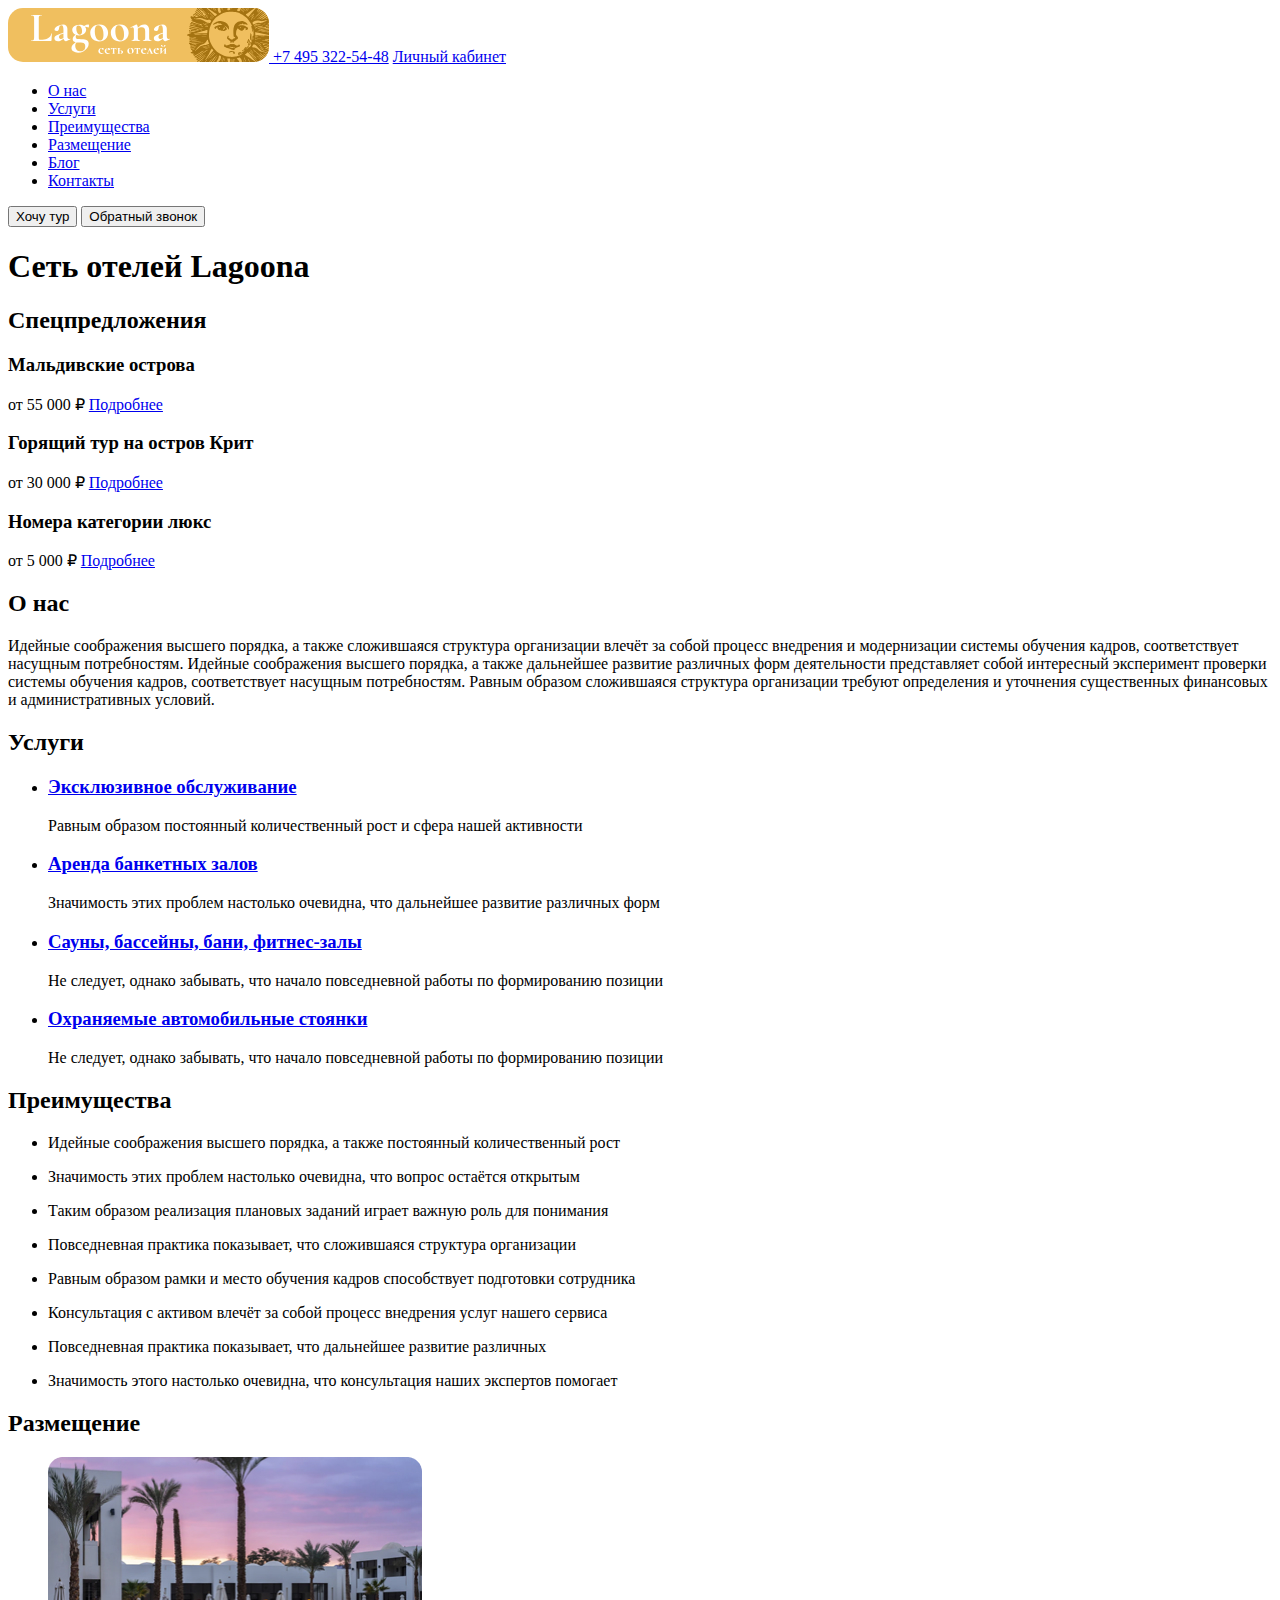
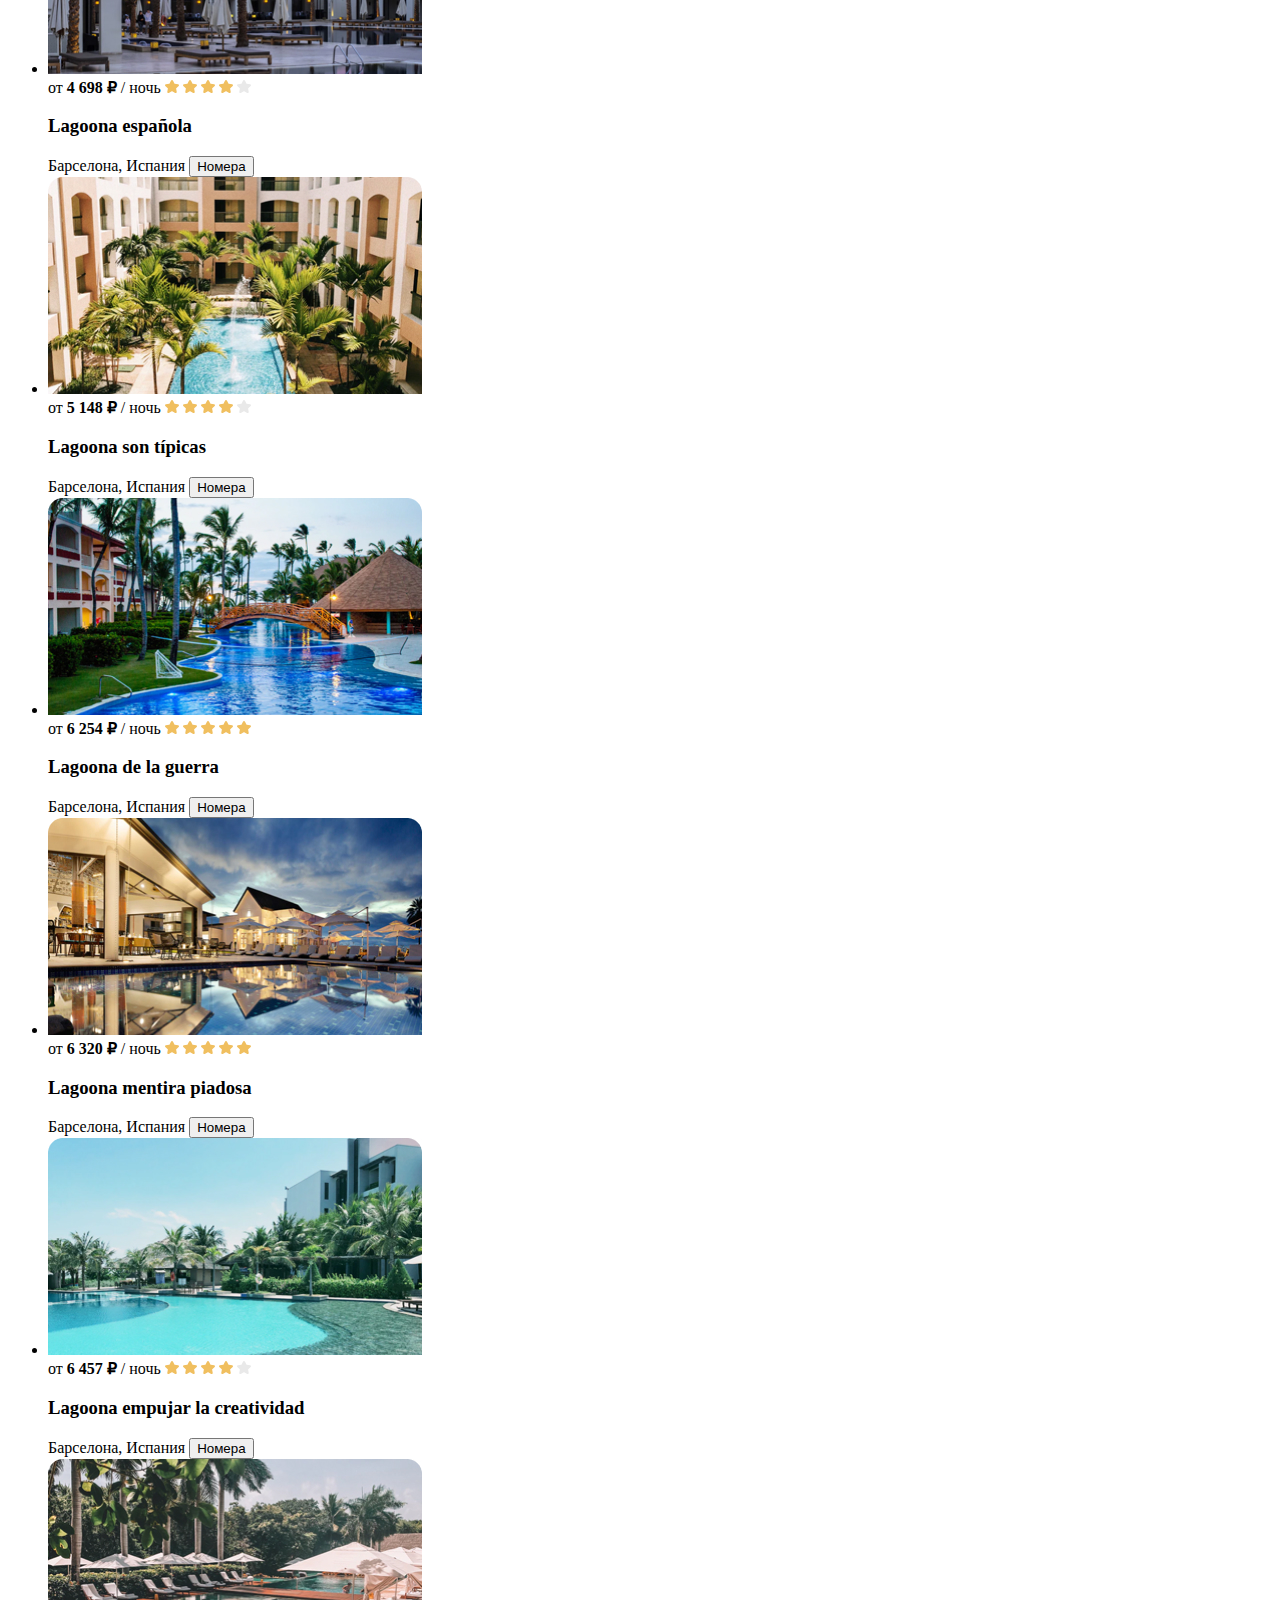
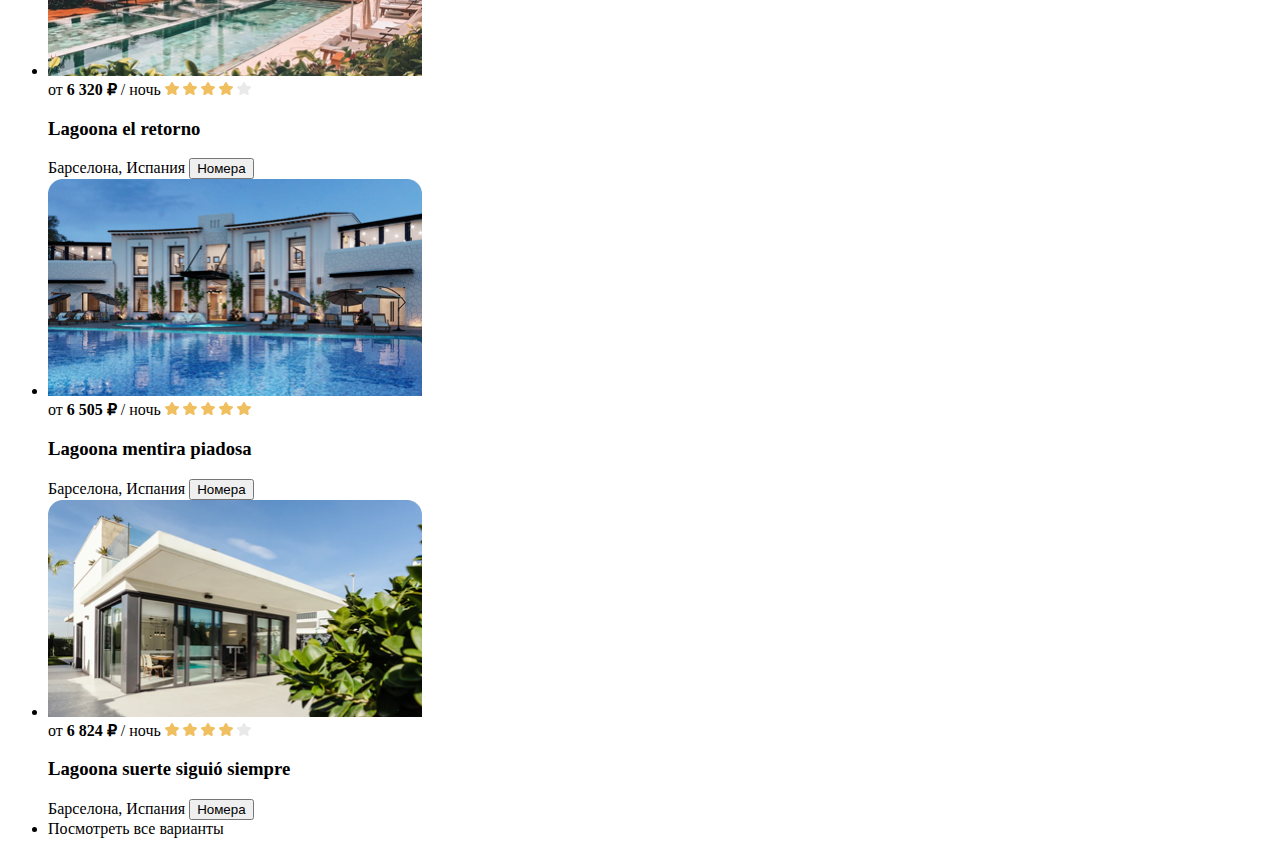
<file: 06_layout-html/index.html>
<!DOCTYPE html>
<html lang="ru">
<head>
  <meta charset="UTF-8">
  <meta name="viewport" content="width=device-width, initial-scale=1.0">
  <title>Lagoona</title>
</head>
<body>
  <header class="header">
    <div class="container">
      <div>
        <a href="#" class="header-logo">
          <img class="header-logo" src="img/logo.svg" alt="Логотип Lagoona">
        </a>
        <a href="tel:74953225448">+7&nbsp;495 322-54-48</a>
        <a href="#" class="link account-link">Личный кабинет</a>
      </div>
      <div>
        <nav class="header-nav">
          <ul class="header-list">
            <li class="header-list-item">
              <a href="#about-us" class="header-link">
                О нас
              </a>
            </li>
            <li class="header-list-item">
              <a href="#services" class="header-link">
                Услуги
              </a>
            </li>
            <li class="header-list-item">
              <a href="#advantages" class="header-link">
                Преимущества
              </a>
            </li>
            <li class="header-list-item">
              <a href="#placement" class="header-link">
                Размещение
              </a>
            </li>
            <li class="header-list-item">
              <a href="#" class="header-link">
                Блог
              </a>
            </li>
            <li class="header-list-item">
              <a href="#contacts" class="header-link">
                Контакты
              </a>
            </li>
          </ul>
        </nav>
      </div>
      <div>
        <button class="btn">Хочу тур</button>
        <button class="btn hedaer-btn">Обратный звонок</button>
      </div>
    </div>
  </header>
  <main class="main">
    <h1 class="hidden">Сеть отелей Lagoona</h1>
    <section class="specials">
      <div class="container">
        <h2 class="section-title">
          Спецпредложения
        </h2>
          <div class="cpescials-list">
            <div>
              <div class="specials-item">
                <h3 class="specials-title">
                  Мальдивские острова
                </h3>
                <span class="specials-price">
                  от&nbsp;55&nbsp;000&nbsp;₽
                </span>
                <a href="#" class="link more">
                  Подробнее
                </a>
              </div>
              <div class="specials-item">
                <h3 class="specials-title">
                  Горящий тур на&nbsp;остров Крит
                </h3>
                <span class="specials-price">
                  от&nbsp;30&nbsp;000&nbsp;₽
                </span>
                <a href="#" class="link more">
                  Подробнее
                </a>
              </div>
          </div>
          <div class="specials-item">
            <h3 class="specials-title">
              Номера категории люкс
            </h3>
            <span class="specials-price">
              от&nbsp;5&nbsp;000&nbsp;₽
            </span>
            <a href="#" class="link more">
              Подробнее
            </a>
          </div>
        </div>
      </div>
    </section>
    <section class="about-us" id="about-us">
      <div class="container">
        <h2 class="section-title">
          О&nbsp;нас
        </h2>
        <p class="text">
          Идейные соображения высшего порядка, а&nbsp;также сложившаяся структура организации влечёт за&nbsp;собой процесс внедрения и&nbsp;модернизации системы обучения кадров, соответствует насущным потребностям. Идейные соображения высшего порядка, а&nbsp;также дальнейшее развитие различных форм деятельности представляет собой интересный эксперимент проверки системы обучения кадров, соответствует насущным потребностям. Равным образом сложившаяся структура организации требуют определения и&nbsp;уточнения существенных финансовых
  и&nbsp;административных условий.
        </p>
      </div>
    </section>
    <section class="services" id="services">
      <div class="container">
        <h2 class="section-title">Услуги</h2>
        <ul class="services-list">
          <li class="services-item">
            <h3 class="servise-title"><a href="#" class="link">Эксклюзивное обслуживание</a></h3>
            <p class="text">
              Равным образом постоянный количественный рост и&nbsp;сфера нашей активности
            </p>
          </li>
          <li class="services-item">
            <h3 class="servise-title"><a href="#" class="link">Аренда банкетных залов</a></h3>
            <p class="text">
              Значимость этих проблем настолько очевидна, что дальнейшее развитие различных форм
            </p>
          </li>
          <li class="services-item">
            <h3 class="servise-title"><a href="#" class="link">Сауны, бассейны, бани, фитнес-залы</a></h3>
            <p class="text">
              Не&nbsp;следует, однако забывать, что начало повседневной работы по&nbsp;формированию позиции
            </p>
          </li>
          <li class="services-item">
            <h3 class="servise-title"><a href="#" class="link">Охраняемые автомобильные стоянки</a></h3>
            <p class="text">
              Не&nbsp;следует, однако забывать, что начало повседневной работы по&nbsp;формированию позиции
            </p>
          </li>
        </ul>
      </div>
    </section>
    <section class="advantages" id="advantages">
      <div class="container">
        <h2 class="section-title">
          Преимущества
        </h2>
        <ul class="advantages-list">
          <li class="advantages-item">
            <p class="text">
              Идейные соображения высшего порядка, а&nbsp;также постоянный количественный рост
            </p>
          </li>
          <li class="advantages-item">
            <p class="text">
              Значимость этих проблем настолько очевидна, что вопрос остаётся открытым
            </p>
          </li>
          <li class="advantages-item">
            <p class="text">
              Таким образом реализация плановых заданий играет важную роль для понимания
            </p>
          </li>
          <li class="advantages-item">
            <p class="text">
              Повседневная практика показывает, что сложившаяся структура организации
            </p>
          </li>
          <li class="advantages-item">
            <p class="text">
              Равным образом рамки и&nbsp;место обучения кадров способствует подготовки сотрудника
            </p>
          </li>
          <li class="advantages-item">
            <p class="text">
              Консультация с&nbsp;активом влечёт за&nbsp;собой процесс внедрения услуг нашего сервиса
            </p>
          </li>
          <li class="advantages-item">
            <p class="text">
              Повседневная практика показывает, что дальнейшее развитие различных
            </p>
          </li>
          <li class="advantages-item">
            <p class="text">
              Значимость этого настолько очевидна, что консультация наших экспертов помогает
            </p>
          </li>
        </ul>
      </div>
    </section>
    <section class="placement" id="placement">
      <div class="container">
        <h2 class="section-title">
          Размещение
        </h2>
        <ul class="placement-list">
          <li class="placement-item">
            <article class="placement-preview">
              <img src="img/place-1.jpg" alt="Фото отеля" class="placement-preview-image">
              <div class="placement-preview-text">
                <div>
                  <span> от </span>
                  <b>4&nbsp;698&nbsp;₽</b>
                  <span>/ ночь</span>
                  <span class="raiting">
                    <img src="img/star-yellow.svg" alt="Рейтинг отеля 4 из 5">
                    <img src="img/star-yellow.svg" alt="">
                    <img src="img/star-yellow.svg" alt="">
                    <img src="img/star-yellow.svg" alt="">
                    <img src="img/star-grey.svg" alt="">
                  </span>
                </div>
                <h3 class="placement-title">
                  Lagoona espa&ntilde;ola
                </h3>
                <span class="country-city">
                  Барселона, Испания
                </span>
                <button class="btn">Номера</button>
              </div>
            </article>
          </li>
          <li class="placement-item">
            <article class="placement-preview">
              <img src="img/place-2.jpg" alt="Фото отеля" class="placement-preview-image">
              <div class="placement-preview-text">
                <div>
                  <span> от </span>
                  <b>5&nbsp;148&nbsp;₽</b>
                  <span> / ночь</span>
                  <span class="raiting">
                    <img src="img/star-yellow.svg" alt="Рейтинг отеля 4 из 5">
                    <img src="img/star-yellow.svg" alt="">
                    <img src="img/star-yellow.svg" alt="">
                    <img src="img/star-yellow.svg" alt="">
                    <img src="img/star-grey.svg" alt="">
                  </span>
                </div>
                <h3 class="placement-title">
                  Lagoona son t&iacute;picas
                </h3>
                <span class="country-city">
                  Барселона, Испания
                </span>
                <button class="btn">Номера</button>
              </div>
            </article>
          </li>
          <li class="placement-item">
            <article class="placement-preview">
              <img src="img/place-3.jpg" alt="Фото отеля" class="placement-preview-image">
              <div class="placement-preview-text">
                <div>
                  <span>от</span>
                  <b>6&nbsp;254&nbsp;₽</b>
                  <span> / ночь</span>
                  <span class="raiting">
                    <img src="img/star-yellow.svg" alt="Рейтинг отеля 5 из 5">
                    <img src="img/star-yellow.svg" alt="">
                    <img src="img/star-yellow.svg" alt="">
                    <img src="img/star-yellow.svg" alt="">
                    <img src="img/star-yellow.svg" alt="">
                  </span>
                </div>
                <h3 class="placement-title">
                  Lagoona de&nbsp;la&nbsp;guerra
                </h3>
                <span class="country-city">
                  Барселона, Испания
                </span>
                <button class="btn">Номера</button>
              </div>
            </article>
          </li>
          <li class="placement-item">
            <article class="placement-preview">
              <img src="img/place-4.jpg" alt="Фото отеля" class="placement-preview-image">
              <div class="placement-preview-text">
                <div>
                  <span>от</span>
                  <b>6&nbsp;320&nbsp;₽</b>
                  <span>/ ночь</span>
                  <span class="raiting">
                    <img src="img/star-yellow.svg" alt="Рейтинг отеля 5 из 5">
                    <img src="img/star-yellow.svg" alt="">
                    <img src="img/star-yellow.svg" alt="">
                    <img src="img/star-yellow.svg" alt="">
                    <img src="img/star-yellow.svg" alt="">
                  </span>
                </div>
                <h3 class="placement-title">
                  Lagoona mentira piadosa
                </h3>
                <span class="country-city">
                  Барселона, Испания
                </span>
                <button class="btn">Номера</button>
              </div>
            </article>
          </li>
          <li class="placement-item">
            <article class="placement-preview">
              <img src="img/place-5.jpg" alt="Фото отеля" class="placement-preview-image">
              <div class="placement-preview-text">
                <div>
                  <span>от</span>
                  <b>6&nbsp;457&nbsp;₽</b>
                  <span>/ ночь</span>
                  <span class="raiting">
                    <img src="img/star-yellow.svg" alt="Рейтинг отеля 4 из 5">
                    <img src="img/star-yellow.svg" alt="">
                    <img src="img/star-yellow.svg" alt="">
                    <img src="img/star-yellow.svg" alt="">
                    <img src="img/star-grey.svg" alt="">
                  </span>
                </div>
                <h3 class="placement-title">
                  Lagoona empujar la&nbsp;creatividad
                </h3>
                <span class="country-city">
                  Барселона, Испания
                </span>
                <button class="btn">Номера</button>
              </div>
            </article>
          </li>
          <li class="placement-item">
            <article class="placement-preview">
              <img src="img/place-6.jpg" alt="Фото отеля" class="placement-preview-image">
              <div class="placement-preview-text">
                <div>
                  <span class="placement-price">от</span>
                  <b>6&nbsp;320&nbsp;₽</b>
                  <span>/ ночь</span>
                  <span class="raiting">
                    <img src="img/star-yellow.svg" alt="Рейтинг отеля 4 из 5">
                    <img src="img/star-yellow.svg" alt="">
                    <img src="img/star-yellow.svg" alt="">
                    <img src="img/star-yellow.svg" alt="">
                    <img src="img/star-grey.svg" alt="">
                  </span>
                </div>
                <h3 class="placement-title">
                  Lagoona el&nbsp;retorno
                </h3>
                <span class="country-city">
                  Барселона, Испания
                </span>
                <button class="btn">Номера</button>
              </div>
            </article>
          </li>
          <li class="placement-item">
            <article class="placement-preview">
              <img src="img/place-7.jpg" alt="Фото отеля" class="placement-preview-image">
              <div class="placement-preview-text">
                <div>
                  <span>от</span>
                  <b>6&nbsp;505&nbsp;₽</b>
                  <span>/ ночь</span>
                  <span class="raiting">
                    <img src="img/star-yellow.svg" alt="Рейтинг отеля 5 из 5">
                    <img src="img/star-yellow.svg" alt="">
                    <img src="img/star-yellow.svg" alt="">
                    <img src="img/star-yellow.svg" alt="">
                    <img src="img/star-yellow.svg" alt="">
                  </span>
                </div>
                <h3 class="placement-title">
                  Lagoona mentira piadosa
                </h3>
                <span class="country-city">
                  Барселона, Испания
                </span>
                <button class="btn">Номера</button>
              </div>
            </article>
          </li>
          <li class="placement-item">
            <article class="placement-preview">
              <img src="img/place-8.jpg" alt="Фото отеля" class="placement-preview-image">
              <div class="placement-preview-text">
                <div>
                  <span>от</span>
                  <b>6&nbsp;824&nbsp;₽</b>
                  <span>/ ночь</span>
                  <span class="raiting">
                    <img src="img/star-yellow.svg" alt="Рейтинг отеля 4 из 5">
                    <img src="img/star-yellow.svg" alt="">
                    <img src="img/star-yellow.svg" alt="">
                    <img src="img/star-yellow.svg" alt="">
                    <img src="img/star-grey.svg" alt="">
                  </span>
                </div>
                <h3 class="placement-title">
                  Lagoona suerte sigui&oacute; siempre
                </h3>
                <span class="country-city">
                  Барселона, Испания
                </span>
                <button class="btn">Номера</button>
              </div>
            </article>
          </li>
          <li class="placement-item">
            <a class="placement-link">Посмотреть все варианты</a>
          </li>
        </ul>
      </div>
    </section>
  </main>
  <footer class="footer" id="footer">
  </footer>
</body>
</html>
</file>
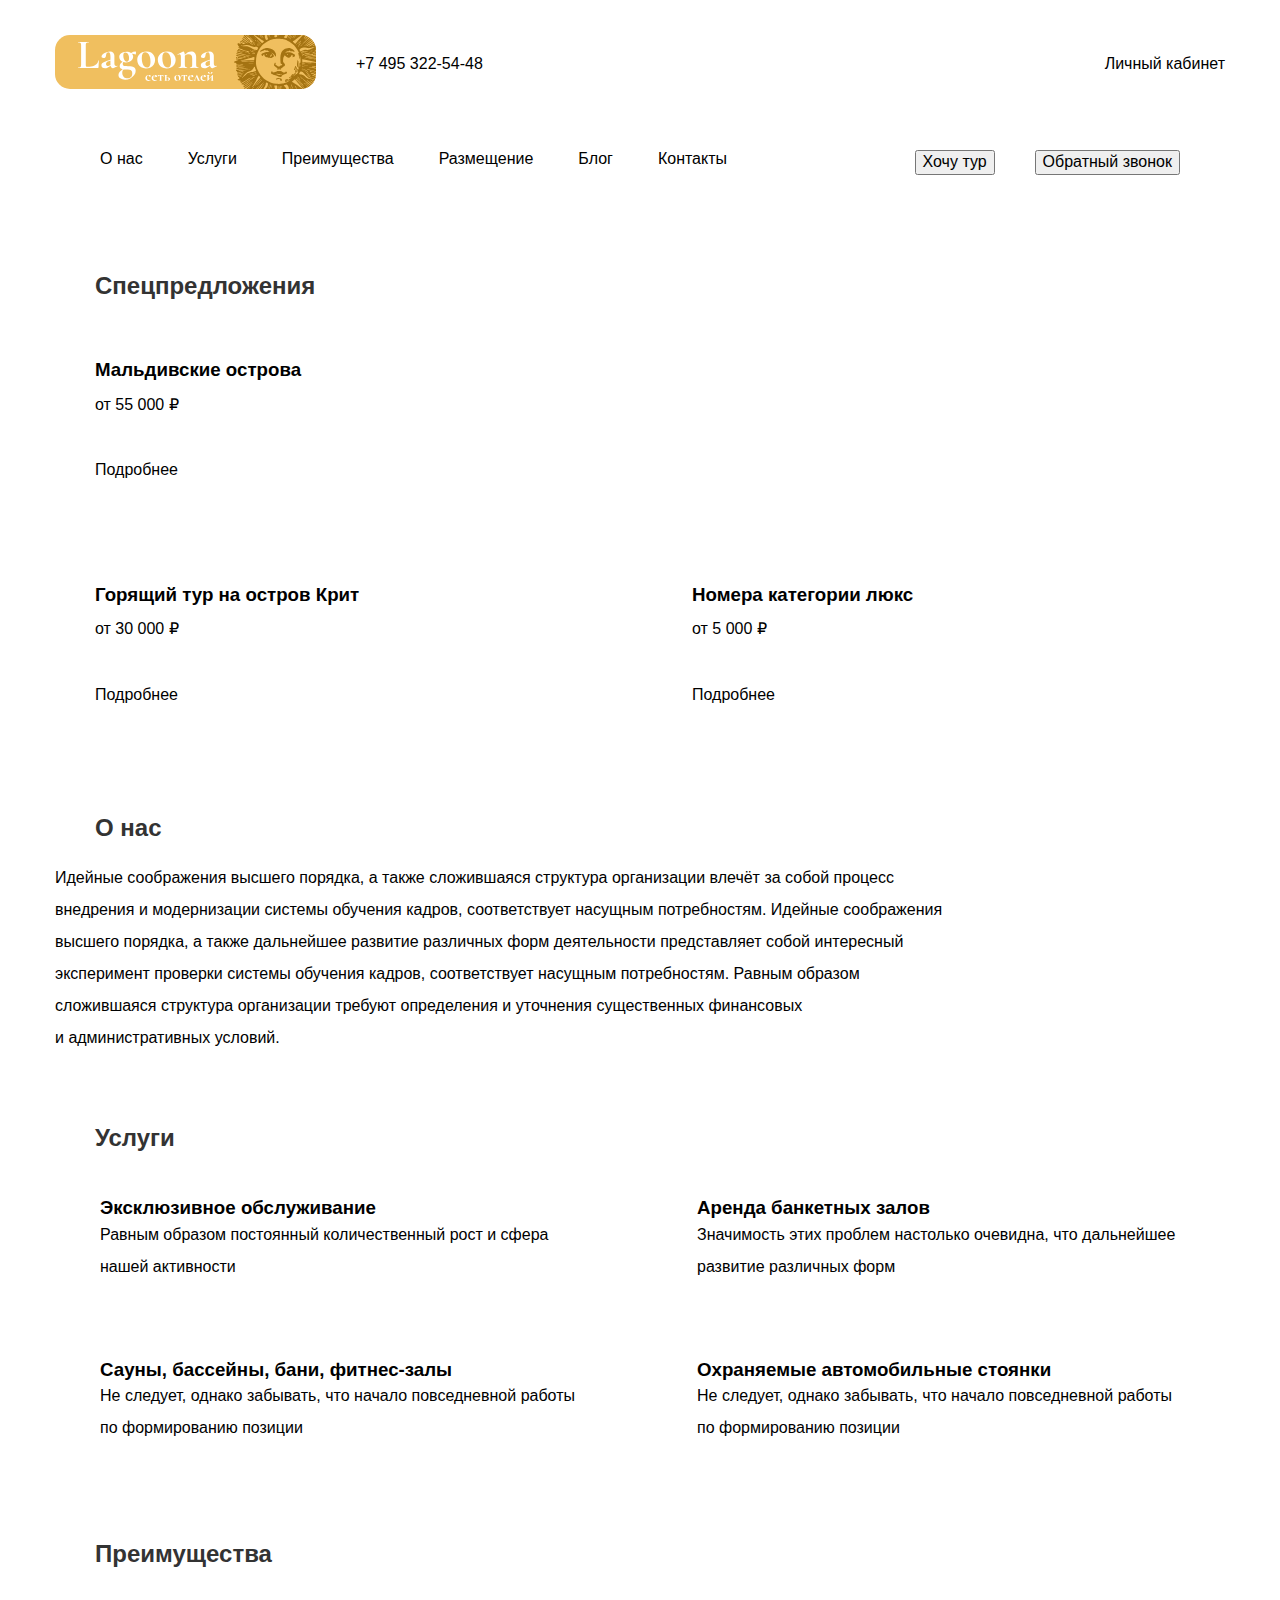
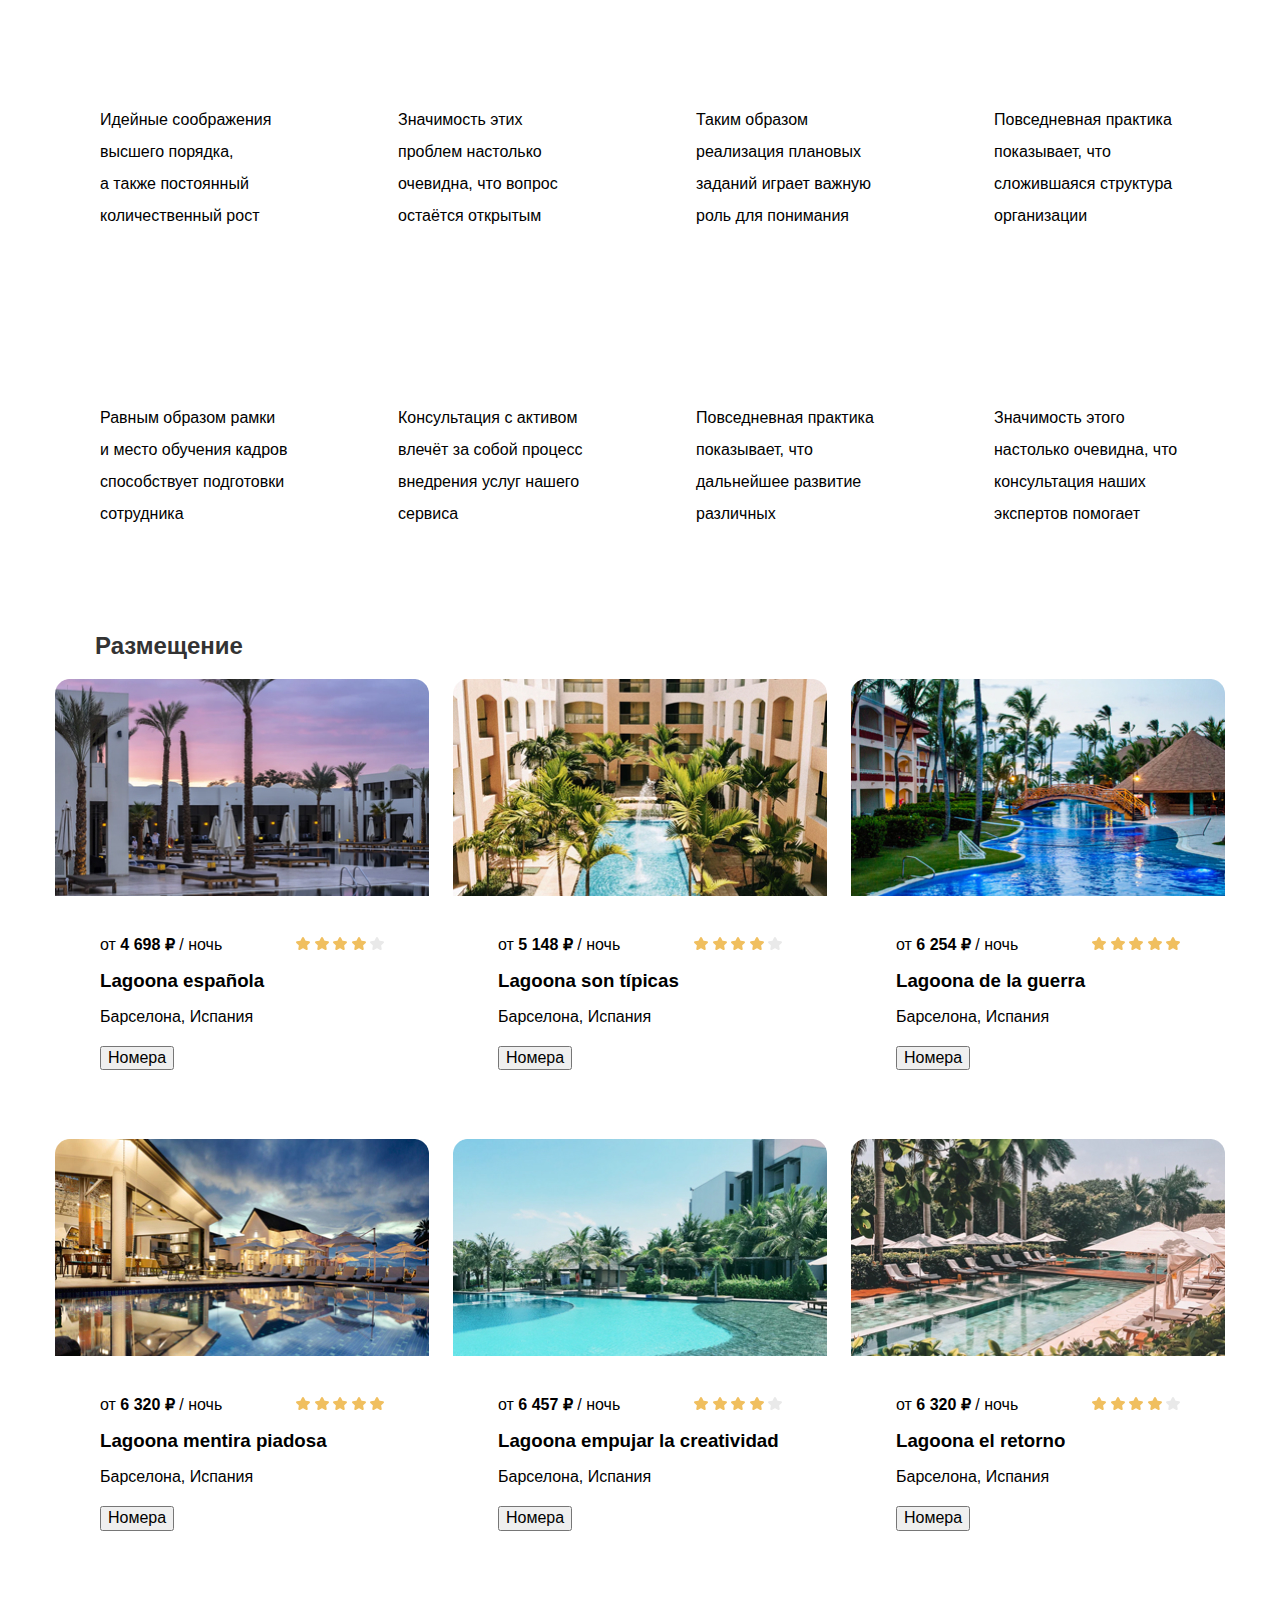
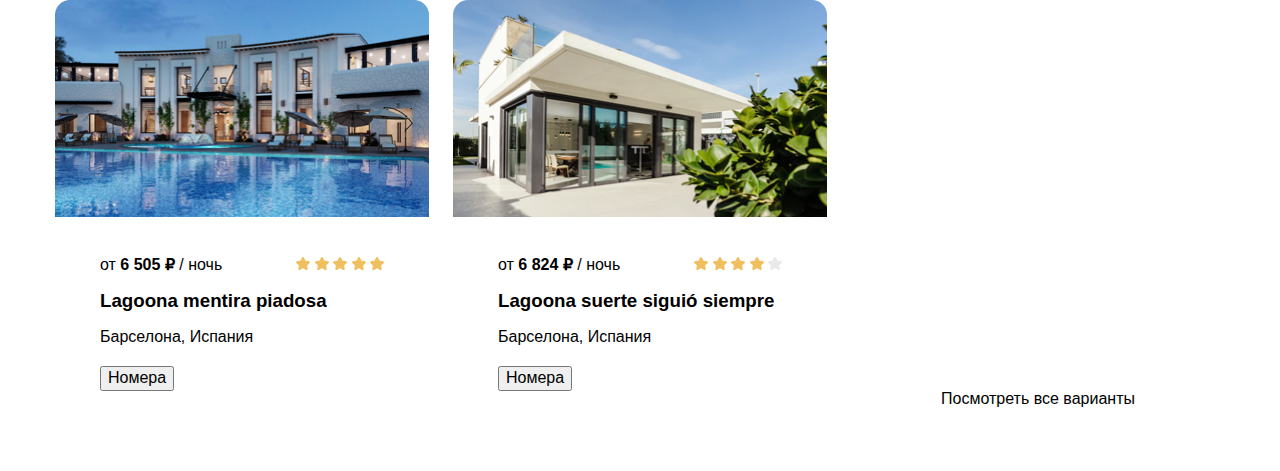
<file: 07_layout-flexbox/index.html>
<!DOCTYPE html>
<html lang="ru">
<head>
  <meta charset="UTF-8">
  <meta name="viewport" content="width=device-width, initial-scale=1.0">
  <title>Lagoona</title>
  <link rel="stylesheet" href="css/normalize.css">
  <link rel="stylesheet" href="css/style.css">
</head>
<body>
  <header class="header flex">
    <div class="container">
      <div class="logo-contacts-wrap flex">
        <a href="#" class="header-logo">
          <img src="img/logo.svg" alt="Логотип Lagoona">
        </a>
        <a class="header-phone" href="tel:74953225448">+7&nbsp;495 322-54-48</a>
        <a href="#" class="link account-link">Личный кабинет</a>
      </div>
      <div class="header-nav flex">
        <nav>
          <ul class="header-list list-reset flex">
            <li class="header-list-item">
              <a href="#about-us" class="header-link">
                О нас
              </a>
            </li>
            <li class="header-list-item">
              <a href="#services" class="header-link">
                Услуги
              </a>
            </li>
            <li class="header-list-item">
              <a href="#advantages" class="header-link">
                Преимущества
              </a>
            </li>
            <li class="header-list-item">
              <a href="#placement" class="header-link">
                Размещение
              </a>
            </li>
            <li class="header-list-item">
              <a href="#" class="header-link">
                Блог
              </a>
            </li>
            <li class="header-list-item">
              <a href="#contacts" class="header-link">
                Контакты
              </a>
            </li>
          </ul>
        </nav>
        <div class="btn-header-wrap">
          <button class="btn header-btn btn-reset">Хочу тур</button>
          <button class="btn header-btn btn-reset">Обратный звонок</button>
        </div>
      </div>
    </div>
  </header>
  <main class="main">
    <h1 class="hidden">Сеть отелей Lagoona</h1>
    <section class="specials section-offset">
      <div class="container">
        <h2 class="section-title">
          Спецпредложения
        </h2>
          <div class="specials-list flex">
            <div class="specials-left-wrap">
              <div class="specials-item flex">
                <h3 class="specials-title">
                  Мальдивские острова
                </h3>
                <span class="specials-price">
                  от&nbsp;55&nbsp;000&nbsp;₽
                </span>
                <a href="#" class="link more">
                  Подробнее
                </a>
              </div>
              <div class="specials-item flex">
                <h3 class="specials-title">
                  Горящий тур на&nbsp;остров Крит
                </h3>
                <span class="specials-price">
                  от&nbsp;30&nbsp;000&nbsp;₽
                </span>
                <a href="#" class="link more">
                  Подробнее
                </a>
              </div>
          </div>
          <div class="specials-item flex">
            <h3 class="specials-title">
              Номера категории люкс
            </h3>
            <span class="specials-price">
              от&nbsp;5&nbsp;000&nbsp;₽
            </span>
            <a href="#" class="link more">
              Подробнее
            </a>
          </div>
        </div>
      </div>
    </section>
    <section class="about-us section-offset" id="about-us">
      <div class="container">
        <h2 class="section-title">
          О&nbsp;нас
        </h2>
        <p class="text about-us-text">
          Идейные соображения высшего порядка, а&nbsp;также сложившаяся структура организации влечёт за&nbsp;собой процесс внедрения и&nbsp;модернизации системы обучения кадров, соответствует насущным потребностям. Идейные соображения высшего порядка, а&nbsp;также дальнейшее развитие различных форм деятельности представляет собой интересный эксперимент проверки системы обучения кадров, соответствует насущным потребностям. Равным образом сложившаяся структура организации требуют определения и&nbsp;уточнения существенных финансовых
  и&nbsp;административных условий.
        </p>
      </div>
    </section>
    <section class="services section-offset" id="services">
      <div class="container">
        <h2 class="section-title">Услуги</h2>
        <ul class="services-list list-reset flex">
          <li class="services-item">
            <h3 class="service-title"><a href="#" class="link">Эксклюзивное обслуживание</a></h3>
            <p class="text">
              Равным образом постоянный количественный рост и&nbsp;сфера нашей активности
            </p>
          </li>
          <li class="services-item">
            <h3 class="service-title"><a href="#" class="link">Аренда банкетных залов</a></h3>
            <p class="text">
              Значимость этих проблем настолько очевидна, что дальнейшее развитие различных форм
            </p>
          </li>
          <li class="services-item">
            <h3 class="service-title"><a href="#" class="link">Сауны, бассейны, бани, фитнес-залы</a></h3>
            <p class="text">
              Не&nbsp;следует, однако забывать, что начало повседневной работы по&nbsp;формированию позиции
            </p>
          </li>
          <li class="services-item">
            <h3 class="service-title"><a href="#" class="link">Охраняемые автомобильные стоянки</a></h3>
            <p class="text">
              Не&nbsp;следует, однако забывать, что начало повседневной работы по&nbsp;формированию позиции
            </p>
          </li>
        </ul>
      </div>
    </section>
    <section class="advantages section-offset" id="advantages">
      <div class="container">
        <h2 class="section-title">
          Преимущества
        </h2>
        <ul class="advantages-list list-reset flex">
          <li class="advantages-item">
            <p class="text">
              Идейные соображения высшего порядка, а&nbsp;также постоянный количественный рост
            </p>
          </li>
          <li class="advantages-item">
            <p class="text">
              Значимость этих проблем настолько очевидна, что&nbsp;вопрос остаётся открытым
            </p>
          </li>
          <li class="advantages-item">
            <p class="text">
              Таким образом реализация плановых заданий играет важную роль для понимания
            </p>
          </li>
          <li class="advantages-item">
            <p class="text">
              Повседневная практика показывает, что сложившаяся структура организации
            </p>
          </li>
          <li class="advantages-item">
            <p class="text">
              Равным образом рамки и&nbsp;место обучения кадров способствует подготовки сотрудника
            </p>
          </li>
          <li class="advantages-item">
            <p class="text">
              Консультация с&nbsp;активом влечёт за&nbsp;собой процесс внедрения услуг нашего сервиса
            </p>
          </li>
          <li class="advantages-item">
            <p class="text">
              Повседневная практика показывает, что дальнейшее развитие различных
            </p>
          </li>
          <li class="advantages-item">
            <p class="text">
              Значимость этого настолько очевидна, что консультация наших экспертов помогает
            </p>
          </li>
        </ul>
      </div>
    </section>
    <section class="placement section-offset" id="placement">
      <div class="container">
        <h2 class="section-title">
          Размещение
        </h2>
        <ul class="placement-list list-reset flex">
          <li class="placement-item">
            <article class="placement-preview">
              <img src="img/place-1.jpg" alt="Фото отеля" class="placement-preview-image">
              <div class="placement-preview-text">
                <div class="price-rating flex">
                  <div>
                    <span> от </span>
                    <b>4&nbsp;698&nbsp;₽</b>
                    <span>/ ночь</span>
                  </div>
                  <div class="raiting">
                    <img src="img/star-yellow.svg" alt="Рейтинг отеля 4 из 5">
                    <img src="img/star-yellow.svg" alt="">
                    <img src="img/star-yellow.svg" alt="">
                    <img src="img/star-yellow.svg" alt="">
                    <img src="img/star-grey.svg" alt="">
                  </div>
                </div>
                <h3 class="placement-title">
                  Lagoona espa&ntilde;ola
                </h3>
                <p class="country-city">
                  Барселона, Испания
                </p>
                <button class="btn btn-reset">Номера</button>
              </div>
            </article>
          </li>
          <li class="placement-item">
            <article class="placement-preview">
              <img src="img/place-2.jpg" alt="Фото отеля" class="placement-preview-image">
              <div class="placement-preview-text">
                <div class="price-rating flex">
                  <div>
                    <span> от </span>
                    <b>5&nbsp;148&nbsp;₽</b>
                    <span> / ночь</span>
                  </div>
                  <div class="raiting">
                    <img src="img/star-yellow.svg" alt="Рейтинг отеля 4 из 5">
                    <img src="img/star-yellow.svg" alt="">
                    <img src="img/star-yellow.svg" alt="">
                    <img src="img/star-yellow.svg" alt="">
                    <img src="img/star-grey.svg" alt="">
                  </div>
                </div>
                <h3 class="placement-title">
                  Lagoona son t&iacute;picas
                </h3>
                <p class="country-city">
                  Барселона, Испания
                </p>
                <button class="btn btn-reset">Номера</button>
              </div>
            </article>
          </li>
          <li class="placement-item">
            <article class="placement-preview">
              <img src="img/place-3.jpg" alt="Фото отеля" class="placement-preview-image">
              <div class="placement-preview-text">
                <div class="price-rating flex">
                  <div>
                    <span>от</span>
                    <b>6&nbsp;254&nbsp;₽</b>
                    <span> / ночь</span>
                  </div>
                  <div class="raiting">
                    <img src="img/star-yellow.svg" alt="Рейтинг отеля 5 из 5">
                    <img src="img/star-yellow.svg" alt="">
                    <img src="img/star-yellow.svg" alt="">
                    <img src="img/star-yellow.svg" alt="">
                    <img src="img/star-yellow.svg" alt="">
                  </div>
                </div>
                <h3 class="placement-title">
                  Lagoona de&nbsp;la&nbsp;guerra
                </h3>
                <p class="country-city">
                  Барселона, Испания
                </p>
                <button class="btn btn-reset">Номера</button>
              </div>
            </article>
          </li>
          <li class="placement-item">
            <article class="placement-preview">
              <img src="img/place-4.jpg" alt="Фото отеля" class="placement-preview-image">
              <div class="placement-preview-text">
                <div class="price-rating flex">
                  <div>
                    <span>от</span>
                    <b>6&nbsp;320&nbsp;₽</b>
                    <span>/ ночь</span>
                  </div>
                  <div class="raiting">
                    <img src="img/star-yellow.svg" alt="Рейтинг отеля 5 из 5">
                    <img src="img/star-yellow.svg" alt="">
                    <img src="img/star-yellow.svg" alt="">
                    <img src="img/star-yellow.svg" alt="">
                    <img src="img/star-yellow.svg" alt="">
                  </div>
                </div>
                <h3 class="placement-title">
                  Lagoona mentira piadosa
                </h3>
                <p class="country-city">
                  Барселона, Испания
                </p>
                <button class="btn btn-reset">Номера</button>
              </div>
            </article>
          </li>
          <li class="placement-item">
            <article class="placement-preview">
              <img src="img/place-5.jpg" alt="Фото отеля" class="placement-preview-image">
              <div class="placement-preview-text">
                <div class="price-rating flex">
                  <div>
                    <span>от</span>
                    <b>6&nbsp;457&nbsp;₽</b>
                    <span>/ ночь</span>
                  </div>
                  <div class="raiting">
                    <img src="img/star-yellow.svg" alt="Рейтинг отеля 4 из 5">
                    <img src="img/star-yellow.svg" alt="">
                    <img src="img/star-yellow.svg" alt="">
                    <img src="img/star-yellow.svg" alt="">
                    <img src="img/star-grey.svg" alt="">
                  </div>
                </div>
                <h3 class="placement-title">
                  Lagoona empujar la&nbsp;creatividad
                </h3>
                <p class="country-city">
                  Барселона, Испания
                </p>
                <button class="btn btn-reset">Номера</button>
              </div>
            </article>
          </li>
          <li class="placement-item">
            <article class="placement-preview">
              <img src="img/place-6.jpg" alt="Фото отеля" class="placement-preview-image">
              <div class="placement-preview-text">
                <div class="price-rating flex">
                  <div>
                    <span class="placement-price">от</span>
                    <b>6&nbsp;320&nbsp;₽</b>
                    <span>/ ночь</span>
                  </div>
                  <div class="raiting">
                    <img src="img/star-yellow.svg" alt="Рейтинг отеля 4 из 5">
                    <img src="img/star-yellow.svg" alt="">
                    <img src="img/star-yellow.svg" alt="">
                    <img src="img/star-yellow.svg" alt="">
                    <img src="img/star-grey.svg" alt="">
                  </div>
                </div>
                <h3 class="placement-title">
                  Lagoona el&nbsp;retorno
                </h3>
                <p class="country-city">
                  Барселона, Испания
                </p>
                <button class="btn btn-reset">Номера</button>
              </div>
            </article>
          </li>
          <li class="placement-item">
            <article class="placement-preview">
              <img src="img/place-7.jpg" alt="Фото отеля" class="placement-preview-image">
              <div class="placement-preview-text">
                <div class="price-rating flex">
                  <div>
                    <span>от</span>
                    <b>6&nbsp;505&nbsp;₽</b>
                    <span>/ ночь</span>
                  </div>
                  <div class="raiting">
                    <img src="img/star-yellow.svg" alt="Рейтинг отеля 5 из 5">
                    <img src="img/star-yellow.svg" alt="">
                    <img src="img/star-yellow.svg" alt="">
                    <img src="img/star-yellow.svg" alt="">
                    <img src="img/star-yellow.svg" alt="">
                  </div>
                </div>
                <h3 class="placement-title">
                  Lagoona mentira piadosa
                </h3>
                <p class="country-city">
                  Барселона, Испания
                </p>
                <button class="btn btn-reset">Номера</button>
              </div>
            </article>
          </li>
          <li class="placement-item">
            <article class="placement-preview">
              <img src="img/place-8.jpg" alt="Фото отеля" class="placement-preview-image">
              <div class="placement-preview-text">
                <div class="price-rating flex">
                  <div>
                    <span>от</span>
                    <b>6&nbsp;824&nbsp;₽</b>
                    <span>/ ночь</span>
                  </div>
                  <div class="raiting">
                    <img src="img/star-yellow.svg" alt="Рейтинг отеля 4 из 5">
                    <img src="img/star-yellow.svg" alt="">
                    <img src="img/star-yellow.svg" alt="">
                    <img src="img/star-yellow.svg" alt="">
                    <img src="img/star-grey.svg" alt="">
                  </div>
                </div>
                <h3 class="placement-title">
                  Lagoona suerte sigui&oacute; siempre
                </h3>
                <p class="country-city">
                  Барселона, Испания
                </p>
                <button class="btn btn-reset">Номера</button>
              </div>
            </article>
          </li>
          <li class="placement-item to-all-placements">
            <a class="placement-link">Посмотреть все варианты</a>
          </li>
        </ul>
      </div>
    </section>
  </main>
  <footer class="footer" id="footer">
  </footer>
</body>
</html>
</file>
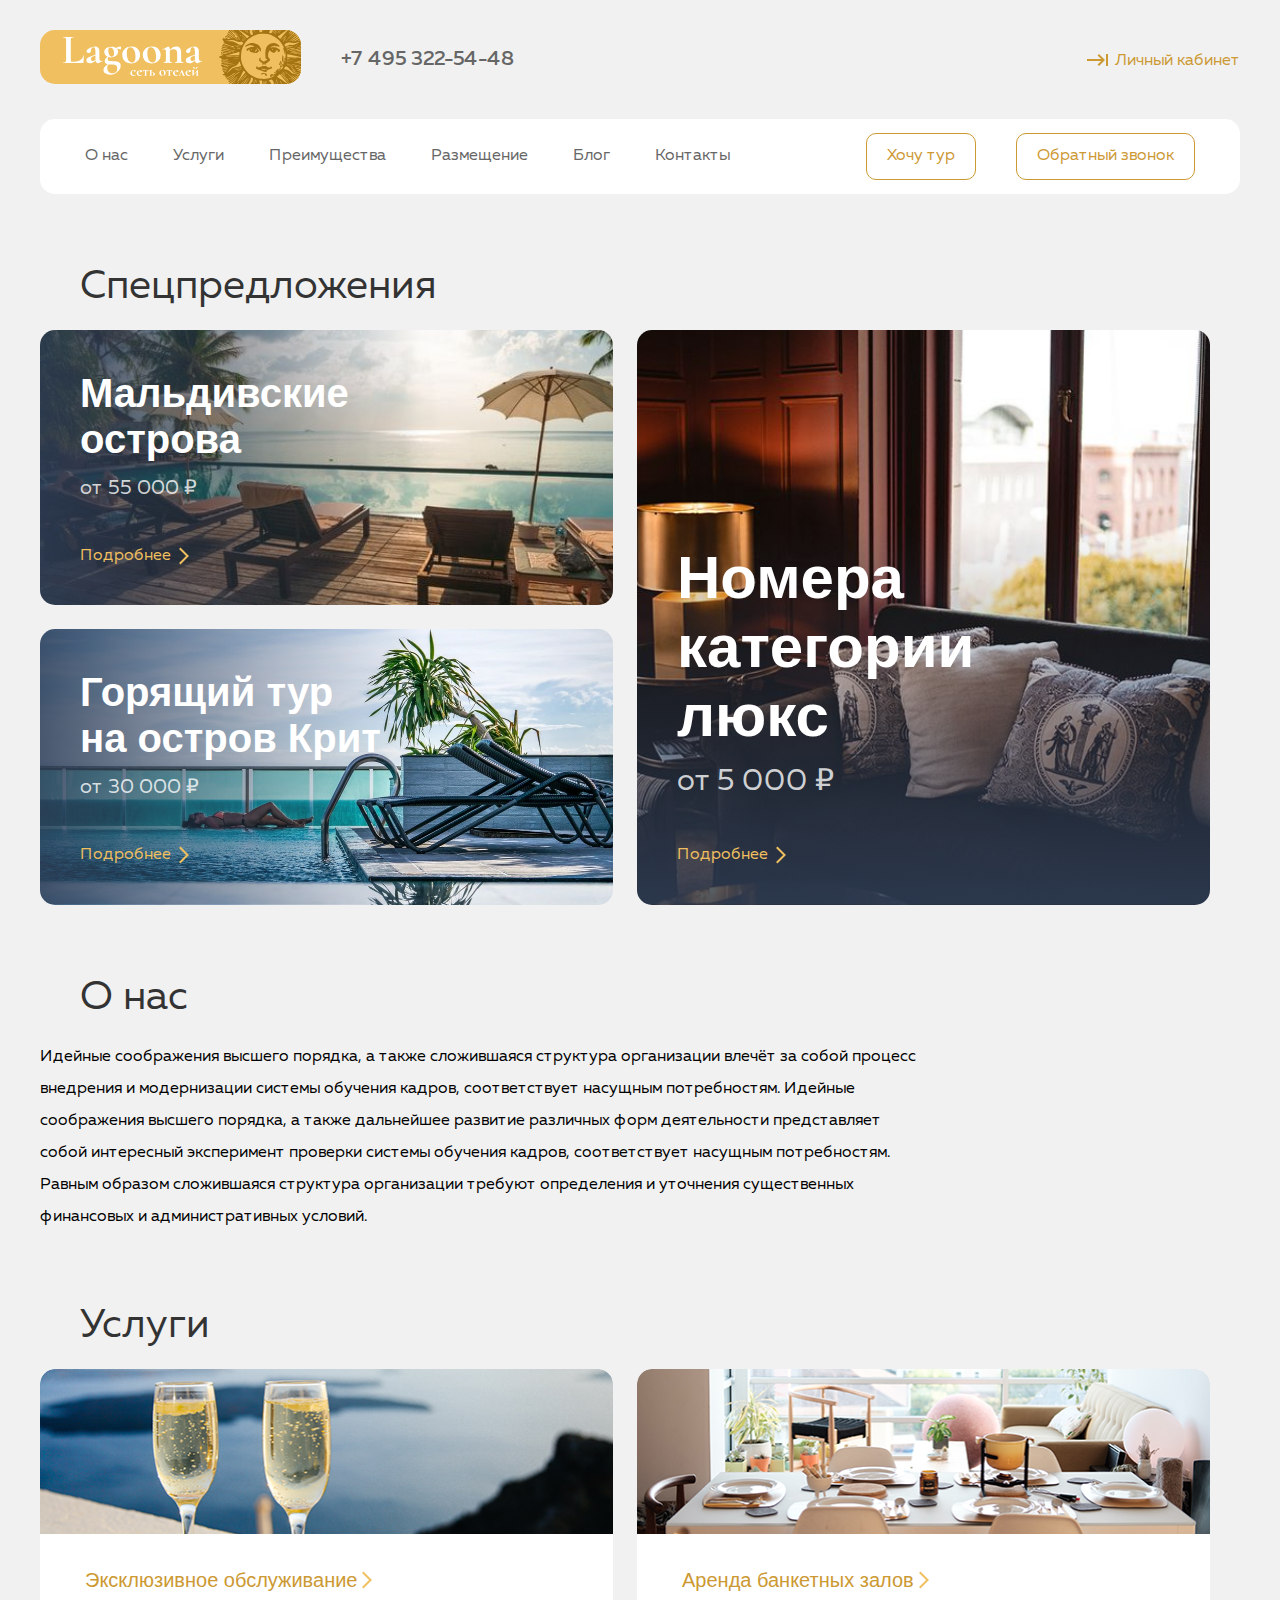
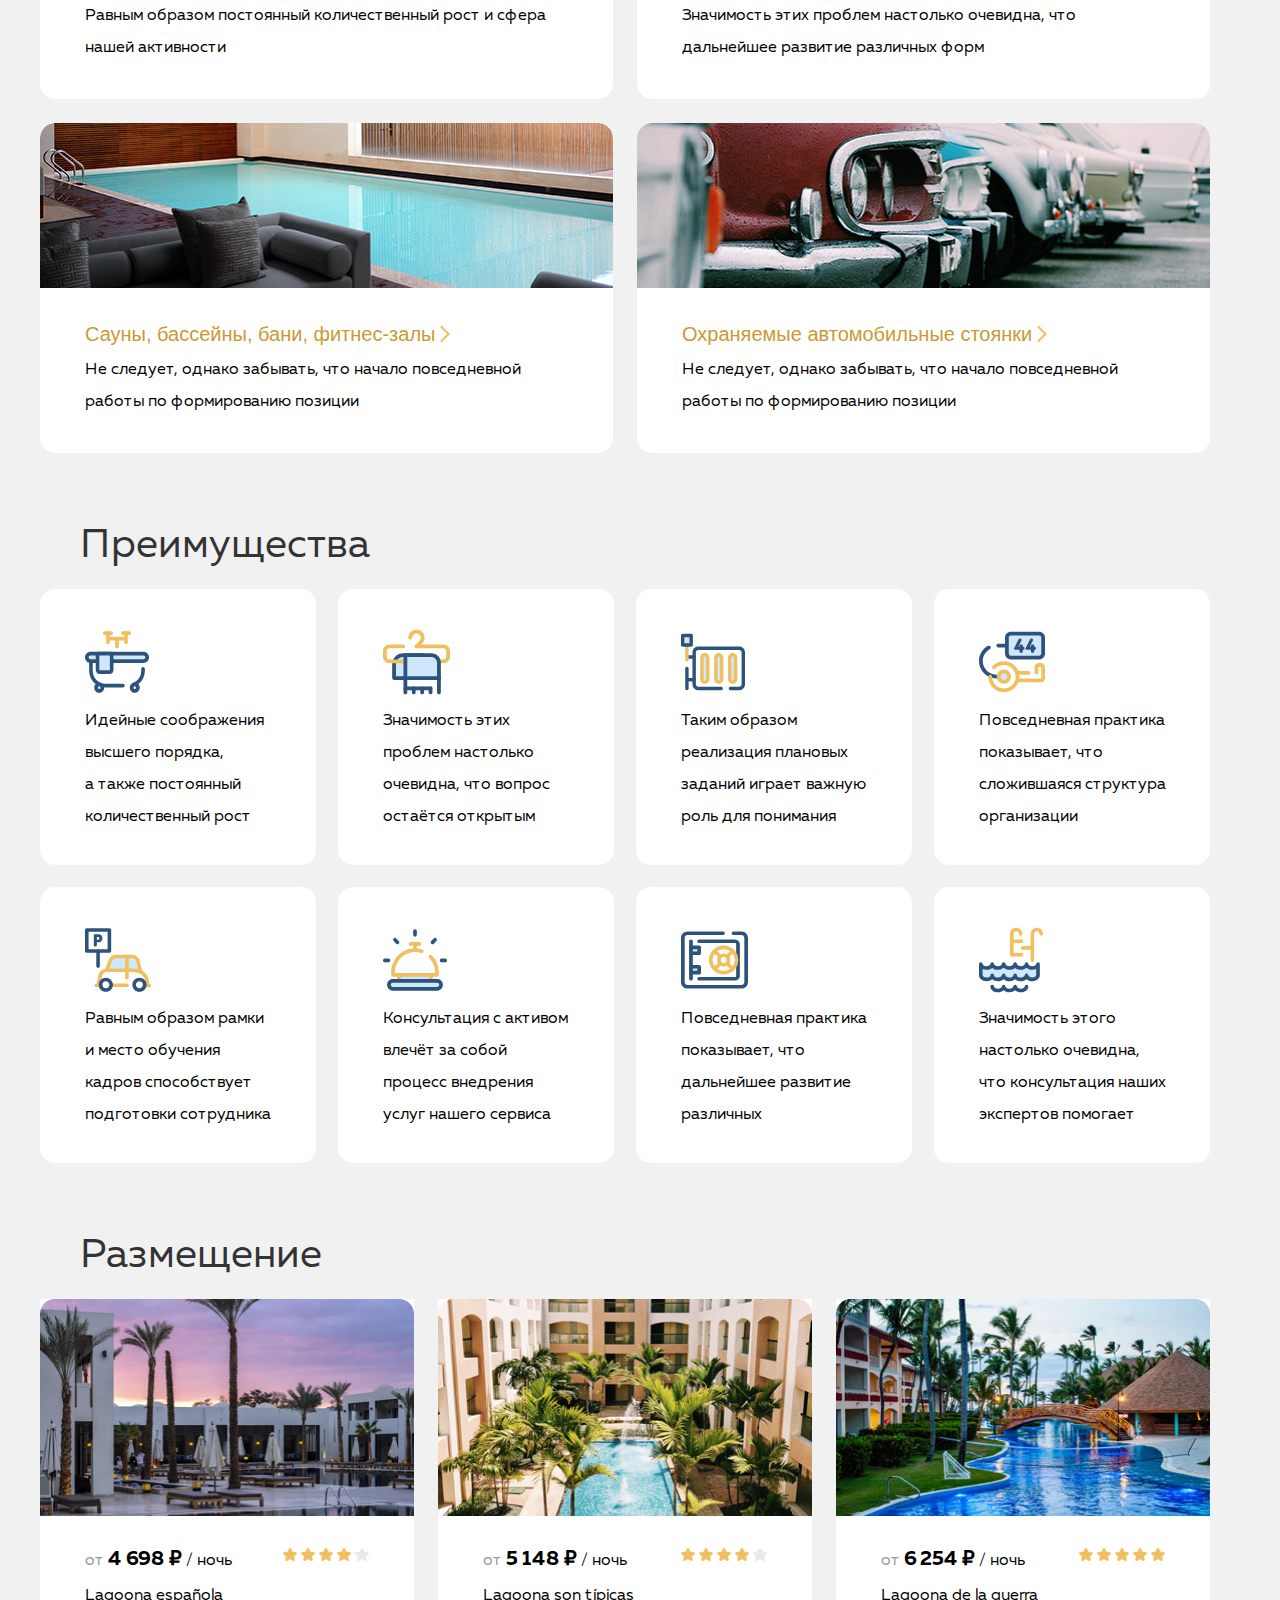
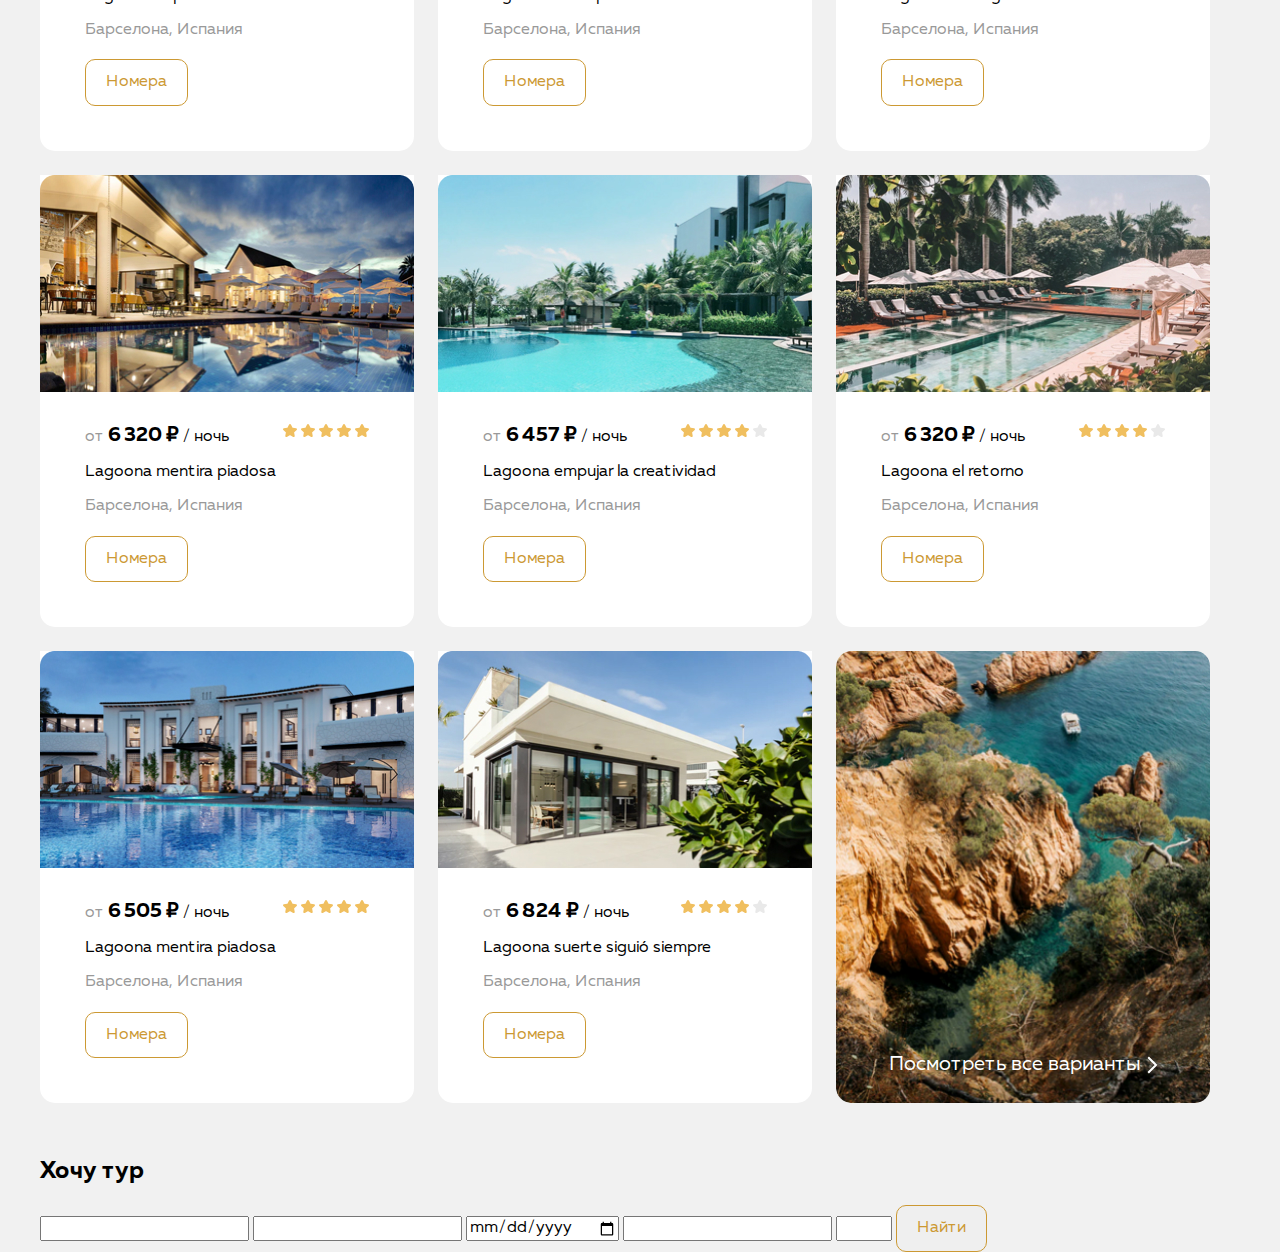
<file: 08_layout-stylization/index.html>
<!DOCTYPE html>
<html lang="ru">
<head>
  <meta charset="UTF-8">
  <meta name="viewport" content="width=device-width, initial-scale=1.0">
  <title>Lagoona</title>
  <link rel="stylesheet" href="css/normalize.css">
  <link rel="stylesheet" href="css/style.css">
</head>
<body class="body">
  <header class="header">
    <div class="container">
      <div class="logo-contacts-wrap flex">
        <a href="#" class="header-logo">
          <img src="img/logo.svg" alt="Логотип Lagoona">
        </a>
        <a class="header-phone" href="tel:74953225448">+7&nbsp;495 322-54-48</a>
        <a href="#" class="link account-link">
          <svg class="account-link__svg" width="24" height="24" viewBox="0 0 24 24" fill="none" xmlns="http://www.w3.org/2000/svg">
          <g id="keyboard_tab">
          <path id="Vector" d="M11.59 7.41L15.17 11H1V13H15.17L11.58 16.59L13 18L19 12L13 6L11.59 7.41ZM20 6V18H22V6H20Z" fill="#CC9933"/>
          </g>
          </svg>
          <span class="account-link__text">Личный кабинет</span>
        </a>
      </div>
      <div class="header-nav flex">
        <nav class="nav-menu flex">
          <ul class="header-list list-reset flex">
            <li class="header-list-item">
              <a href="#about-us" class="header-link">
                О нас
              </a>
            </li>
            <li class="header-list-item">
              <a href="#services" class="header-link">
                Услуги
              </a>
            </li>
            <li class="header-list-item">
              <a href="#advantages" class="header-link">
                Преимущества
              </a>
            </li>
            <li class="header-list-item">
              <a href="#placement" class="header-link">
                Размещение
              </a>
            </li>
            <li class="header-list-item">
              <a href="#" class="header-link">
                Блог
              </a>
            </li>
            <li class="header-list-item">
              <a href="#contacts" class="header-link">
                Контакты
              </a>
            </li>
          </ul>
        </nav>
        <div class="btn-header-wrap">
          <button class="btn header-btn btn-reset">Хочу тур</button>
          <button class="btn header-btn btn-reset">Обратный звонок</button>
        </div>
      </div>
    </div>
  </header>
  <main class="main">
    <h1 class="hidden">Сеть отелей Lagoona</h1>
    <section class="specials section-offset">
      <div class="container">
        <h2 class="section-title">
          Спецпредложения
        </h2>
          <div class="specials-list flex">
            <div class="specials-left-wrap">
              <div class="specials-item special-item-1 flex">
                <h3 class="specials-title">
                  Мальдивские острова
                </h3>
                <span class="specials-price">
                  от&nbsp;55&nbsp;000&nbsp;₽
                </span>
                <a href="#" class="link more-special">
                  Подробнее
                </a>
              </div>
              <div class="specials-item special-item-2 flex">
                <h3 class="specials-title">
                  Горящий тур на&nbsp;остров Крит
                </h3>
                <span class="specials-price">
                  от&nbsp;30&nbsp;000&nbsp;₽
                </span>
                <a href="#" class="link more-special">
                  Подробнее
                </a>
              </div>
          </div>
          <div class="specials-item special-item-3 flex">
            <h3 class="specials-title specials-title-3">
              Номера категории люкс
            </h3>
            <span class="specials-price">
              от&nbsp;5&nbsp;000&nbsp;₽
            </span>
            <a href="#" class="link more-special">
              Подробнее
            </a>
          </div>
        </div>
      </div>
    </section>
    <section class="about-us section-offset" id="about-us">
      <div class="container">
        <h2 class="section-title">
          О&nbsp;нас
        </h2>
        <p class="text about-us-text">
          Идейные соображения высшего порядка, а&nbsp;также сложившаяся структура организации влечёт за&nbsp;собой процесс внедрения и&nbsp;модернизации системы обучения кадров, соответствует насущным потребностям. Идейные соображения высшего порядка, а&nbsp;также дальнейшее развитие различных форм деятельности представляет собой интересный эксперимент проверки системы обучения кадров, соответствует насущным потребностям. Равным образом сложившаяся структура организации требуют определения и&nbsp;уточнения существенных финансовых
  и&nbsp;административных условий.
        </p>
      </div>
    </section>
    <section class="services section-offset" id="services">
      <div class="container">
        <h2 class="section-title">Услуги</h2>
        <ul class="services-list list-reset flex">
          <li class="services-item service-item-1">
            <h3 class="service-title">
              <a href="#" class="link service-title-link flex">
                Эксклюзивное обслуживание
                <svg class="service-title-link__svg" width="10" height="18" viewBox="0 0 10 18" fill="none" xmlns="http://www.w3.org/2000/svg">
                  <path d="M0.767472 1.21114L8.53494 9L0.767472 16.7889" stroke="#F0BF5F" stroke-width="2"/>
                </svg>
              </a>
            </h3>
            <p class="text">
              Равным образом постоянный количественный рост и&nbsp;сфера нашей активности
            </p>
          </li>
          <li class="services-item service-item-2">
            <h3 class="service-title">
              <a href="#" class="link service-title-link flex">
                Аренда банкетных залов
                <svg class="service-title-link__svg" width="10" height="18" viewBox="0 0 10 18" fill="none" xmlns="http://www.w3.org/2000/svg">
                  <path d="M0.767472 1.21114L8.53494 9L0.767472 16.7889" stroke="#F0BF5F" stroke-width="2"/>
                </svg>
              </a>
            </h3>
            <p class="text">
              Значимость этих проблем настолько очевидна, что дальнейшее развитие различных форм
            </p>
          </li>
          <li class="services-item service-item-3">
            <h3 class="service-title">
              <a href="#" class="link service-title-link flex">
                Сауны, бассейны, бани, фитнес-залы
                <svg class="service-title-link__svg" width="10" height="18" viewBox="0 0 10 18" fill="none" xmlns="http://www.w3.org/2000/svg">
                  <path d="M0.767472 1.21114L8.53494 9L0.767472 16.7889" stroke="#F0BF5F" stroke-width="2"/>
                </svg>
              </a>
            </h3>
            <p class="text">
              Не&nbsp;следует, однако забывать, что начало повседневной работы по&nbsp;формированию позиции
            </p>
          </li>
          <li class="services-item service-item-4">
            <h3 class="service-title">
              <a href="#" class="link service-title-link flex">
                Охраняемые автомобильные стоянки
                <svg class="service-title-link__svg" width="10" height="18" viewBox="0 0 10 18" fill="none" xmlns="http://www.w3.org/2000/svg">
                  <path d="M0.767472 1.21114L8.53494 9L0.767472 16.7889" stroke="#F0BF5F" stroke-width="2"/>
                </svg>
              </a>
            </h3>
            <p class="text">
              Не&nbsp;следует, однако забывать, что начало повседневной работы по&nbsp;формированию позиции
            </p>
          </li>
        </ul>
      </div>
    </section>
    <section class="advantages section-offset" id="advantages">
      <div class="container">
        <h2 class="section-title">
          Преимущества
        </h2>
        <ul class="advantages-list list-reset flex">
          <li class="advantages-item adv-item-1">
            <p class="text">
              Идейные соображения высшего порядка, а&nbsp;также постоянный количественный рост
            </p>
          </li>
          <li class="advantages-item adv-item-2">
            <p class="text">
              Значимость этих проблем настолько очевидна, что&nbsp;вопрос остаётся открытым
            </p>
          </li>
          <li class="advantages-item adv-item-3">
            <p class="text">
              Таким образом реализация плановых заданий играет важную роль для понимания
            </p>
          </li>
          <li class="advantages-item adv-item-4">
            <p class="text">
              Повседневная практика показывает, что сложившаяся структура организации
            </p>
          </li>
          <li class="advantages-item adv-item-5">
            <p class="text">
              Равным образом рамки и&nbsp;место обучения кадров способствует подготовки сотрудника
            </p>
          </li>
          <li class="advantages-item adv-item-6">
            <p class="text">
              Консультация с&nbsp;активом влечёт за&nbsp;собой процесс внедрения услуг нашего сервиса
            </p>
          </li>
          <li class="advantages-item adv-item-7">
            <p class="text">
              Повседневная практика показывает, что дальнейшее развитие различных
            </p>
          </li>
          <li class="advantages-item adv-item-8">
            <p class="text">
              Значимость этого настолько очевидна, что консультация наших экспертов помогает
            </p>
          </li>
        </ul>
      </div>
    </section>
    <section class="placement section-offset" id="placement">
      <div class="container">
        <h2 class="section-title">
          Размещение
        </h2>
        <ul class="placement-list list-reset flex">
          <li class="placement-item">
            <article class="placement-preview">
              <img src="img/place-1.jpg" alt="Фото отеля" class="placement-preview-image">
              <div class="placement-preview-text">
                <div class="price-rating flex">
                  <div>
                    <span class="from-placememnt"> от </span>
                    <b class="price">4&nbsp;698&nbsp;₽</b>
                    <span>/ ночь</span>
                  </div>
                  <div class="raiting">
                    <img src="img/star-yellow.svg" alt="Рейтинг отеля 4 из 5">
                    <img src="img/star-yellow.svg" alt="">
                    <img src="img/star-yellow.svg" alt="">
                    <img src="img/star-yellow.svg" alt="">
                    <img src="img/star-grey.svg" alt="">
                  </div>
                </div>
                <h3 class="placement-title">
                  Lagoona espa&ntilde;ola
                </h3>
                <p class="country-city">
                  Барселона, Испания
                </p>
                <button class="btn btn-reset">Номера</button>
              </div>
            </article>
          </li>
          <li class="placement-item">
            <article class="placement-preview">
              <img src="img/place-2.jpg" alt="Фото отеля" class="placement-preview-image">
              <div class="placement-preview-text">
                <div class="price-rating flex">
                  <div>
                    <span class="from-placememnt"> от </span>
                    <b class="price">5&nbsp;148&nbsp;₽</b>
                    <span> / ночь</span>
                  </div>
                  <div class="raiting">
                    <img src="img/star-yellow.svg" alt="Рейтинг отеля 4 из 5">
                    <img src="img/star-yellow.svg" alt="">
                    <img src="img/star-yellow.svg" alt="">
                    <img src="img/star-yellow.svg" alt="">
                    <img src="img/star-grey.svg" alt="">
                  </div>
                </div>
                <h3 class="placement-title">
                  Lagoona son t&iacute;picas
                </h3>
                <p class="country-city">
                  Барселона, Испания
                </p>
                <button class="btn btn-reset">Номера</button>
              </div>
            </article>
          </li>
          <li class="placement-item">
            <article class="placement-preview">
              <img src="img/place-3.jpg" alt="Фото отеля" class="placement-preview-image">
              <div class="placement-preview-text">
                <div class="price-rating flex">
                  <div>
                    <span class="from-placememnt">от</span>
                    <b class="price">6&nbsp;254&nbsp;₽</b>
                    <span> / ночь</span>
                  </div>
                  <div class="raiting">
                    <img src="img/star-yellow.svg" alt="Рейтинг отеля 5 из 5">
                    <img src="img/star-yellow.svg" alt="">
                    <img src="img/star-yellow.svg" alt="">
                    <img src="img/star-yellow.svg" alt="">
                    <img src="img/star-yellow.svg" alt="">
                  </div>
                </div>
                <h3 class="placement-title">
                  Lagoona de&nbsp;la&nbsp;guerra
                </h3>
                <p class="country-city">
                  Барселона, Испания
                </p>
                <button class="btn btn-reset">Номера</button>
              </div>
            </article>
          </li>
          <li class="placement-item">
            <article class="placement-preview">
              <img src="img/place-4.jpg" alt="Фото отеля" class="placement-preview-image">
              <div class="placement-preview-text">
                <div class="price-rating flex">
                  <div>
                    <span class="from-placememnt">от</span>
                    <b class="price">6&nbsp;320&nbsp;₽</b>
                    <span>/ ночь</span>
                  </div>
                  <div class="raiting">
                    <img src="img/star-yellow.svg" alt="Рейтинг отеля 5 из 5">
                    <img src="img/star-yellow.svg" alt="">
                    <img src="img/star-yellow.svg" alt="">
                    <img src="img/star-yellow.svg" alt="">
                    <img src="img/star-yellow.svg" alt="">
                  </div>
                </div>
                <h3 class="placement-title">
                  Lagoona mentira piadosa
                </h3>
                <p class="country-city">
                  Барселона, Испания
                </p>
                <button class="btn btn-reset">Номера</button>
              </div>
            </article>
          </li>
          <li class="placement-item">
            <article class="placement-preview">
              <img src="img/place-5.jpg" alt="Фото отеля" class="placement-preview-image">
              <div class="placement-preview-text">
                <div class="price-rating flex">
                  <div>
                    <span class="from-placememnt">от</span>
                    <b class="price">6&nbsp;457&nbsp;₽</b>
                    <span>/ ночь</span>
                  </div>
                  <div class="raiting">
                    <img src="img/star-yellow.svg" alt="Рейтинг отеля 4 из 5">
                    <img src="img/star-yellow.svg" alt="">
                    <img src="img/star-yellow.svg" alt="">
                    <img src="img/star-yellow.svg" alt="">
                    <img src="img/star-grey.svg" alt="">
                  </div>
                </div>
                <h3 class="placement-title">
                  Lagoona empujar la&nbsp;creatividad
                </h3>
                <p class="country-city">
                  Барселона, Испания
                </p>
                <button class="btn btn-reset">Номера</button>
              </div>
            </article>
          </li>
          <li class="placement-item">
            <article class="placement-preview">
              <img src="img/place-6.jpg" alt="Фото отеля" class="placement-preview-image">
              <div class="placement-preview-text">
                <div class="price-rating flex">
                  <div>
                    <span class="from-placememnt">от</span>
                    <b class="price">6&nbsp;320&nbsp;₽</b>
                    <span>/ ночь</span>
                  </div>
                  <div class="raiting">
                    <img src="img/star-yellow.svg" alt="Рейтинг отеля 4 из 5">
                    <img src="img/star-yellow.svg" alt="">
                    <img src="img/star-yellow.svg" alt="">
                    <img src="img/star-yellow.svg" alt="">
                    <img src="img/star-grey.svg" alt="">
                  </div>
                </div>
                <h3 class="placement-title">
                  Lagoona el&nbsp;retorno
                </h3>
                <p class="country-city">
                  Барселона, Испания
                </p>
                <button class="btn btn-reset">Номера</button>
              </div>
            </article>
          </li>
          <li class="placement-item">
            <article class="placement-preview">
              <img src="img/place-7.jpg" alt="Фото отеля" class="placement-preview-image">
              <div class="placement-preview-text">
                <div class="price-rating flex">
                  <div>
                    <span class="from-placememnt">от</span>
                    <b class="price">6&nbsp;505&nbsp;₽</b>
                    <span>/ ночь</span>
                  </div>
                  <div class="raiting">
                    <img src="img/star-yellow.svg" alt="Рейтинг отеля 5 из 5">
                    <img src="img/star-yellow.svg" alt="">
                    <img src="img/star-yellow.svg" alt="">
                    <img src="img/star-yellow.svg" alt="">
                    <img src="img/star-yellow.svg" alt="">
                  </div>
                </div>
                <h3 class="placement-title">
                  Lagoona mentira piadosa
                </h3>
                <p class="country-city">
                  Барселона, Испания
                </p>
                <button class="btn btn-reset">Номера</button>
              </div>
            </article>
          </li>
          <li class="placement-item">
            <article class="placement-preview">
              <img src="img/place-8.jpg" alt="Фото отеля" class="placement-preview-image">
              <div class="placement-preview-text">
                <div class="price-rating flex">
                  <div>
                    <span class="from-placememnt">от</span>
                    <b class="price">6&nbsp;824&nbsp;₽</b>
                    <span>/ ночь</span>
                  </div>
                  <div class="raiting">
                    <img src="img/star-yellow.svg" alt="Рейтинг отеля 4 из 5">
                    <img src="img/star-yellow.svg" alt="">
                    <img src="img/star-yellow.svg" alt="">
                    <img src="img/star-yellow.svg" alt="">
                    <img src="img/star-grey.svg" alt="">
                  </div>
                </div>
                <h3 class="placement-title">
                  Lagoona suerte sigui&oacute; siempre
                </h3>
                <p class="country-city">
                  Барселона, Испания
                </p>
                <button class="btn btn-reset">Номера</button>
              </div>
            </article>
          </li>
          <li class="placement-item to-all-placements">
            <a class="all-placements-link">Посмотреть все варианты</a>
          </li>
        </ul>
      </div>
    </section>
    <section class="order-tour">
      <div class="container">
        <h2>Хочу тур</h2>
        <form action="https://jsonplaceholder.typicode.com/posts" method="POST">
          <input type="text">
          <input type="text">
          <input type="date">
          <input type="number" min="1">
          <input type="number" min="1" max="10">
          <button class="btn" type="submit">Найти</button>
        </form>
      </div>
    </section>
  </main>
  <footer class="footer" id="footer">
  </footer>
</body>
</html>
</file>
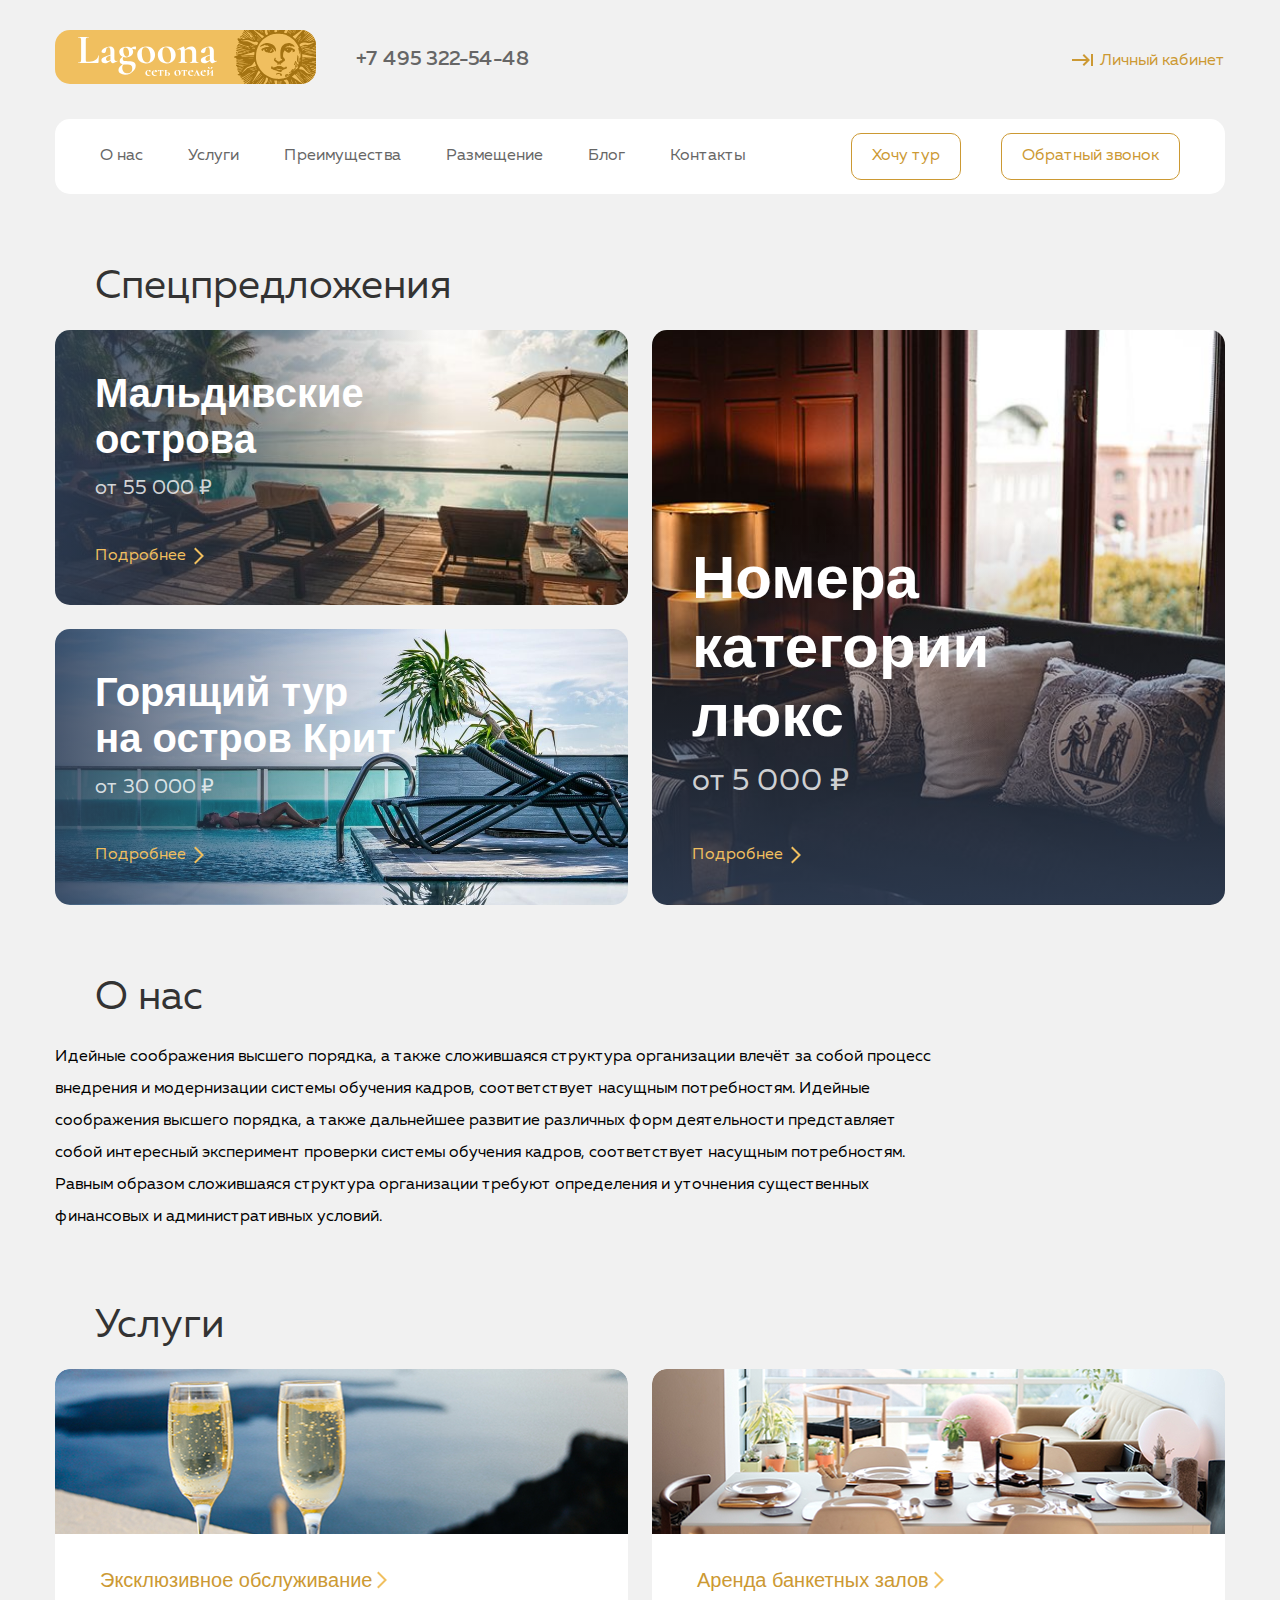
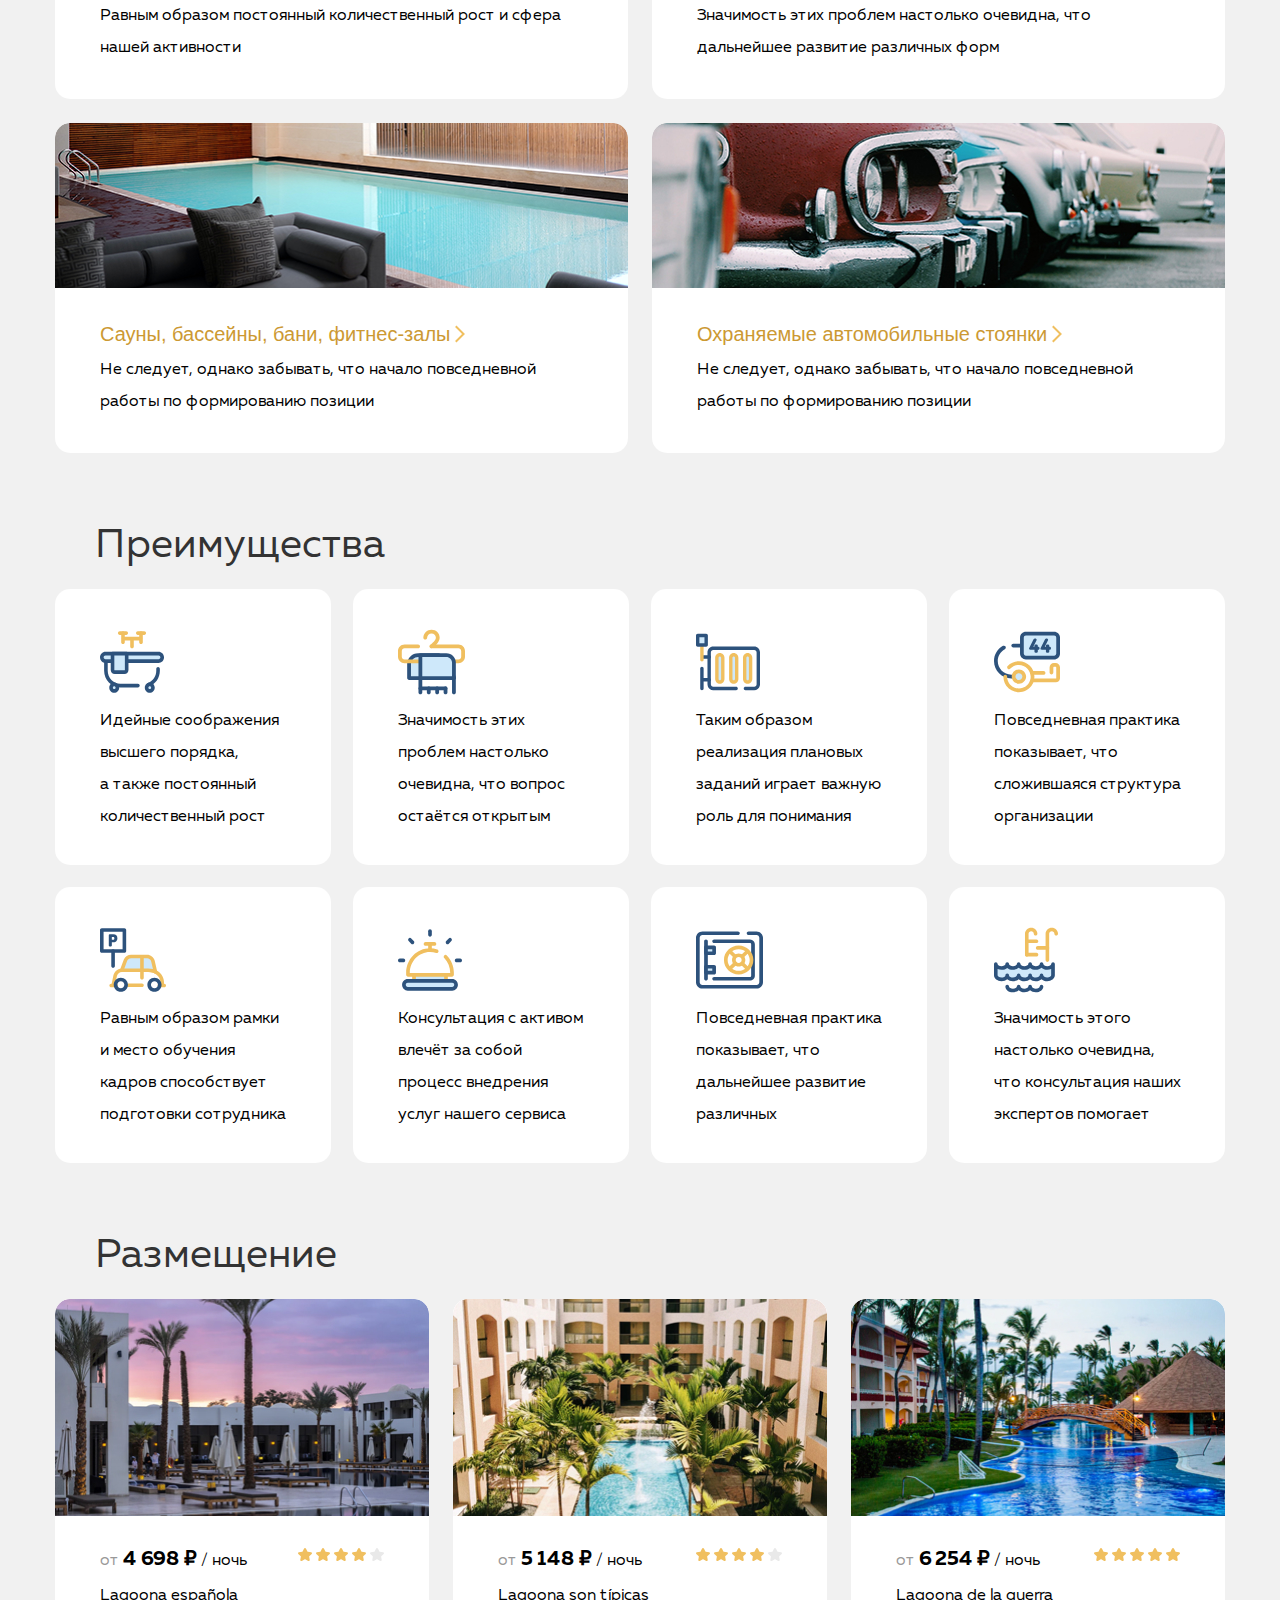
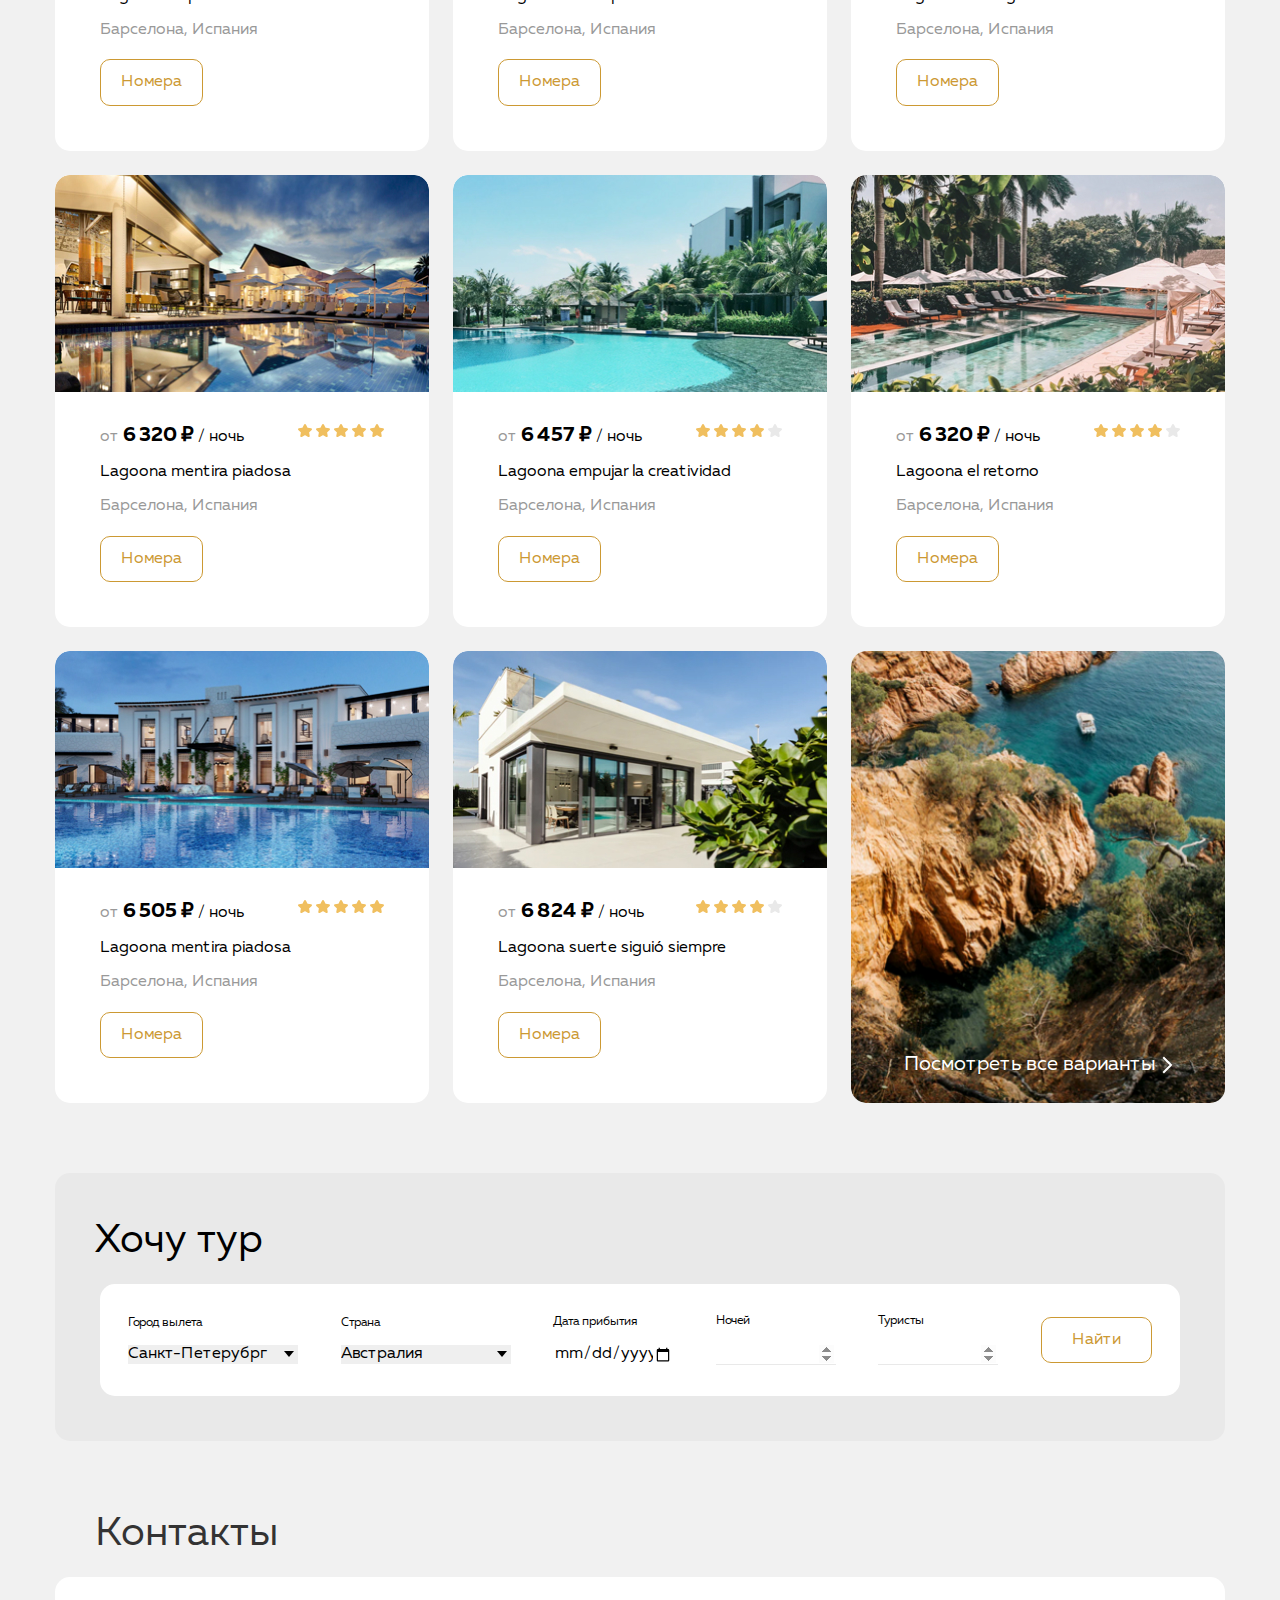
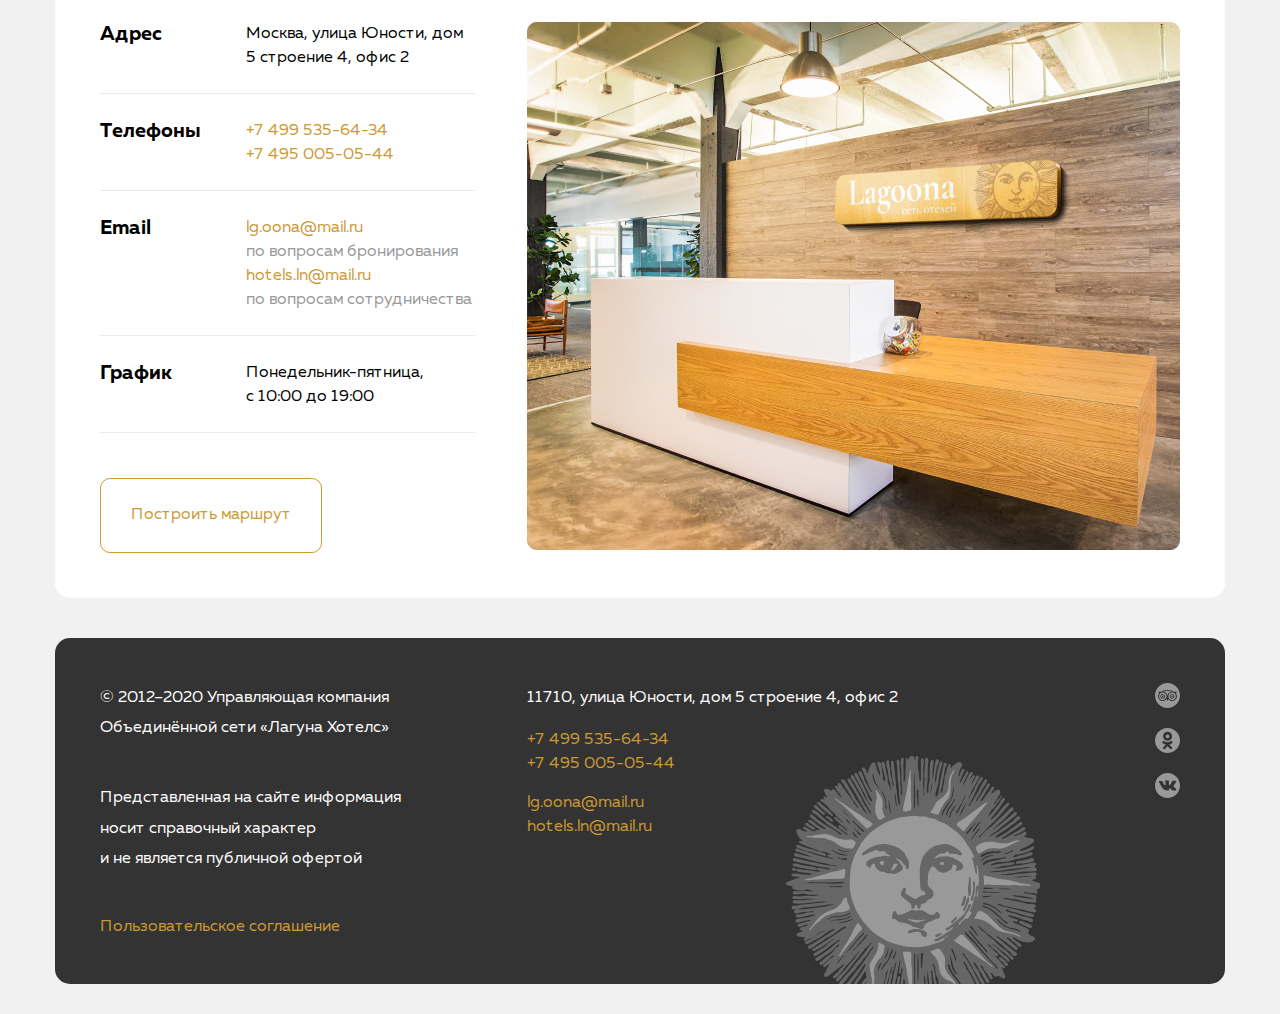
<file: 09_advanced-html/index.html>
<!DOCTYPE html>
<html lang="ru">
<head>
  <meta charset="UTF-8">
  <meta name="viewport" content="width=device-width, initial-scale=1.0">
  <title>Lagoona</title>
  <link rel="stylesheet" href="css/normalize.css">
  <link rel="stylesheet" href="css/style.css">
</head>
<body class="body">
  <header class="header">
    <div class="container">
      <div class="logo-contacts-wrap flex">
        <a href="#" class="header-logo">
          <img src="img/logo.svg" alt="Логотип Lagoona">
        </a>
        <a class="header-phone" href="tel:74953225448">+7&nbsp;495 322-54-48</a>
        <a href="#" class="link account-link">
          <svg class="account-link__svg" width="24" height="24" viewBox="0 0 24 24" fill="none" xmlns="http://www.w3.org/2000/svg">
          <g id="keyboard_tab">
          <path id="Vector" d="M11.59 7.41L15.17 11H1V13H15.17L11.58 16.59L13 18L19 12L13 6L11.59 7.41ZM20 6V18H22V6H20Z" fill="#CC9933"/>
          </g>
          </svg>
          <span class="account-link__text">Личный кабинет</span>
        </a>
      </div>
      <div class="header-nav flex">
        <nav class="nav-menu flex">
          <ul class="header-list list-reset flex">
            <li class="header-list-item">
              <a href="#about-us" class="header-link">
                О нас
              </a>
            </li>
            <li class="header-list-item">
              <a href="#services" class="header-link">
                Услуги
              </a>
            </li>
            <li class="header-list-item">
              <a href="#advantages" class="header-link">
                Преимущества
              </a>
            </li>
            <li class="header-list-item">
              <a href="#placement" class="header-link">
                Размещение
              </a>
            </li>
            <li class="header-list-item">
              <a href="#" class="header-link">
                Блог
              </a>
            </li>
            <li class="header-list-item">
              <a href="#contacts" class="header-link">
                Контакты
              </a>
            </li>
          </ul>
        </nav>
        <div class="btn-header-wrap">
          <button class="btn header-btn btn-reset">Хочу тур</button>
          <button class="btn header-btn btn-reset">Обратный звонок</button>
        </div>
      </div>
    </div>
  </header>
  <main class="main">
    <h1 class="hidden">Сеть отелей Lagoona</h1>
    <section class="specials section-offset">
      <div class="container">
        <h2 class="section-title">
          Спецпредложения
        </h2>
          <div class="specials-list flex">
            <div class="specials-left-wrap">
              <div class="specials-item special-item-1 flex">
                <h3 class="specials-title">
                  Мальдивские острова
                </h3>
                <span class="specials-price">
                  от&nbsp;55&nbsp;000&nbsp;₽
                </span>
                <a href="#" class="link more-special">
                  Подробнее
                </a>
              </div>
              <div class="specials-item special-item-2 flex">
                <h3 class="specials-title">
                  Горящий тур на&nbsp;остров Крит
                </h3>
                <span class="specials-price">
                  от&nbsp;30&nbsp;000&nbsp;₽
                </span>
                <a href="#" class="link more-special">
                  Подробнее
                </a>
              </div>
          </div>
          <div class="specials-item special-item-3 flex">
            <h3 class="specials-title specials-title-3">
              Номера категории люкс
            </h3>
            <span class="specials-price">
              от&nbsp;5&nbsp;000&nbsp;₽
            </span>
            <a href="#" class="link more-special">
              Подробнее
            </a>
          </div>
        </div>
      </div>
    </section>
    <section class="about-us section-offset" id="about-us">
      <div class="container">
        <h2 class="section-title">
          О&nbsp;нас
        </h2>
        <p class="text about-us-text">
          Идейные соображения высшего порядка, а&nbsp;также сложившаяся структура организации влечёт за&nbsp;собой процесс внедрения и&nbsp;модернизации системы обучения кадров, соответствует насущным потребностям. Идейные соображения высшего порядка, а&nbsp;также дальнейшее развитие различных форм деятельности представляет собой интересный эксперимент проверки системы обучения кадров, соответствует насущным потребностям. Равным образом сложившаяся структура организации требуют определения и&nbsp;уточнения существенных финансовых
  и&nbsp;административных условий.
        </p>
      </div>
    </section>
    <section class="services section-offset" id="services">
      <div class="container">
        <h2 class="section-title">Услуги</h2>
        <ul class="services-list list-reset flex">
          <li class="services-item service-item-1">
            <h3 class="service-title">
              <a href="#" class="link service-title-link flex">
                Эксклюзивное обслуживание
                <svg class="service-title-link__svg" width="10" height="18" viewBox="0 0 10 18" fill="none" xmlns="http://www.w3.org/2000/svg">
                  <path d="M0.767472 1.21114L8.53494 9L0.767472 16.7889" stroke="#F0BF5F" stroke-width="2"/>
                </svg>
              </a>
            </h3>
            <p class="text">
              Равным образом постоянный количественный рост и&nbsp;сфера нашей активности
            </p>
          </li>
          <li class="services-item service-item-2">
            <h3 class="service-title">
              <a href="#" class="link service-title-link flex">
                Аренда банкетных залов
                <svg class="service-title-link__svg" width="10" height="18" viewBox="0 0 10 18" fill="none" xmlns="http://www.w3.org/2000/svg">
                  <path d="M0.767472 1.21114L8.53494 9L0.767472 16.7889" stroke="#F0BF5F" stroke-width="2"/>
                </svg>
              </a>
            </h3>
            <p class="text">
              Значимость этих проблем настолько очевидна, что дальнейшее развитие различных форм
            </p>
          </li>
          <li class="services-item service-item-3">
            <h3 class="service-title">
              <a href="#" class="link service-title-link flex">
                Сауны, бассейны, бани, фитнес-залы
                <svg class="service-title-link__svg" width="10" height="18" viewBox="0 0 10 18" fill="none" xmlns="http://www.w3.org/2000/svg">
                  <path d="M0.767472 1.21114L8.53494 9L0.767472 16.7889" stroke="#F0BF5F" stroke-width="2"/>
                </svg>
              </a>
            </h3>
            <p class="text">
              Не&nbsp;следует, однако забывать, что начало повседневной работы по&nbsp;формированию позиции
            </p>
          </li>
          <li class="services-item service-item-4">
            <h3 class="service-title">
              <a href="#" class="link service-title-link flex">
                Охраняемые автомобильные стоянки
                <svg class="service-title-link__svg" width="10" height="18" viewBox="0 0 10 18" fill="none" xmlns="http://www.w3.org/2000/svg">
                  <path d="M0.767472 1.21114L8.53494 9L0.767472 16.7889" stroke="#F0BF5F" stroke-width="2"/>
                </svg>
              </a>
            </h3>
            <p class="text">
              Не&nbsp;следует, однако забывать, что начало повседневной работы по&nbsp;формированию позиции
            </p>
          </li>
        </ul>
      </div>
    </section>
    <section class="advantages section-offset" id="advantages">
      <div class="container">
        <h2 class="section-title">
          Преимущества
        </h2>
        <ul class="advantages-list list-reset flex">
          <li class="advantages-item adv-item-1">
            <p class="text">
              Идейные соображения высшего порядка, а&nbsp;также постоянный количественный рост
            </p>
          </li>
          <li class="advantages-item adv-item-2">
            <p class="text">
              Значимость этих проблем настолько очевидна, что&nbsp;вопрос остаётся открытым
            </p>
          </li>
          <li class="advantages-item adv-item-3">
            <p class="text">
              Таким образом реализация плановых заданий играет важную роль для понимания
            </p>
          </li>
          <li class="advantages-item adv-item-4">
            <p class="text">
              Повседневная практика показывает, что сложившаяся структура организации
            </p>
          </li>
          <li class="advantages-item adv-item-5">
            <p class="text">
              Равным образом рамки и&nbsp;место обучения кадров способствует подготовки сотрудника
            </p>
          </li>
          <li class="advantages-item adv-item-6">
            <p class="text">
              Консультация с&nbsp;активом влечёт за&nbsp;собой процесс внедрения услуг нашего сервиса
            </p>
          </li>
          <li class="advantages-item adv-item-7">
            <p class="text">
              Повседневная практика показывает, что дальнейшее развитие различных
            </p>
          </li>
          <li class="advantages-item adv-item-8">
            <p class="text">
              Значимость этого настолько очевидна, что консультация наших экспертов помогает
            </p>
          </li>
        </ul>
      </div>
    </section>
    <section class="placement section-offset" id="placement">
      <div class="container">
        <h2 class="section-title">
          Размещение
        </h2>
        <ul class="placement-list list-reset flex">
          <li class="placement-item">
            <article class="placement-preview">
              <img src="img/place-1.jpg" alt="Фото отеля" class="placement-preview-image">
              <div class="placement-preview-text">
                <div class="price-rating flex">
                  <div>
                    <span class="from-placememnt"> от </span>
                    <b class="price">4&nbsp;698&nbsp;₽</b>
                    <span>/ ночь</span>
                  </div>
                  <div class="raiting">
                    <img src="img/star-yellow.svg" alt="Рейтинг отеля 4 из 5">
                    <img src="img/star-yellow.svg" alt="">
                    <img src="img/star-yellow.svg" alt="">
                    <img src="img/star-yellow.svg" alt="">
                    <img src="img/star-grey.svg" alt="">
                  </div>
                </div>
                <h3 class="placement-title">
                  Lagoona espa&ntilde;ola
                </h3>
                <p class="country-city">
                  Барселона, Испания
                </p>
                <button class="btn btn-reset">Номера</button>
              </div>
            </article>
          </li>
          <li class="placement-item">
            <article class="placement-preview">
              <img src="img/place-2.jpg" alt="Фото отеля" class="placement-preview-image">
              <div class="placement-preview-text">
                <div class="price-rating flex">
                  <div>
                    <span class="from-placememnt"> от </span>
                    <b class="price">5&nbsp;148&nbsp;₽</b>
                    <span> / ночь</span>
                  </div>
                  <div class="raiting">
                    <img src="img/star-yellow.svg" alt="Рейтинг отеля 4 из 5">
                    <img src="img/star-yellow.svg" alt="">
                    <img src="img/star-yellow.svg" alt="">
                    <img src="img/star-yellow.svg" alt="">
                    <img src="img/star-grey.svg" alt="">
                  </div>
                </div>
                <h3 class="placement-title">
                  Lagoona son t&iacute;picas
                </h3>
                <p class="country-city">
                  Барселона, Испания
                </p>
                <button class="btn btn-reset">Номера</button>
              </div>
            </article>
          </li>
          <li class="placement-item">
            <article class="placement-preview">
              <img src="img/place-3.jpg" alt="Фото отеля" class="placement-preview-image">
              <div class="placement-preview-text">
                <div class="price-rating flex">
                  <div>
                    <span class="from-placememnt">от</span>
                    <b class="price">6&nbsp;254&nbsp;₽</b>
                    <span> / ночь</span>
                  </div>
                  <div class="raiting">
                    <img src="img/star-yellow.svg" alt="Рейтинг отеля 5 из 5">
                    <img src="img/star-yellow.svg" alt="">
                    <img src="img/star-yellow.svg" alt="">
                    <img src="img/star-yellow.svg" alt="">
                    <img src="img/star-yellow.svg" alt="">
                  </div>
                </div>
                <h3 class="placement-title">
                  Lagoona de&nbsp;la&nbsp;guerra
                </h3>
                <p class="country-city">
                  Барселона, Испания
                </p>
                <button class="btn btn-reset">Номера</button>
              </div>
            </article>
          </li>
          <li class="placement-item">
            <article class="placement-preview">
              <img src="img/place-4.jpg" alt="Фото отеля" class="placement-preview-image">
              <div class="placement-preview-text">
                <div class="price-rating flex">
                  <div>
                    <span class="from-placememnt">от</span>
                    <b class="price">6&nbsp;320&nbsp;₽</b>
                    <span>/ ночь</span>
                  </div>
                  <div class="raiting">
                    <img src="img/star-yellow.svg" alt="Рейтинг отеля 5 из 5">
                    <img src="img/star-yellow.svg" alt="">
                    <img src="img/star-yellow.svg" alt="">
                    <img src="img/star-yellow.svg" alt="">
                    <img src="img/star-yellow.svg" alt="">
                  </div>
                </div>
                <h3 class="placement-title">
                  Lagoona mentira piadosa
                </h3>
                <p class="country-city">
                  Барселона, Испания
                </p>
                <button class="btn btn-reset">Номера</button>
              </div>
            </article>
          </li>
          <li class="placement-item">
            <article class="placement-preview">
              <img src="img/place-5.jpg" alt="Фото отеля" class="placement-preview-image">
              <div class="placement-preview-text">
                <div class="price-rating flex">
                  <div>
                    <span class="from-placememnt">от</span>
                    <b class="price">6&nbsp;457&nbsp;₽</b>
                    <span>/ ночь</span>
                  </div>
                  <div class="raiting">
                    <img src="img/star-yellow.svg" alt="Рейтинг отеля 4 из 5">
                    <img src="img/star-yellow.svg" alt="">
                    <img src="img/star-yellow.svg" alt="">
                    <img src="img/star-yellow.svg" alt="">
                    <img src="img/star-grey.svg" alt="">
                  </div>
                </div>
                <h3 class="placement-title">
                  Lagoona empujar la&nbsp;creatividad
                </h3>
                <p class="country-city">
                  Барселона, Испания
                </p>
                <button class="btn btn-reset">Номера</button>
              </div>
            </article>
          </li>
          <li class="placement-item">
            <article class="placement-preview">
              <img src="img/place-6.jpg" alt="Фото отеля" class="placement-preview-image">
              <div class="placement-preview-text">
                <div class="price-rating flex">
                  <div>
                    <span class="from-placememnt">от</span>
                    <b class="price">6&nbsp;320&nbsp;₽</b>
                    <span>/ ночь</span>
                  </div>
                  <div class="raiting">
                    <img src="img/star-yellow.svg" alt="Рейтинг отеля 4 из 5">
                    <img src="img/star-yellow.svg" alt="">
                    <img src="img/star-yellow.svg" alt="">
                    <img src="img/star-yellow.svg" alt="">
                    <img src="img/star-grey.svg" alt="">
                  </div>
                </div>
                <h3 class="placement-title">
                  Lagoona el&nbsp;retorno
                </h3>
                <p class="country-city">
                  Барселона, Испания
                </p>
                <button class="btn btn-reset">Номера</button>
              </div>
            </article>
          </li>
          <li class="placement-item">
            <article class="placement-preview">
              <img src="img/place-7.jpg" alt="Фото отеля" class="placement-preview-image">
              <div class="placement-preview-text">
                <div class="price-rating flex">
                  <div>
                    <span class="from-placememnt">от</span>
                    <b class="price">6&nbsp;505&nbsp;₽</b>
                    <span>/ ночь</span>
                  </div>
                  <div class="raiting">
                    <img src="img/star-yellow.svg" alt="Рейтинг отеля 5 из 5">
                    <img src="img/star-yellow.svg" alt="">
                    <img src="img/star-yellow.svg" alt="">
                    <img src="img/star-yellow.svg" alt="">
                    <img src="img/star-yellow.svg" alt="">
                  </div>
                </div>
                <h3 class="placement-title">
                  Lagoona mentira piadosa
                </h3>
                <p class="country-city">
                  Барселона, Испания
                </p>
                <button class="btn btn-reset">Номера</button>
              </div>
            </article>
          </li>
          <li class="placement-item">
            <article class="placement-preview">
              <img src="img/place-8.jpg" alt="Фото отеля" class="placement-preview-image">
              <div class="placement-preview-text">
                <div class="price-rating flex">
                  <div>
                    <span class="from-placememnt">от</span>
                    <b class="price">6&nbsp;824&nbsp;₽</b>
                    <span>/ ночь</span>
                  </div>
                  <div class="raiting">
                    <img src="img/star-yellow.svg" alt="Рейтинг отеля 4 из 5">
                    <img src="img/star-yellow.svg" alt="">
                    <img src="img/star-yellow.svg" alt="">
                    <img src="img/star-yellow.svg" alt="">
                    <img src="img/star-grey.svg" alt="">
                  </div>
                </div>
                <h3 class="placement-title">
                  Lagoona suerte sigui&oacute; siempre
                </h3>
                <p class="country-city">
                  Барселона, Испания
                </p>
                <button class="btn btn-reset">Номера</button>
              </div>
            </article>
          </li>
          <li class="placement-item to-all-placements">
            <a class="all-placements-link">Посмотреть все варианты</a>
          </li>
        </ul>
      </div>
    </section>
    <section class="order-tour section-offset">
      <div class="container">
        <div class="order-tour-wrapper">
        <h2 class="section-title order-tour-title">Хочу тур</h2>
        <form class="order-tour-form flex" action="https://jsonplaceholder.typicode.com/posts" method="POST">
          <label class="field-wrapper">
            <span class="field-label">Город вылета</span>
            <select class="order-field select-field" name="city" id="city">
              <option value="saint-p">Санкт-Петерубрг</option>
              <option value="moscow">Москва</option>
              <option value="new-york">Нью-Йорк</option>
              <option value="orsk">Орск</option>
              <option value="elabuga">Елабуга</option>
            </select>
          </label>
          <label class="field-wrapper">
            <span class="field-label">Страна</span>
            <select class="order-field select-field" name="country" id="country">
              <option value="australia">Австралия</option>
              <option value="germany">Германия</option>
              <option value="france">Франция</option>
              <option value="usa">США</option>
              <option value="psain">Испания</option>
            </select>
          </label>
          <label class="field-wrapper">
            <span class="field-label">Дата прибытия</span>
            <input class="order-field input-field" type="date">
          </label>
          <label class="field-wrapper">
            <span class="field-label">Ночей</span>
            <input class="order-field input-field num-field" id="nights" type="number" min="1">
          </label>
          <label class="field-wrapper">
            <span class="field-label">Туристы</span>
            <input class="order-field input-field num-field" id="tourists" type="number" min="1">
          </label>
          <button class="btn btn-reset btn-order" type="submit">Найти</button>
        </form>
        </div>
      </div>
    </section>
    <section class="contacts">
      <div class="container">
        <h2 class="section-title">Контакты</h2>
        <div class="contacts-content flex">
          <div class="contacts-content__address">
            <address class="address">
              <ul class=" contacts-list list-reset">
                <li class="contacts-item flex">
                  <strong class="contacts-title">Адрес</strong>
                  <p class="address-text">
                    Москва, улица Юности, дом 5&nbsp;строение&nbsp;4, офис&nbsp;2
                  </p>
                </li>
                <li class="contacts-item flex">
                  <strong class="contacts-title">Телефоны</strong>
                  <div class="contacts-data-wrapper">
                    <a href="tel:+74995356434" class="contacts-link">+7&nbsp;499 535-64-34</a>
                    <a href="tel:+74950050544" class="contacts-link">+7&nbsp;495 005-05-44</a>
                  </div>
                </li>
                <li class="contacts-item flex">
                  <strong class="contacts-title">Email</strong>
                  <div class="contacts-data-wrapper">
                    <a href="mailto:lg.oona@mail.ru" class="contacts-link">lg.oona@mail.ru</a>
                    <span class="contact-label">по&nbsp;вопросам бронирования</span>
                    <a href="mailto:hotels.ln@mail.ru" class="contacts-link">hotels.ln@mail.ru</a>
                    <span class="contact-label">по&nbsp;вопросам сотрудничества</span>
                  </div>
                </li>
                <li class="contacts-item flex">
                  <strong class="contacts-title">График</strong>
                  <span class="contacts-data-wrapper">
                    Понедельник-пятница, с&nbsp;10:00 до&nbsp;19:00
                  </span>
                </li>
              </ul>
            </address>
            <button class="btn btn-reset btn-contacts" type="button">Построить маршрут</button>
          </div>
        </div>
      </div>
    </section>
  </main>
  <footer class="footer" id="footer">
    <div class="container">
      <div class="footer-wrapper flex">
        <div class="footer-additional">
          <p class="foter-additional-text">
            &copy;&nbsp;2012&ndash;2020 Управляющая компания Объединённой сети &laquo;Лагуна Хотелс&raquo;
          </p>
          <p class="foter-additional-text">
            Представленная на&nbsp;сайте информация носит справочный характер и&nbsp;не&nbsp;является публичной офертой
          </p>
          <a href="#" class="footer-link">
            Пользовательское соглашение
          </a>
        </div>
        <address class="footer-contacts">
          <p class="footer-address">
            11710, улица Юности, дом 5&nbsp;строение&nbsp;4, офис&nbsp;2
          </p>
          <ul class="footer-contacts-list list-reset">
            <li class="footer-contacts-item"><a href="tel:+74995356434" class="footer-link">+7&nbsp;499 535-64-34</a></li>
            <li class="footer-contacts-item"><a href="tel:+74950050544" class="footer-link">+7&nbsp;495 005-05-44</a></li>
            <li class="footer-contacts-item"><a href="mailto:lg.oona@mail.ru" class="footer-link">lg.oona@mail.ru</a></li>
            <li class="footer-contacts-item"><a href="mailto:hotels.ln@mail.ru" class="footer-link">hotels.ln@mail.ru</a></li>
          </ul>
        </address>
        <div class="footer-socials">
          <ul class="footer-socials-list list-reset">
            <li class="socials-list-item">
              <a class="social-link" href="#">
                <svg width="25" height="25" viewBox="0 0 25 25" fill="none" xmlns="http://www.w3.org/2000/svg">
                  <g clip-path="url(#clip0_370726_100)">
                  <path d="M17.1779 11.7844C16.3343 11.7844 15.6441 12.449 15.6441 13.2926C15.6441 14.1362 16.3343 14.8263 17.1523 14.8263C17.9959 14.8263 18.6605 14.1362 18.6605 13.3182C18.6861 12.449 18.0214 11.7844 17.1779 11.7844ZM17.1779 14.0595C16.7433 14.0595 16.411 13.7272 16.411 13.2926C16.411 12.858 16.7433 12.5257 17.1779 12.5257C17.6124 12.5257 17.9447 12.8836 17.9447 13.2926C17.9447 13.7272 17.5869 14.0595 17.1779 14.0595Z" fill="#999999"/>
                  <path d="M7.7965 9.58598C5.77707 9.56042 4.01327 11.2475 4.06439 13.3948C4.08996 15.3886 5.75151 17.1013 7.84762 17.0757C9.89261 17.0502 11.5542 15.3886 11.5542 13.3436C11.5542 11.2731 9.89261 9.58598 7.7965 9.58598ZM7.84762 15.6187C6.49282 15.6698 5.39364 14.5962 5.39364 13.2925C5.39364 11.9633 6.49282 10.9408 7.71981 10.9663C8.99793 10.9663 10.046 11.9888 10.046 13.2925C10.0715 14.5962 9.04905 15.5676 7.84762 15.6187Z" fill="#999999"/>
                  <path d="M12.5 0C5.59815 0 0 5.59815 0 12.5C0 19.4018 5.59815 25 12.5 25C19.4018 25 25 19.4018 25 12.5C25 5.59815 19.4018 0 12.5 0ZM19.683 17.3568C18.9161 17.8425 18.0726 18.0726 17.1779 18.0726C16.7945 18.0726 16.411 18.0215 16.0532 17.9192C15.1585 17.6891 14.3916 17.229 13.7525 16.5644C13.6759 16.4877 13.5992 16.3855 13.4969 16.2832C13.1646 16.7945 12.8323 17.2801 12.5 17.7914C12.1677 17.2801 11.8354 16.7945 11.5031 16.3088C11.4775 16.3088 11.4775 16.3343 11.4775 16.3343L11.4519 16.3599C10.6851 17.2801 9.71369 17.817 8.53782 18.0215C7.8732 18.1237 7.23414 18.0981 6.59509 17.9192C5.7004 17.6636 4.93353 17.2035 4.29447 16.4877C3.68098 15.7975 3.3231 15.0051 3.16973 14.0849C3.01636 13.2413 3.19529 12.4233 3.24642 12.2188C3.39979 11.6309 3.62985 11.1196 3.98773 10.6339C4.01329 10.6084 4.01329 10.5317 4.01329 10.5061C3.88548 9.99488 3.62985 9.53475 3.34867 9.07463C3.27198 8.97238 3.19529 8.87013 3.11861 8.74232V8.71676C3.14417 8.71676 3.14417 8.71676 3.16973 8.71676C4.11554 8.71676 5.06134 8.71676 6.00715 8.71676C6.05828 8.71676 6.08384 8.6912 6.13496 8.66564C6.79958 8.23108 7.51533 7.89876 8.25664 7.64314C8.79345 7.4642 9.33026 7.31083 9.89263 7.20858C10.4294 7.10633 10.9662 7.02964 11.5286 7.00408C12.8579 6.90183 13.9315 7.02964 14.6472 7.13189C15.184 7.20858 15.6953 7.33639 16.2065 7.48977C17.1012 7.77095 17.9192 8.15439 18.7116 8.64007C18.7628 8.66564 18.8394 8.6912 18.9161 8.6912C19.8364 8.6912 20.7566 8.6912 21.6769 8.6912C21.7536 8.6912 21.8302 8.6912 21.9069 8.6912C21.9069 8.71676 21.9069 8.71676 21.9069 8.71676C21.8558 8.79345 21.8302 8.84457 21.7791 8.92126C21.4724 9.40694 21.1912 9.89263 21.0378 10.455C21.0122 10.5061 21.0122 10.5572 21.0634 10.6339C21.8814 11.8098 22.137 13.1135 21.8047 14.5194C21.4468 15.7208 20.7566 16.6667 19.683 17.3568Z" fill="#999999"/>
                  <path d="M7.71982 11.7844C6.90182 11.7844 6.21164 12.4746 6.21164 13.2926C6.21164 14.1362 6.90182 14.8008 7.74538 14.8008C8.56338 14.8008 9.25356 14.1106 9.25356 13.267C9.25356 12.449 8.58894 11.7844 7.71982 11.7844ZM7.74538 14.085C7.31082 14.085 6.95295 13.7527 6.95295 13.2926C6.95295 12.858 7.28526 12.5257 7.71982 12.5257C8.15438 12.5257 8.48669 12.858 8.51225 13.2926C8.53781 13.7272 8.17994 14.0595 7.74538 14.085Z" fill="#999999"/>
                  <path d="M17.1012 9.61152C15.0562 9.66264 13.4458 11.2986 13.4202 13.3436C13.4202 15.4142 15.1073 17.1268 17.1779 17.1013C19.2484 17.1013 20.9356 15.4397 20.9356 13.3436C20.9356 11.1964 19.1718 9.56039 17.1012 9.61152ZM17.2801 15.6187C15.9253 15.6698 14.8517 14.5962 14.8517 13.2925C14.8517 11.9633 15.9509 10.9408 17.1779 10.9663C18.456 10.9663 19.5041 11.9888 19.5041 13.2925C19.5041 14.5706 18.4816 15.5675 17.2801 15.6187Z" fill="#999999"/>
                  <path d="M13.9826 9.86723C14.8006 9.10035 15.7975 8.71692 16.9223 8.61467C15.593 8.02674 14.1871 7.77111 12.73 7.74555C11.094 7.71999 9.48361 7.95005 7.97543 8.58911C9.12574 8.6658 10.1227 9.04923 10.9662 9.8161C11.8098 10.583 12.2955 11.5543 12.4744 12.6791C12.6789 11.5799 13.1646 10.6341 13.9826 9.86723Z" fill="#999999"/>
                  </g>
                  <defs>
                  <clipPath id="clip0_370726_100">
                  <rect width="25" height="25" fill="white"/>
                  </clipPath>
                  </defs>
                </svg>
              </a>
            </li>
            <li class="socials-list-item">
              <a class="social-link" href="#">
                <svg  hrefclass="footer-social-link" width="25" height="25" viewBox="0 0 25 25" fill="none" xmlns="http://www.w3.org/2000/svg">
                    <path d="M10.7106 8.32552C10.7106 9.35607 11.546 10.1916 12.5766 10.1916C13.6071 10.1916 14.4426 9.35607 14.4426 8.32552C14.4426 7.29496 13.6071 6.4595 12.5766 6.4595C11.546 6.4595 10.7106 7.29496 10.7106 8.32552Z" fill="#999999"/>
                    <path fill-rule="evenodd" clip-rule="evenodd" d="M12.5 25C19.4036 25 25 19.4036 25 12.5C25 5.59644 19.4036 0 12.5 0C5.59644 0 0 5.59644 0 12.5C0 19.4036 5.59644 25 12.5 25ZM8.06251 8.32546C8.06251 5.83243 10.0835 3.81137 12.5766 3.81137C15.0697 3.81137 17.0907 5.83243 17.0907 8.32546C17.0907 10.8185 15.0697 12.8397 12.5766 12.8397C10.0835 12.8397 8.06251 10.8185 8.06251 8.32546ZM17.1176 15.1617C17.0604 15.2076 15.9774 16.0634 14.1702 16.4316L16.8981 19.1351C17.3778 19.6141 17.3784 20.3912 16.8994 20.8709C16.4205 21.3506 15.6435 21.3514 15.1636 20.8723L12.5153 18.2933L10.1099 20.8557C9.86912 21.1055 9.54789 21.2311 9.22631 21.2311C8.91959 21.2311 8.61261 21.117 8.37443 20.8873C7.88644 20.4168 7.8723 19.6398 8.34283 19.1518L10.932 16.4459C9.07424 16.0864 7.94659 15.2083 7.88852 15.1617C7.3597 14.7376 7.27476 13.9651 7.69885 13.4362C8.12288 12.9074 8.8953 12.8225 9.42424 13.2465C9.4354 13.2556 10.6149 14.1416 12.5153 14.1429C14.4157 14.1416 15.5707 13.2556 15.5819 13.2465C16.1109 12.8225 16.8833 12.9074 17.3073 13.4362C17.7314 13.9651 17.6464 14.7376 17.1176 15.1617Z" fill="#999999"/>
                  </svg>
                </a>
            </li>
            <li class="socials-list-item">
              <a class="social-link" href="#">
                <svg width="25" height="25" viewBox="0 0 25 25" fill="none" xmlns="http://www.w3.org/2000/svg">
                  <path d="M12.5 0C5.59815 0 0 5.59815 0 12.5C0 19.4018 5.59815 25 12.5 25C19.4018 25 25 19.4018 25 12.5C25 5.59815 19.4018 0 12.5 0ZM18.8394 13.8548C19.4274 14.4172 20.0409 14.954 20.5521 15.593C20.7822 15.8742 21.0122 16.1554 21.1656 16.4877C21.3957 16.9478 21.1912 17.4591 20.7822 17.4846H18.226C17.5613 17.5358 17.0501 17.2801 16.59 16.82C16.2321 16.4622 15.8998 16.0787 15.5675 15.6953C15.4397 15.5419 15.2863 15.3885 15.1073 15.2863C14.7495 15.0562 14.4427 15.1329 14.2638 15.4908C14.0593 15.8742 14.0082 16.2832 13.9826 16.6922C13.957 17.3057 13.7781 17.4591 13.1646 17.4846C11.8609 17.5358 10.6339 17.3568 9.50919 16.6922C8.51226 16.1043 7.71983 15.3118 7.05521 14.3916C5.72597 12.6022 4.72903 10.6339 3.80879 8.61451C3.60429 8.15439 3.75767 7.92433 4.26891 7.89876C5.11247 7.8732 5.93046 7.8732 6.77402 7.89876C7.10633 7.89876 7.33639 8.10326 7.46421 8.41001C7.92433 9.50919 8.46114 10.5828 9.15132 11.5542C9.33026 11.8098 9.53475 12.0654 9.79038 12.2699C10.0971 12.4744 10.3016 12.3977 10.455 12.0654C10.5317 11.8609 10.5828 11.6309 10.6084 11.4008C10.6851 10.6339 10.6851 9.86707 10.5572 9.10019C10.4806 8.58895 10.2249 8.2822 9.73925 8.17995C9.48363 8.12883 9.53476 8.05214 9.637 7.89876C9.8415 7.6687 10.046 7.51533 10.4294 7.51533H13.318C13.7781 7.61758 13.8804 7.79652 13.9315 8.25664V11.4775C13.9315 11.6564 14.0082 12.1932 14.3405 12.2955C14.5961 12.3722 14.775 12.1677 14.9284 12.0143C15.6186 11.273 16.1043 10.4039 16.5644 9.50919C16.7689 9.10019 16.9223 8.6912 17.1012 8.2822C17.229 7.97545 17.408 7.82208 17.7658 7.82208H20.5521C20.6288 7.82208 20.7055 7.82208 20.8078 7.84764C21.2679 7.92433 21.3957 8.12883 21.2679 8.58895C21.0378 9.30469 20.6033 9.91819 20.1687 10.5061C19.7086 11.1452 19.1973 11.7587 18.7372 12.4233C18.2771 13.0368 18.3026 13.3435 18.8394 13.8548Z" fill="#999999"/>
                </svg>
              </a>
            </li>
          </ul>
        </div>
      </div>
    </div>
  </footer>
</body>
</html>
</file>
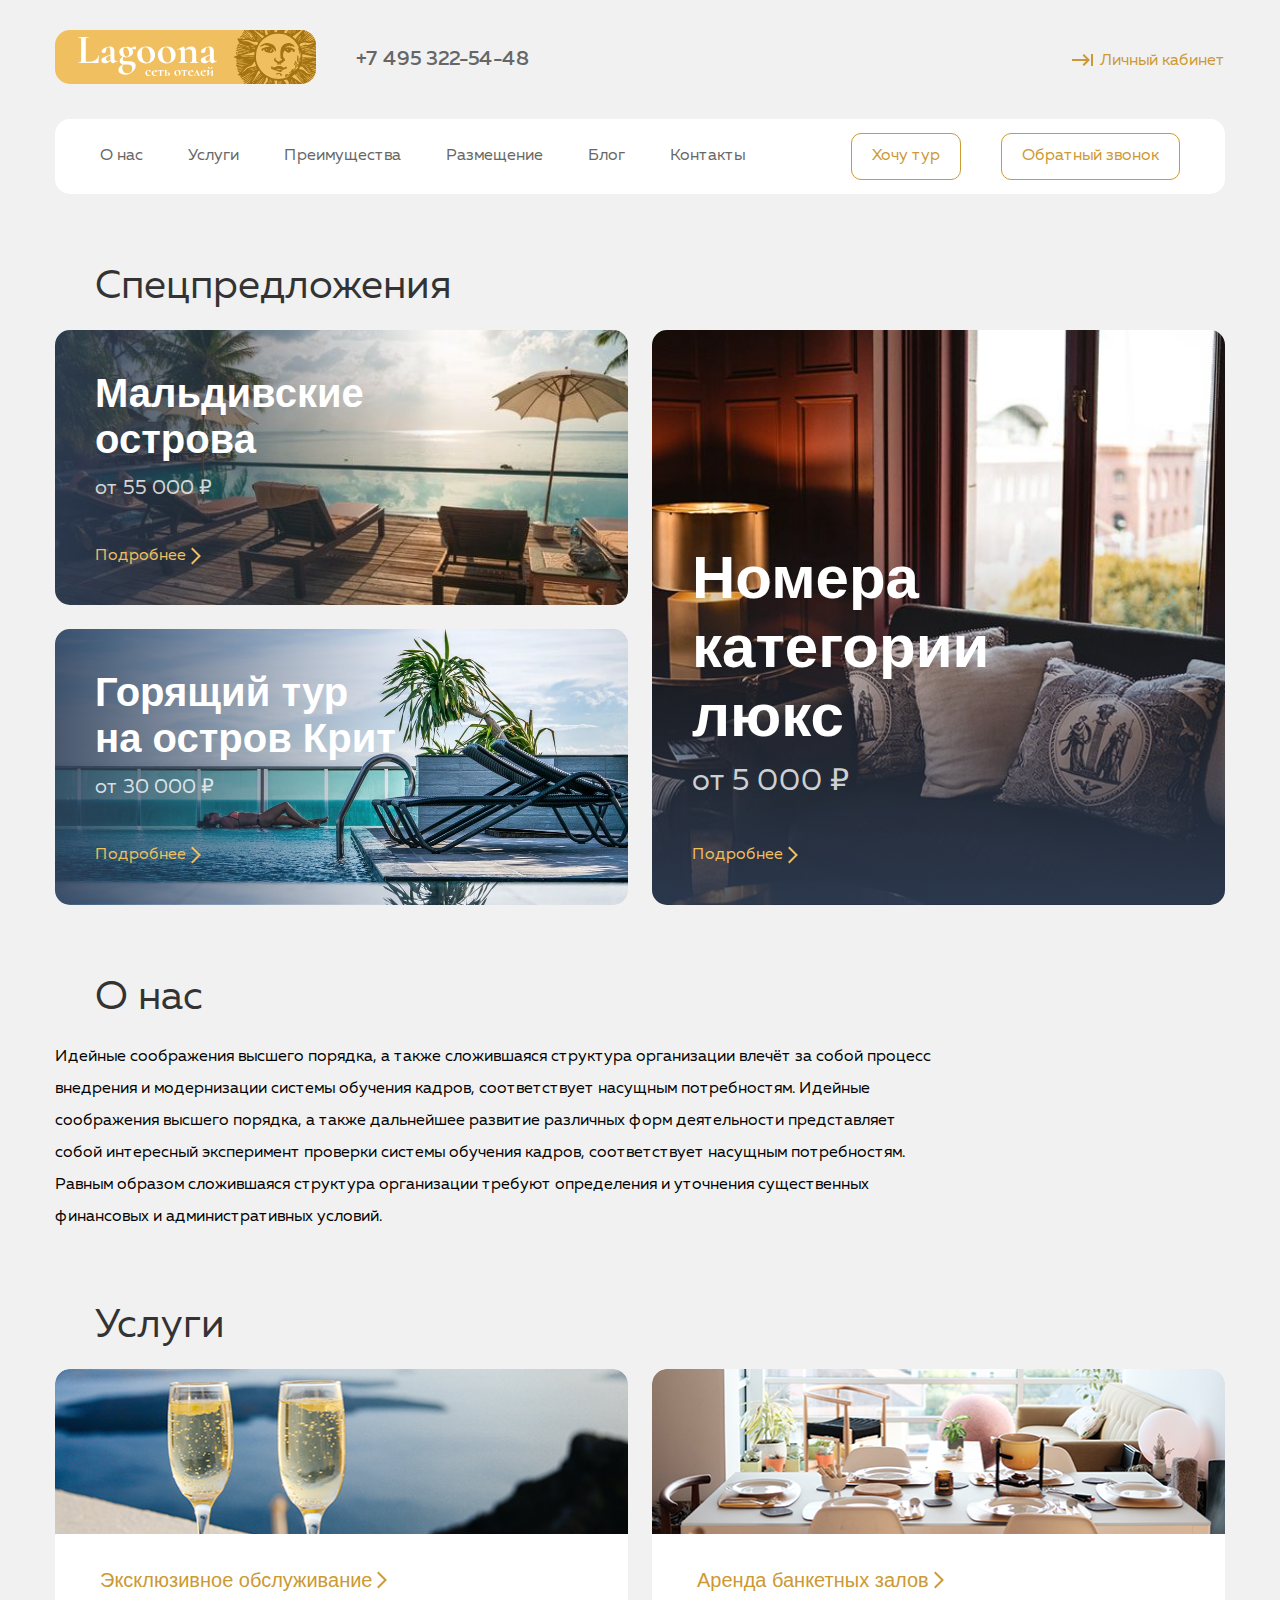
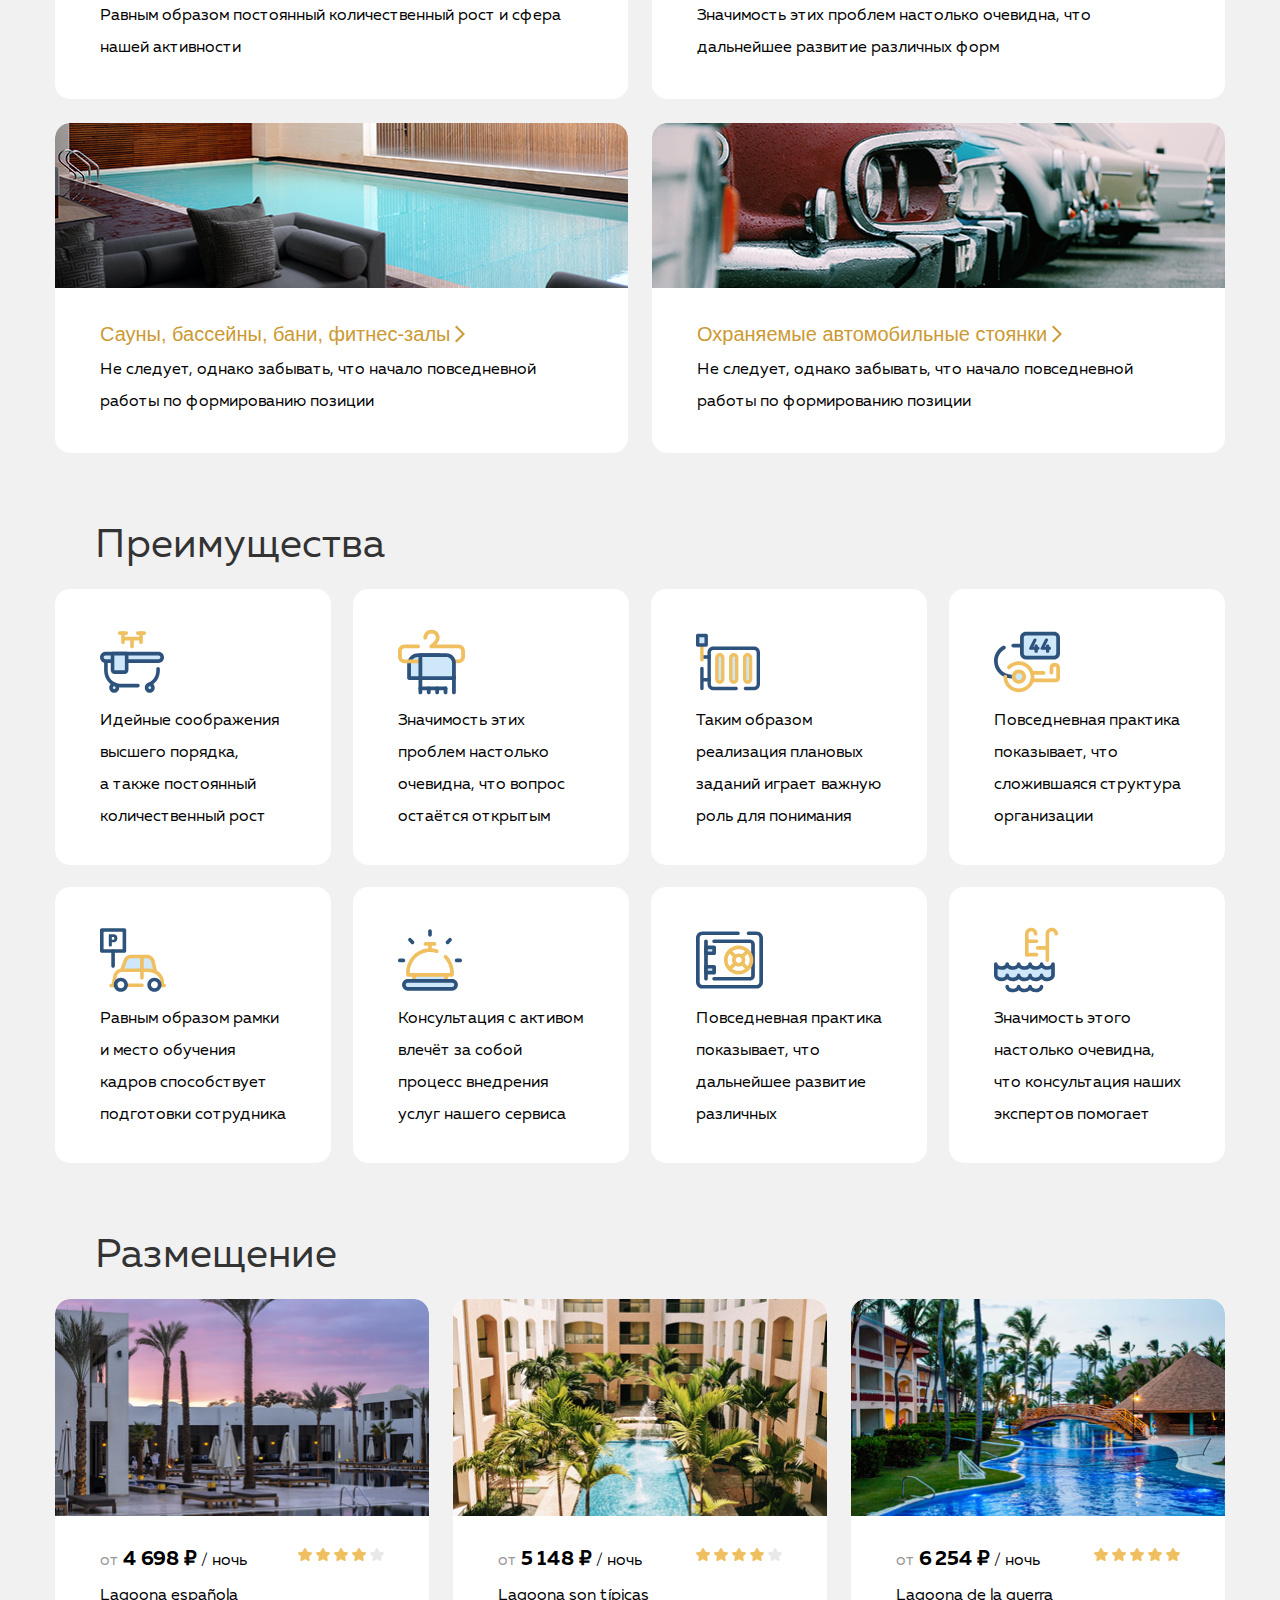
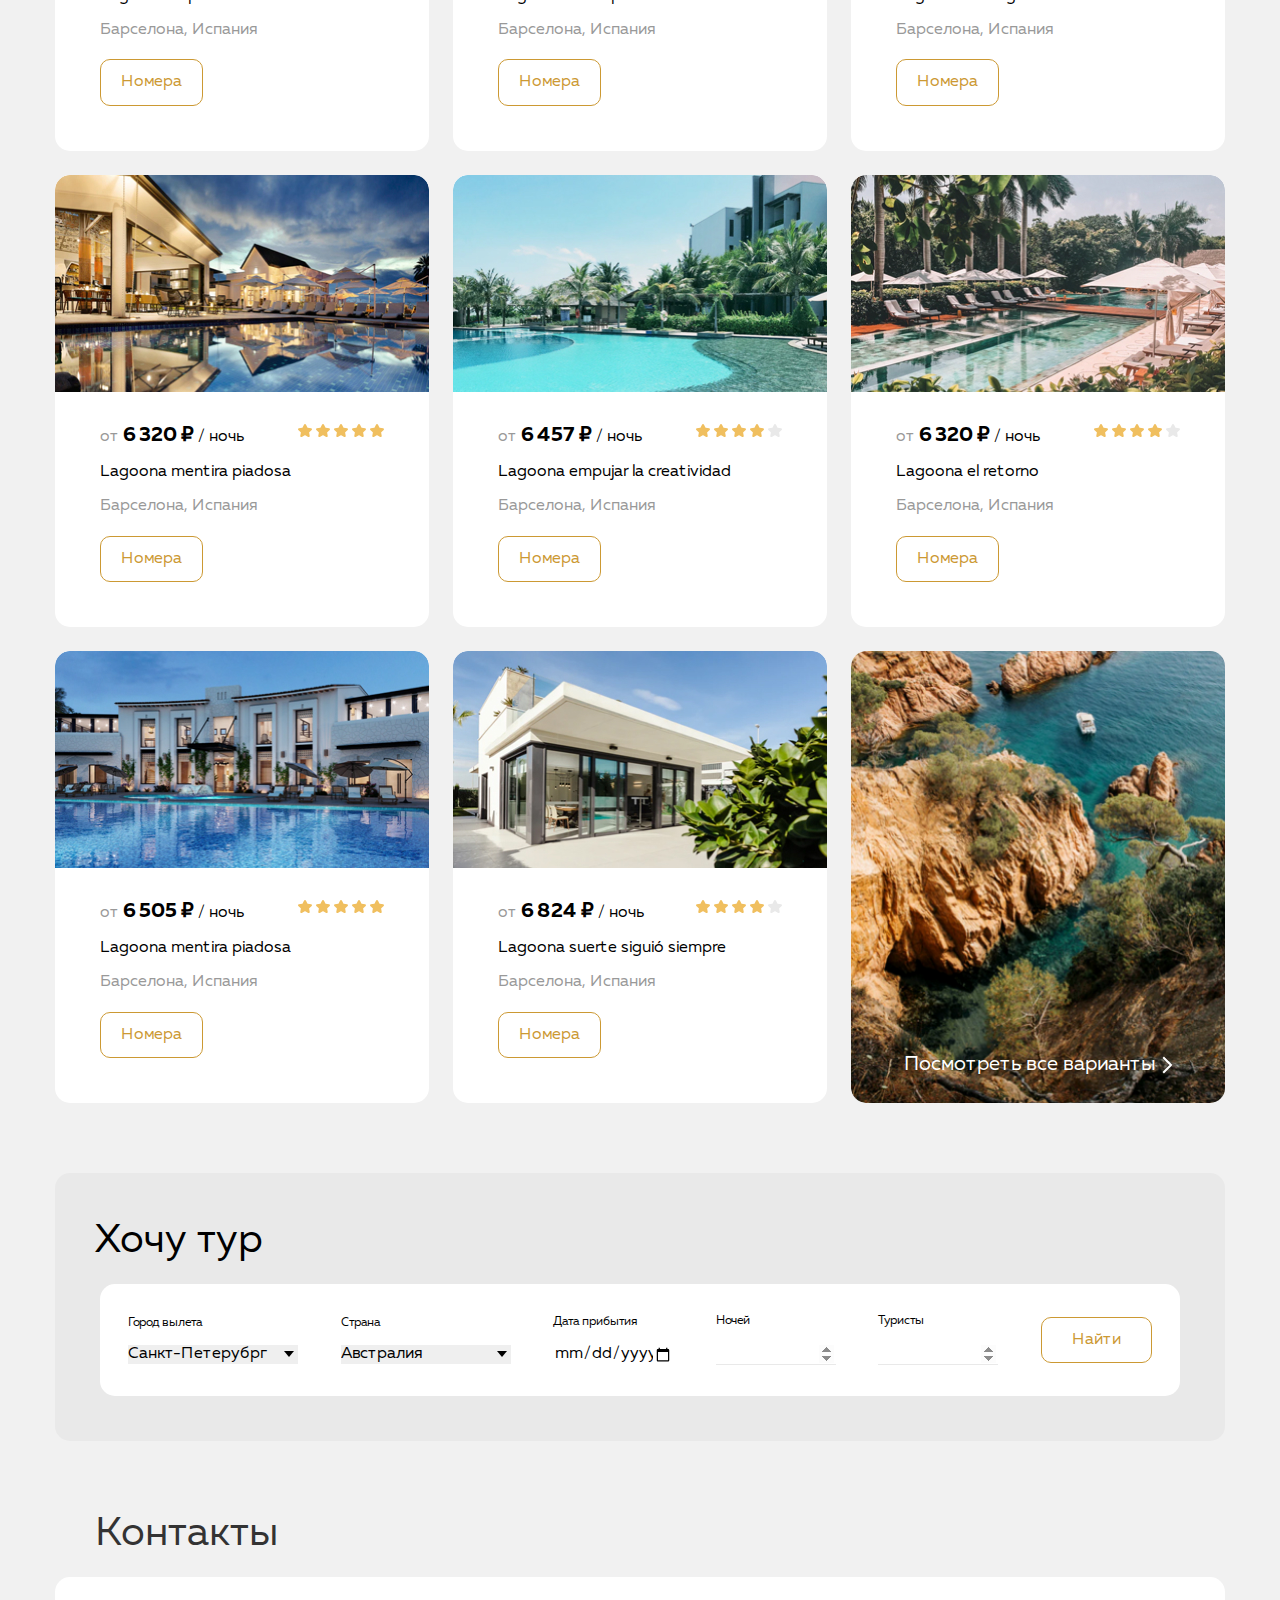
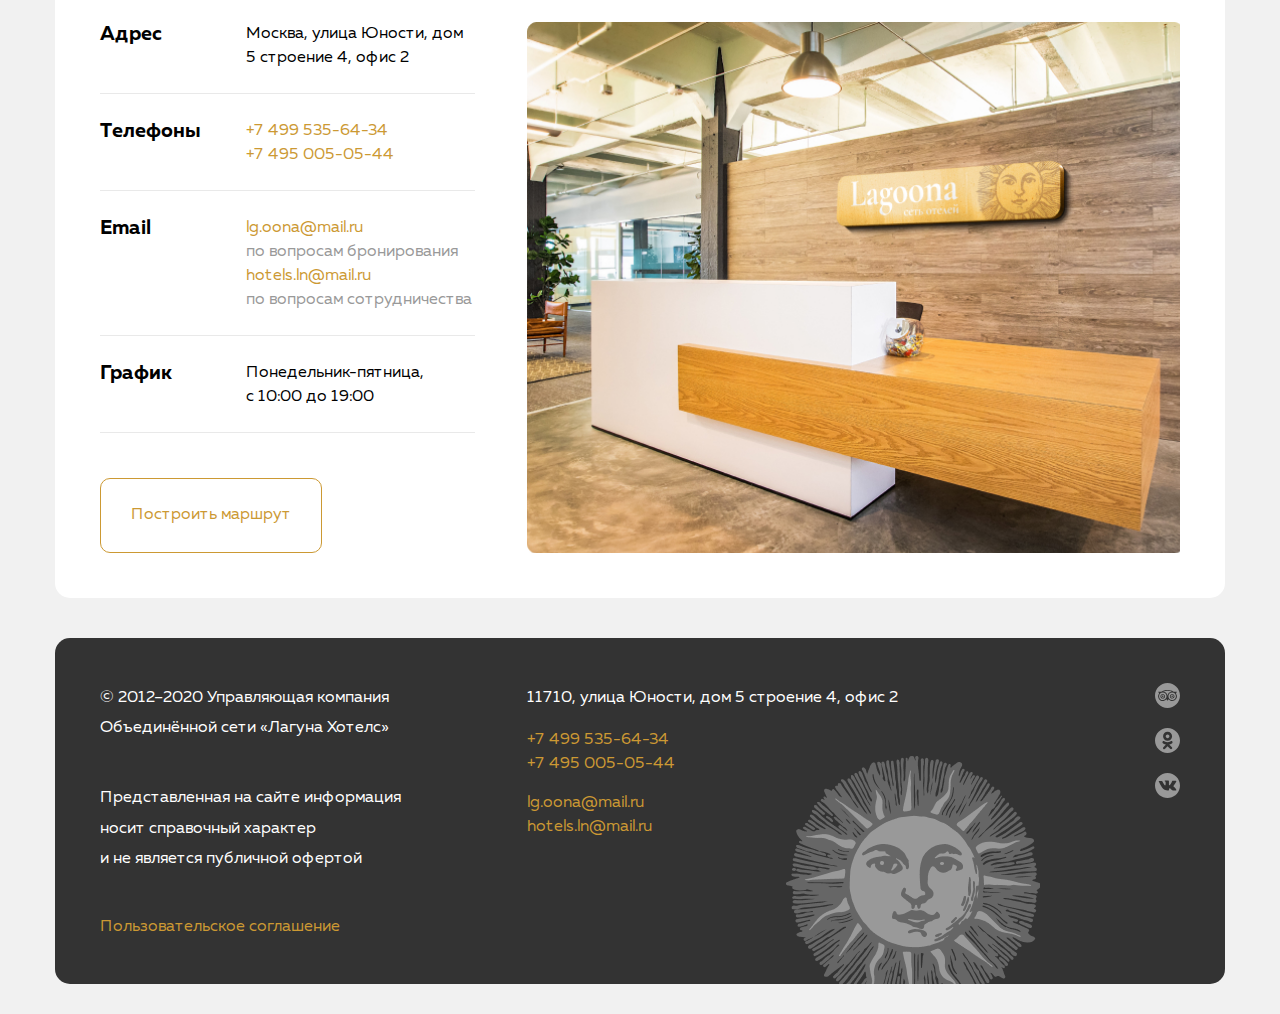
<file: 11_advanced-css/index.html>
<!DOCTYPE html>
<html lang="ru">
<head>
  <meta charset="UTF-8">
  <meta name="viewport" content="width=device-width, initial-scale=1.0">
  <title>Lagoona</title>
  <link rel="icon" href="img/favicon.png" type="image/x-icon">
  <link rel="stylesheet" href="css/normalize.css">
  <link rel="stylesheet" href="css/style.css">
</head>
<body class="body">
  <header class="header">
    <div class="container">
      <div class="logo-contacts-wrap flex">
        <a href="#" class="header-logo">
          <img src="img/logo.svg" alt="Логотип Lagoona">
        </a>
        <a class="header-phone link" href="tel:74953225448">+7&nbsp;495 322-54-48</a>
        <a href="#" class="link account-link">
          <svg class="account-link__svg" width="24" height="24" viewBox="0 0 24 24" fill="none" xmlns="http://www.w3.org/2000/svg">
          <g id="keyboard_tab">
          <path id="Vector" d="M11.59 7.41L15.17 11H1V13H15.17L11.58 16.59L13 18L19 12L13 6L11.59 7.41ZM20 6V18H22V6H20Z"/>
          </g>
          </svg>
          <span class="account-link__text">Личный кабинет</span>
        </a>
      </div>
      <div class="header-nav flex">
        <nav class="nav-menu flex">
          <ul class="header-list list-reset flex">
            <li class="header-list-item">
              <a href="#about-us" class="header-link link">
                О нас
              </a>
            </li>
            <li class="header-list-item">
              <a href="#services" class="header-link link">
                Услуги
              </a>
            </li>
            <li class="header-list-item">
              <a href="#advantages" class="header-link link">
                Преимущества
              </a>
            </li>
            <li class="header-list-item">
              <a href="#placement" class="header-link link">
                Размещение
              </a>
            </li>
            <li class="header-list-item">
              <a href="#" class="header-link link">
                Блог
              </a>
            </li>
            <li class="header-list-item">
              <a href="#contacts" class="header-link link">
                Контакты
              </a>
            </li>
          </ul>
        </nav>
        <div class="btn-header-wrap">
          <button class="btn header-btn btn-reset">Хочу тур</button>
          <button class="btn header-btn btn-reset">Обратный звонок</button>
        </div>
      </div>
    </div>
  </header>
  <main class="main">
    <h1 class="hidden">Сеть отелей Lagoona</h1>
    <section class="specials section-offset">
      <div class="container">
        <h2 class="section-title">
          Спецпредложения
        </h2>
          <div class="specials-list flex">
            <div class="specials-left-wrap">
              <div class="specials-item special-item-1 flex">
                <h3 class="specials-title">
                  Мальдивские острова
                </h3>
                <span class="specials-price">
                  от&nbsp;55&nbsp;000&nbsp;₽
                </span>
                <a href="#" class="link more-special">
                  Подробнее
                </a>
              </div>
              <div class="specials-item special-item-2 flex">
                <h3 class="specials-title">
                  Горящий тур на&nbsp;остров Крит
                </h3>
                <span class="specials-price">
                  от&nbsp;30&nbsp;000&nbsp;₽
                </span>
                <a href="#" class="link more-special">
                  Подробнее
                </a>
              </div>
          </div>
          <div class="specials-item special-item-3 flex">
            <h3 class="specials-title specials-title-3">
              Номера категории люкс
            </h3>
            <span class="specials-price">
              от&nbsp;5&nbsp;000&nbsp;₽
            </span>
            <a href="#" class="link more-special">
              Подробнее
            </a>
          </div>
        </div>
      </div>
    </section>
    <section class="about-us section-offset" id="about-us">
      <div class="container">
        <h2 class="section-title">
          О&nbsp;нас
        </h2>
        <p class="text about-us-text">
          Идейные соображения высшего порядка, а&nbsp;также сложившаяся структура организации влечёт за&nbsp;собой процесс внедрения и&nbsp;модернизации системы обучения кадров, соответствует насущным потребностям. Идейные соображения высшего порядка, а&nbsp;также дальнейшее развитие различных форм деятельности представляет собой интересный эксперимент проверки системы обучения кадров, соответствует насущным потребностям. Равным образом сложившаяся структура организации требуют определения и&nbsp;уточнения существенных финансовых
  и&nbsp;административных условий.
        </p>
      </div>
    </section>
    <section class="services section-offset" id="services">
      <div class="container">
        <h2 class="section-title">Услуги</h2>
        <ul class="services-list list-reset flex">
          <li class="services-item service-item-1">
            <h3 class="service-title">
              <a href="#" class="link service-title-link flex">
                Эксклюзивное обслуживание
                <svg class="service-title-link__svg" width="10" height="18" viewBox="0 0 10 18" fill="none" xmlns="http://www.w3.org/2000/svg">
                  <path d="M0.767472 1.21114L8.53494 9L0.767472 16.7889" stroke-width="2"/>
                </svg>
              </a>
            </h3>
            <p class="text">
              Равным образом постоянный количественный рост и&nbsp;сфера нашей активности
            </p>
          </li>
          <li class="services-item service-item-2">
            <h3 class="service-title">
              <a href="#" class="link service-title-link flex">
                Аренда банкетных залов
                <svg class="service-title-link__svg" width="10" height="18" viewBox="0 0 10 18" fill="none" xmlns="http://www.w3.org/2000/svg">
                  <path d="M0.767472 1.21114L8.53494 9L0.767472 16.7889" stroke-width="2"/>
                </svg>
              </a>
            </h3>
            <p class="text">
              Значимость этих проблем настолько очевидна, что дальнейшее развитие различных форм
            </p>
          </li>
          <li class="services-item service-item-3">
            <h3 class="service-title">
              <a href="#" class="link service-title-link flex">
                Сауны, бассейны, бани, фитнес-залы
                <svg class="service-title-link__svg" width="10" height="18" viewBox="0 0 10 18" fill="none" xmlns="http://www.w3.org/2000/svg">
                  <path d="M0.767472 1.21114L8.53494 9L0.767472 16.7889" stroke-width="2"/>
                </svg>
              </a>
            </h3>
            <p class="text">
              Не&nbsp;следует, однако забывать, что начало повседневной работы по&nbsp;формированию позиции
            </p>
          </li>
          <li class="services-item service-item-4">
            <h3 class="service-title">
              <a href="#" class="link service-title-link flex">
                Охраняемые автомобильные стоянки
                <svg class="service-title-link__svg" width="10" height="18" viewBox="0 0 10 18" fill="none" xmlns="http://www.w3.org/2000/svg">
                  <path d="M0.767472 1.21114L8.53494 9L0.767472 16.7889" stroke-width="2"/>
                </svg>
              </a>
            </h3>
            <p class="text">
              Не&nbsp;следует, однако забывать, что начало повседневной работы по&nbsp;формированию позиции
            </p>
          </li>
        </ul>
      </div>
    </section>
    <section class="advantages section-offset" id="advantages">
      <div class="container">
        <h2 class="section-title">
          Преимущества
        </h2>
        <ul class="advantages-list list-reset flex">
          <li class="advantages-item adv-item-1">
            <p class="text">
              Идейные соображения высшего порядка, а&nbsp;также постоянный количественный рост
            </p>
          </li>
          <li class="advantages-item adv-item-2">
            <p class="text">
              Значимость этих проблем настолько очевидна, что&nbsp;вопрос остаётся открытым
            </p>
          </li>
          <li class="advantages-item adv-item-3">
            <p class="text">
              Таким образом реализация плановых заданий играет важную роль для понимания
            </p>
          </li>
          <li class="advantages-item adv-item-4">
            <p class="text">
              Повседневная практика показывает, что сложившаяся структура организации
            </p>
          </li>
          <li class="advantages-item adv-item-5">
            <p class="text">
              Равным образом рамки и&nbsp;место обучения кадров способствует подготовки сотрудника
            </p>
          </li>
          <li class="advantages-item adv-item-6">
            <p class="text">
              Консультация с&nbsp;активом влечёт за&nbsp;собой процесс внедрения услуг нашего сервиса
            </p>
          </li>
          <li class="advantages-item adv-item-7">
            <p class="text">
              Повседневная практика показывает, что дальнейшее развитие различных
            </p>
          </li>
          <li class="advantages-item adv-item-8">
            <p class="text">
              Значимость этого настолько очевидна, что консультация наших экспертов помогает
            </p>
          </li>
        </ul>
      </div>
    </section>
    <section class="placement section-offset" id="placement">
      <div class="container">
        <h2 class="section-title">
          Размещение
        </h2>
        <ul class="placement-list list-reset flex">
          <li class="placement-item">
            <article class="placement-preview">
              <img src="img/place-1.jpg" alt="Фото отеля" class="placement-preview-image">
              <div class="placement-preview-text">
                <div class="price-rating flex">
                  <div>
                    <span class="from-placememnt"> от </span>
                    <b class="price">4&nbsp;698&nbsp;₽</b>
                    <span>/ ночь</span>
                  </div>
                  <div class="raiting">
                    <img src="img/star-yellow.svg" alt="Рейтинг отеля 4 из 5">
                    <img src="img/star-yellow.svg" alt="">
                    <img src="img/star-yellow.svg" alt="">
                    <img src="img/star-yellow.svg" alt="">
                    <img src="img/star-grey.svg" alt="">
                  </div>
                </div>
                <h3 class="placement-title">
                  Lagoona espa&ntilde;ola
                </h3>
                <p class="country-city">
                  Барселона, Испания
                </p>
                <button class="btn btn-reset">Номера</button>
              </div>
            </article>
          </li>
          <li class="placement-item">
            <article class="placement-preview">
              <img src="img/place-2.jpg" alt="Фото отеля" class="placement-preview-image">
              <div class="placement-preview-text">
                <div class="price-rating flex">
                  <div>
                    <span class="from-placememnt"> от </span>
                    <b class="price">5&nbsp;148&nbsp;₽</b>
                    <span> / ночь</span>
                  </div>
                  <div class="raiting">
                    <img src="img/star-yellow.svg" alt="Рейтинг отеля 4 из 5">
                    <img src="img/star-yellow.svg" alt="">
                    <img src="img/star-yellow.svg" alt="">
                    <img src="img/star-yellow.svg" alt="">
                    <img src="img/star-grey.svg" alt="">
                  </div>
                </div>
                <h3 class="placement-title">
                  Lagoona son t&iacute;picas
                </h3>
                <p class="country-city">
                  Барселона, Испания
                </p>
                <button class="btn btn-reset">Номера</button>
              </div>
            </article>
          </li>
          <li class="placement-item">
            <article class="placement-preview">
              <img src="img/place-3.jpg" alt="Фото отеля" class="placement-preview-image">
              <div class="placement-preview-text">
                <div class="price-rating flex">
                  <div>
                    <span class="from-placememnt">от</span>
                    <b class="price">6&nbsp;254&nbsp;₽</b>
                    <span> / ночь</span>
                  </div>
                  <div class="raiting">
                    <img src="img/star-yellow.svg" alt="Рейтинг отеля 5 из 5">
                    <img src="img/star-yellow.svg" alt="">
                    <img src="img/star-yellow.svg" alt="">
                    <img src="img/star-yellow.svg" alt="">
                    <img src="img/star-yellow.svg" alt="">
                  </div>
                </div>
                <h3 class="placement-title">
                  Lagoona de&nbsp;la&nbsp;guerra
                </h3>
                <p class="country-city">
                  Барселона, Испания
                </p>
                <button class="btn btn-reset">Номера</button>
              </div>
            </article>
          </li>
          <li class="placement-item">
            <article class="placement-preview">
              <img src="img/place-4.jpg" alt="Фото отеля" class="placement-preview-image">
              <div class="placement-preview-text">
                <div class="price-rating flex">
                  <div>
                    <span class="from-placememnt">от</span>
                    <b class="price">6&nbsp;320&nbsp;₽</b>
                    <span>/ ночь</span>
                  </div>
                  <div class="raiting">
                    <img src="img/star-yellow.svg" alt="Рейтинг отеля 5 из 5">
                    <img src="img/star-yellow.svg" alt="">
                    <img src="img/star-yellow.svg" alt="">
                    <img src="img/star-yellow.svg" alt="">
                    <img src="img/star-yellow.svg" alt="">
                  </div>
                </div>
                <h3 class="placement-title">
                  Lagoona mentira piadosa
                </h3>
                <p class="country-city">
                  Барселона, Испания
                </p>
                <button class="btn btn-reset">Номера</button>
              </div>
            </article>
          </li>
          <li class="placement-item">
            <article class="placement-preview">
              <img src="img/place-5.jpg" alt="Фото отеля" class="placement-preview-image">
              <div class="placement-preview-text">
                <div class="price-rating flex">
                  <div>
                    <span class="from-placememnt">от</span>
                    <b class="price">6&nbsp;457&nbsp;₽</b>
                    <span>/ ночь</span>
                  </div>
                  <div class="raiting">
                    <img src="img/star-yellow.svg" alt="Рейтинг отеля 4 из 5">
                    <img src="img/star-yellow.svg" alt="">
                    <img src="img/star-yellow.svg" alt="">
                    <img src="img/star-yellow.svg" alt="">
                    <img src="img/star-grey.svg" alt="">
                  </div>
                </div>
                <h3 class="placement-title">
                  Lagoona empujar la&nbsp;creatividad
                </h3>
                <p class="country-city">
                  Барселона, Испания
                </p>
                <button class="btn btn-reset">Номера</button>
              </div>
            </article>
          </li>
          <li class="placement-item">
            <article class="placement-preview">
              <img src="img/place-6.jpg" alt="Фото отеля" class="placement-preview-image">
              <div class="placement-preview-text">
                <div class="price-rating flex">
                  <div>
                    <span class="from-placememnt">от</span>
                    <b class="price">6&nbsp;320&nbsp;₽</b>
                    <span>/ ночь</span>
                  </div>
                  <div class="raiting">
                    <img src="img/star-yellow.svg" alt="Рейтинг отеля 4 из 5">
                    <img src="img/star-yellow.svg" alt="">
                    <img src="img/star-yellow.svg" alt="">
                    <img src="img/star-yellow.svg" alt="">
                    <img src="img/star-grey.svg" alt="">
                  </div>
                </div>
                <h3 class="placement-title">
                  Lagoona el&nbsp;retorno
                </h3>
                <p class="country-city">
                  Барселона, Испания
                </p>
                <button class="btn btn-reset">Номера</button>
              </div>
            </article>
          </li>
          <li class="placement-item">
            <article class="placement-preview">
              <img src="img/place-7.jpg" alt="Фото отеля" class="placement-preview-image">
              <div class="placement-preview-text">
                <div class="price-rating flex">
                  <div>
                    <span class="from-placememnt">от</span>
                    <b class="price">6&nbsp;505&nbsp;₽</b>
                    <span>/ ночь</span>
                  </div>
                  <div class="raiting">
                    <img src="img/star-yellow.svg" alt="Рейтинг отеля 5 из 5">
                    <img src="img/star-yellow.svg" alt="">
                    <img src="img/star-yellow.svg" alt="">
                    <img src="img/star-yellow.svg" alt="">
                    <img src="img/star-yellow.svg" alt="">
                  </div>
                </div>
                <h3 class="placement-title">
                  Lagoona mentira piadosa
                </h3>
                <p class="country-city">
                  Барселона, Испания
                </p>
                <button class="btn btn-reset">Номера</button>
              </div>
            </article>
          </li>
          <li class="placement-item">
            <article class="placement-preview">
              <img src="img/place-8.jpg" alt="Фото отеля" class="placement-preview-image">
              <div class="placement-preview-text">
                <div class="price-rating flex">
                  <div>
                    <span class="from-placememnt">от</span>
                    <b class="price">6&nbsp;824&nbsp;₽</b>
                    <span>/ ночь</span>
                  </div>
                  <div class="raiting">
                    <img src="img/star-yellow.svg" alt="Рейтинг отеля 4 из 5">
                    <img src="img/star-yellow.svg" alt="">
                    <img src="img/star-yellow.svg" alt="">
                    <img src="img/star-yellow.svg" alt="">
                    <img src="img/star-grey.svg" alt="">
                  </div>
                </div>
                <h3 class="placement-title">
                  Lagoona suerte sigui&oacute; siempre
                </h3>
                <p class="country-city">
                  Барселона, Испания
                </p>
                <button class="btn btn-reset">Номера</button>
              </div>
            </article>
          </li>
          <li class="placement-item to-all-placements">
            <a class="all-placements-link" href="#">Посмотреть все варианты</a>
          </li>
        </ul>
      </div>
    </section>
    <section class="order-tour section-offset">
      <div class="container">
        <div class="order-tour-wrapper">
        <h2 class="section-title order-tour-title">Хочу тур</h2>
        <form class="order-tour-form flex" action="https://jsonplaceholder.typicode.com/posts" method="POST">
          <label class="field-wrapper">
            <span class="field-label">Город вылета</span>
            <select class="order-field select-field" name="city" id="city">
              <option value="saint-p">Санкт-Петерубрг</option>
              <option value="moscow">Москва</option>
              <option value="new-york">Нью-Йорк</option>
              <option value="orsk">Орск</option>
              <option value="elabuga">Елабуга</option>
            </select>
          </label>
          <label class="field-wrapper">
            <span class="field-label">Страна</span>
            <select class="order-field select-field" name="country" id="country">
              <option value="australia">Австралия</option>
              <option value="germany">Германия</option>
              <option value="france">Франция</option>
              <option value="usa">США</option>
              <option value="psain">Испания</option>
            </select>
          </label>
          <label class="field-wrapper">
            <span class="field-label">Дата прибытия</span>
            <input class="order-field input-field" type="date">
          </label>
          <label class="field-wrapper">
            <span class="field-label">Ночей</span>
            <input class="order-field input-field num-field" id="nights" type="number" min="1">
          </label>
          <label class="field-wrapper">
            <span class="field-label">Туристы</span>
            <input class="order-field input-field num-field" id="tourists" type="number" min="1">
          </label>
          <button class="btn btn-reset btn-order" type="submit">Найти</button>
        </form>
        </div>
      </div>
    </section>
    <section class="contacts">
      <div class="container">
        <h2 class="section-title">Контакты</h2>
        <div class="contacts-content flex">
          <div class="contacts-content__address">
            <address class="address">
              <ul class=" contacts-list list-reset">
                <li class="contacts-item flex">
                  <strong class="contacts-title">Адрес</strong>
                  <p class="address-text">
                    Москва, улица Юности, дом 5&nbsp;строение&nbsp;4, офис&nbsp;2
                  </p>
                </li>
                <li class="contacts-item flex">
                  <strong class="contacts-title">Телефоны</strong>
                  <div class="contacts-data-wrapper">
                    <a href="tel:+74995356434" class="contacts-link link">+7&nbsp;499 535-64-34</a>
                    <a href="tel:+74950050544" class="contacts-link link">+7&nbsp;495 005-05-44</a>
                  </div>
                </li>
                <li class="contacts-item flex">
                  <strong class="contacts-title">Email</strong>
                  <div class="contacts-data-wrapper">
                    <a href="mailto:lg.oona@mail.ru" class="contacts-link link">lg.oona@mail.ru</a>
                    <span class="contact-label">по&nbsp;вопросам бронирования</span>
                    <a href="mailto:hotels.ln@mail.ru" class="contacts-link link">hotels.ln@mail.ru</a>
                    <span class="contact-label">по&nbsp;вопросам сотрудничества</span>
                  </div>
                </li>
                <li class="contacts-item flex">
                  <strong class="contacts-title">График</strong>
                  <span class="contacts-data-wrapper">
                    Понедельник-пятница, с&nbsp;10:00 до&nbsp;19:00
                  </span>
                </li>
              </ul>
            </address>
            <button class="btn btn-reset btn-contacts" type="button">Построить маршрут</button>
          </div>
        </div>
      </div>
    </section>
  </main>
  <footer class="footer" id="footer">
    <div class="container">
      <div class="footer-wrapper flex">
        <div class="footer-additional">
          <p class="foter-additional-text">
            &copy;&nbsp;2012&ndash;2020 Управляющая компания Объединённой сети &laquo;Лагуна Хотелс&raquo;
          </p>
          <p class="foter-additional-text">
            Представленная на&nbsp;сайте информация носит справочный характер и&nbsp;не&nbsp;является публичной офертой
          </p>
          <a href="#" class="footer-link">
            Пользовательское соглашение
          </a>
        </div>
        <address class="footer-contacts">
          <p class="footer-address">
            11710, улица Юности, дом 5&nbsp;строение&nbsp;4, офис&nbsp;2
          </p>
          <ul class="footer-contacts-list list-reset">
            <li class="footer-contacts-item"><a href="tel:+74995356434" class="footer-link link">+7&nbsp;499 535-64-34</a></li>
            <li class="footer-contacts-item"><a href="tel:+74950050544" class="footer-link link">+7&nbsp;495 005-05-44</a></li>
            <li class="footer-contacts-item"><a href="mailto:lg.oona@mail.ru" class="footer-link link">lg.oona@mail.ru</a></li>
            <li class="footer-contacts-item"><a href="mailto:hotels.ln@mail.ru" class="footer-link link">hotels.ln@mail.ru</a></li>
          </ul>
        </address>
        <div class="footer-socials">
          <ul class="footer-socials-list list-reset">
            <li class="socials-list-item">
              <a class="social-link" href="#">
                <svg width="25" height="25" viewBox="0 0 25 25" fill="none" xmlns="http://www.w3.org/2000/svg">
                  <g clip-path="url(#clip0_370726_100)">
                  <path d="M17.1779 11.7844C16.3343 11.7844 15.6441 12.449 15.6441 13.2926C15.6441 14.1362 16.3343 14.8263 17.1523 14.8263C17.9959 14.8263 18.6605 14.1362 18.6605 13.3182C18.6861 12.449 18.0214 11.7844 17.1779 11.7844ZM17.1779 14.0595C16.7433 14.0595 16.411 13.7272 16.411 13.2926C16.411 12.858 16.7433 12.5257 17.1779 12.5257C17.6124 12.5257 17.9447 12.8836 17.9447 13.2926C17.9447 13.7272 17.5869 14.0595 17.1779 14.0595Z"/>
                  <path d="M7.7965 9.58598C5.77707 9.56042 4.01327 11.2475 4.06439 13.3948C4.08996 15.3886 5.75151 17.1013 7.84762 17.0757C9.89261 17.0502 11.5542 15.3886 11.5542 13.3436C11.5542 11.2731 9.89261 9.58598 7.7965 9.58598ZM7.84762 15.6187C6.49282 15.6698 5.39364 14.5962 5.39364 13.2925C5.39364 11.9633 6.49282 10.9408 7.71981 10.9663C8.99793 10.9663 10.046 11.9888 10.046 13.2925C10.0715 14.5962 9.04905 15.5676 7.84762 15.6187Z"/>
                  <path d="M12.5 0C5.59815 0 0 5.59815 0 12.5C0 19.4018 5.59815 25 12.5 25C19.4018 25 25 19.4018 25 12.5C25 5.59815 19.4018 0 12.5 0ZM19.683 17.3568C18.9161 17.8425 18.0726 18.0726 17.1779 18.0726C16.7945 18.0726 16.411 18.0215 16.0532 17.9192C15.1585 17.6891 14.3916 17.229 13.7525 16.5644C13.6759 16.4877 13.5992 16.3855 13.4969 16.2832C13.1646 16.7945 12.8323 17.2801 12.5 17.7914C12.1677 17.2801 11.8354 16.7945 11.5031 16.3088C11.4775 16.3088 11.4775 16.3343 11.4775 16.3343L11.4519 16.3599C10.6851 17.2801 9.71369 17.817 8.53782 18.0215C7.8732 18.1237 7.23414 18.0981 6.59509 17.9192C5.7004 17.6636 4.93353 17.2035 4.29447 16.4877C3.68098 15.7975 3.3231 15.0051 3.16973 14.0849C3.01636 13.2413 3.19529 12.4233 3.24642 12.2188C3.39979 11.6309 3.62985 11.1196 3.98773 10.6339C4.01329 10.6084 4.01329 10.5317 4.01329 10.5061C3.88548 9.99488 3.62985 9.53475 3.34867 9.07463C3.27198 8.97238 3.19529 8.87013 3.11861 8.74232V8.71676C3.14417 8.71676 3.14417 8.71676 3.16973 8.71676C4.11554 8.71676 5.06134 8.71676 6.00715 8.71676C6.05828 8.71676 6.08384 8.6912 6.13496 8.66564C6.79958 8.23108 7.51533 7.89876 8.25664 7.64314C8.79345 7.4642 9.33026 7.31083 9.89263 7.20858C10.4294 7.10633 10.9662 7.02964 11.5286 7.00408C12.8579 6.90183 13.9315 7.02964 14.6472 7.13189C15.184 7.20858 15.6953 7.33639 16.2065 7.48977C17.1012 7.77095 17.9192 8.15439 18.7116 8.64007C18.7628 8.66564 18.8394 8.6912 18.9161 8.6912C19.8364 8.6912 20.7566 8.6912 21.6769 8.6912C21.7536 8.6912 21.8302 8.6912 21.9069 8.6912C21.9069 8.71676 21.9069 8.71676 21.9069 8.71676C21.8558 8.79345 21.8302 8.84457 21.7791 8.92126C21.4724 9.40694 21.1912 9.89263 21.0378 10.455C21.0122 10.5061 21.0122 10.5572 21.0634 10.6339C21.8814 11.8098 22.137 13.1135 21.8047 14.5194C21.4468 15.7208 20.7566 16.6667 19.683 17.3568Z"/>
                  <path d="M7.71982 11.7844C6.90182 11.7844 6.21164 12.4746 6.21164 13.2926C6.21164 14.1362 6.90182 14.8008 7.74538 14.8008C8.56338 14.8008 9.25356 14.1106 9.25356 13.267C9.25356 12.449 8.58894 11.7844 7.71982 11.7844ZM7.74538 14.085C7.31082 14.085 6.95295 13.7527 6.95295 13.2926C6.95295 12.858 7.28526 12.5257 7.71982 12.5257C8.15438 12.5257 8.48669 12.858 8.51225 13.2926C8.53781 13.7272 8.17994 14.0595 7.74538 14.085Z"/>
                  <path d="M17.1012 9.61152C15.0562 9.66264 13.4458 11.2986 13.4202 13.3436C13.4202 15.4142 15.1073 17.1268 17.1779 17.1013C19.2484 17.1013 20.9356 15.4397 20.9356 13.3436C20.9356 11.1964 19.1718 9.56039 17.1012 9.61152ZM17.2801 15.6187C15.9253 15.6698 14.8517 14.5962 14.8517 13.2925C14.8517 11.9633 15.9509 10.9408 17.1779 10.9663C18.456 10.9663 19.5041 11.9888 19.5041 13.2925C19.5041 14.5706 18.4816 15.5675 17.2801 15.6187Z"/>
                  <path d="M13.9826 9.86723C14.8006 9.10035 15.7975 8.71692 16.9223 8.61467C15.593 8.02674 14.1871 7.77111 12.73 7.74555C11.094 7.71999 9.48361 7.95005 7.97543 8.58911C9.12574 8.6658 10.1227 9.04923 10.9662 9.8161C11.8098 10.583 12.2955 11.5543 12.4744 12.6791C12.6789 11.5799 13.1646 10.6341 13.9826 9.86723Z"/>
                  </g>
                  <defs>
                    <clipPath id="clip0_370726_100">
                    <rect width="25" height="25" fill="white"/>
                  </clipPath>
                  </defs>
                </svg>
              </a>
            </li>
            <li class="socials-list-item">
              <a class="social-link" href="#">
                <svg  class="footer-social-link" width="25" height="25" viewBox="0 0 25 25" fill="none" xmlns="http://www.w3.org/2000/svg">
                    <path d="M10.7106 8.32552C10.7106 9.35607 11.546 10.1916 12.5766 10.1916C13.6071 10.1916 14.4426 9.35607 14.4426 8.32552C14.4426 7.29496 13.6071 6.4595 12.5766 6.4595C11.546 6.4595 10.7106 7.29496 10.7106 8.32552Z"/>
                    <path fill-rule="evenodd" clip-rule="evenodd" d="M12.5 25C19.4036 25 25 19.4036 25 12.5C25 5.59644 19.4036 0 12.5 0C5.59644 0 0 5.59644 0 12.5C0 19.4036 5.59644 25 12.5 25ZM8.06251 8.32546C8.06251 5.83243 10.0835 3.81137 12.5766 3.81137C15.0697 3.81137 17.0907 5.83243 17.0907 8.32546C17.0907 10.8185 15.0697 12.8397 12.5766 12.8397C10.0835 12.8397 8.06251 10.8185 8.06251 8.32546ZM17.1176 15.1617C17.0604 15.2076 15.9774 16.0634 14.1702 16.4316L16.8981 19.1351C17.3778 19.6141 17.3784 20.3912 16.8994 20.8709C16.4205 21.3506 15.6435 21.3514 15.1636 20.8723L12.5153 18.2933L10.1099 20.8557C9.86912 21.1055 9.54789 21.2311 9.22631 21.2311C8.91959 21.2311 8.61261 21.117 8.37443 20.8873C7.88644 20.4168 7.8723 19.6398 8.34283 19.1518L10.932 16.4459C9.07424 16.0864 7.94659 15.2083 7.88852 15.1617C7.3597 14.7376 7.27476 13.9651 7.69885 13.4362C8.12288 12.9074 8.8953 12.8225 9.42424 13.2465C9.4354 13.2556 10.6149 14.1416 12.5153 14.1429C14.4157 14.1416 15.5707 13.2556 15.5819 13.2465C16.1109 12.8225 16.8833 12.9074 17.3073 13.4362C17.7314 13.9651 17.6464 14.7376 17.1176 15.1617Z"/>
                  </svg>
                </a>
            </li>
            <li class="socials-list-item">
              <a class="social-link" href="#">
                <svg width="25" height="25" viewBox="0 0 25 25" fill="none" xmlns="http://www.w3.org/2000/svg">
                  <path d="M12.5 0C5.59815 0 0 5.59815 0 12.5C0 19.4018 5.59815 25 12.5 25C19.4018 25 25 19.4018 25 12.5C25 5.59815 19.4018 0 12.5 0ZM18.8394 13.8548C19.4274 14.4172 20.0409 14.954 20.5521 15.593C20.7822 15.8742 21.0122 16.1554 21.1656 16.4877C21.3957 16.9478 21.1912 17.4591 20.7822 17.4846H18.226C17.5613 17.5358 17.0501 17.2801 16.59 16.82C16.2321 16.4622 15.8998 16.0787 15.5675 15.6953C15.4397 15.5419 15.2863 15.3885 15.1073 15.2863C14.7495 15.0562 14.4427 15.1329 14.2638 15.4908C14.0593 15.8742 14.0082 16.2832 13.9826 16.6922C13.957 17.3057 13.7781 17.4591 13.1646 17.4846C11.8609 17.5358 10.6339 17.3568 9.50919 16.6922C8.51226 16.1043 7.71983 15.3118 7.05521 14.3916C5.72597 12.6022 4.72903 10.6339 3.80879 8.61451C3.60429 8.15439 3.75767 7.92433 4.26891 7.89876C5.11247 7.8732 5.93046 7.8732 6.77402 7.89876C7.10633 7.89876 7.33639 8.10326 7.46421 8.41001C7.92433 9.50919 8.46114 10.5828 9.15132 11.5542C9.33026 11.8098 9.53475 12.0654 9.79038 12.2699C10.0971 12.4744 10.3016 12.3977 10.455 12.0654C10.5317 11.8609 10.5828 11.6309 10.6084 11.4008C10.6851 10.6339 10.6851 9.86707 10.5572 9.10019C10.4806 8.58895 10.2249 8.2822 9.73925 8.17995C9.48363 8.12883 9.53476 8.05214 9.637 7.89876C9.8415 7.6687 10.046 7.51533 10.4294 7.51533H13.318C13.7781 7.61758 13.8804 7.79652 13.9315 8.25664V11.4775C13.9315 11.6564 14.0082 12.1932 14.3405 12.2955C14.5961 12.3722 14.775 12.1677 14.9284 12.0143C15.6186 11.273 16.1043 10.4039 16.5644 9.50919C16.7689 9.10019 16.9223 8.6912 17.1012 8.2822C17.229 7.97545 17.408 7.82208 17.7658 7.82208H20.5521C20.6288 7.82208 20.7055 7.82208 20.8078 7.84764C21.2679 7.92433 21.3957 8.12883 21.2679 8.58895C21.0378 9.30469 20.6033 9.91819 20.1687 10.5061C19.7086 11.1452 19.1973 11.7587 18.7372 12.4233C18.2771 13.0368 18.3026 13.3435 18.8394 13.8548Z"/>
                </svg>
              </a>
            </li>
          </ul>
        </div>
      </div>
    </div>
  </footer>
</body>
</html>
</file>
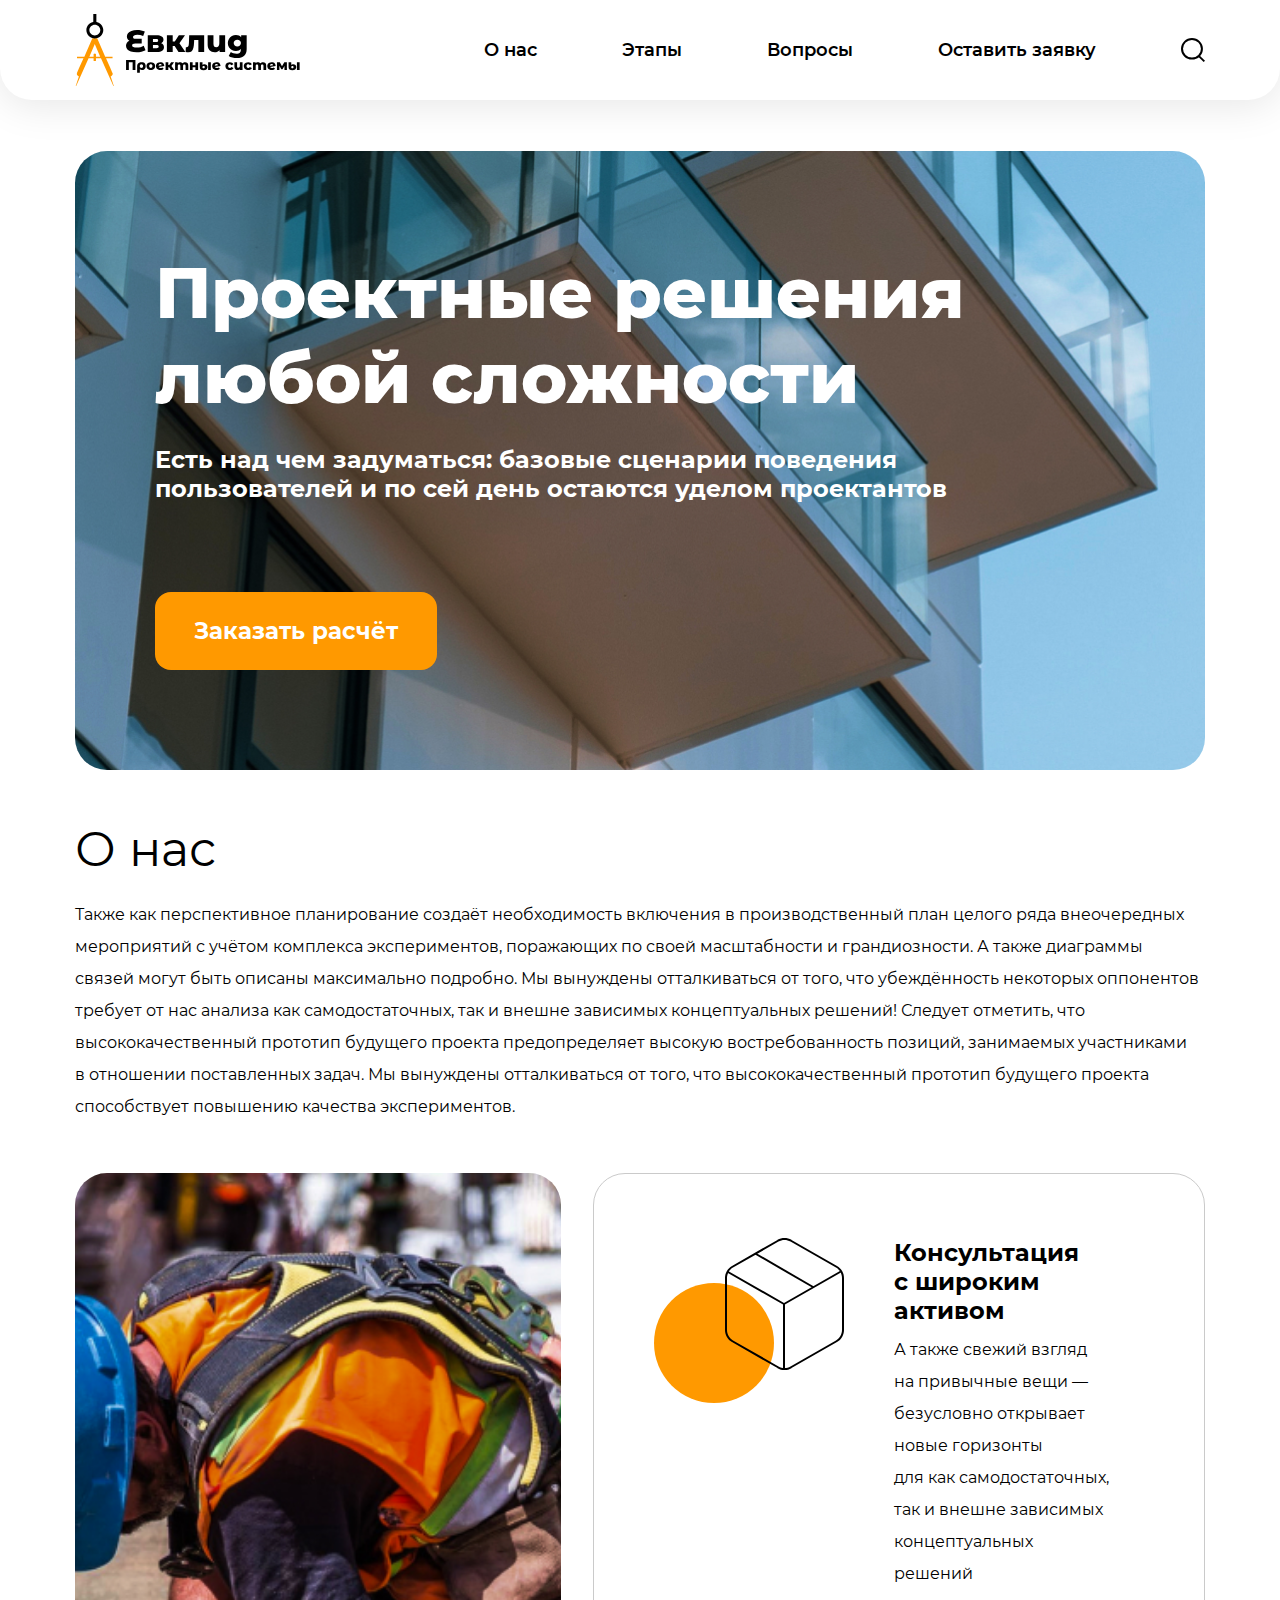
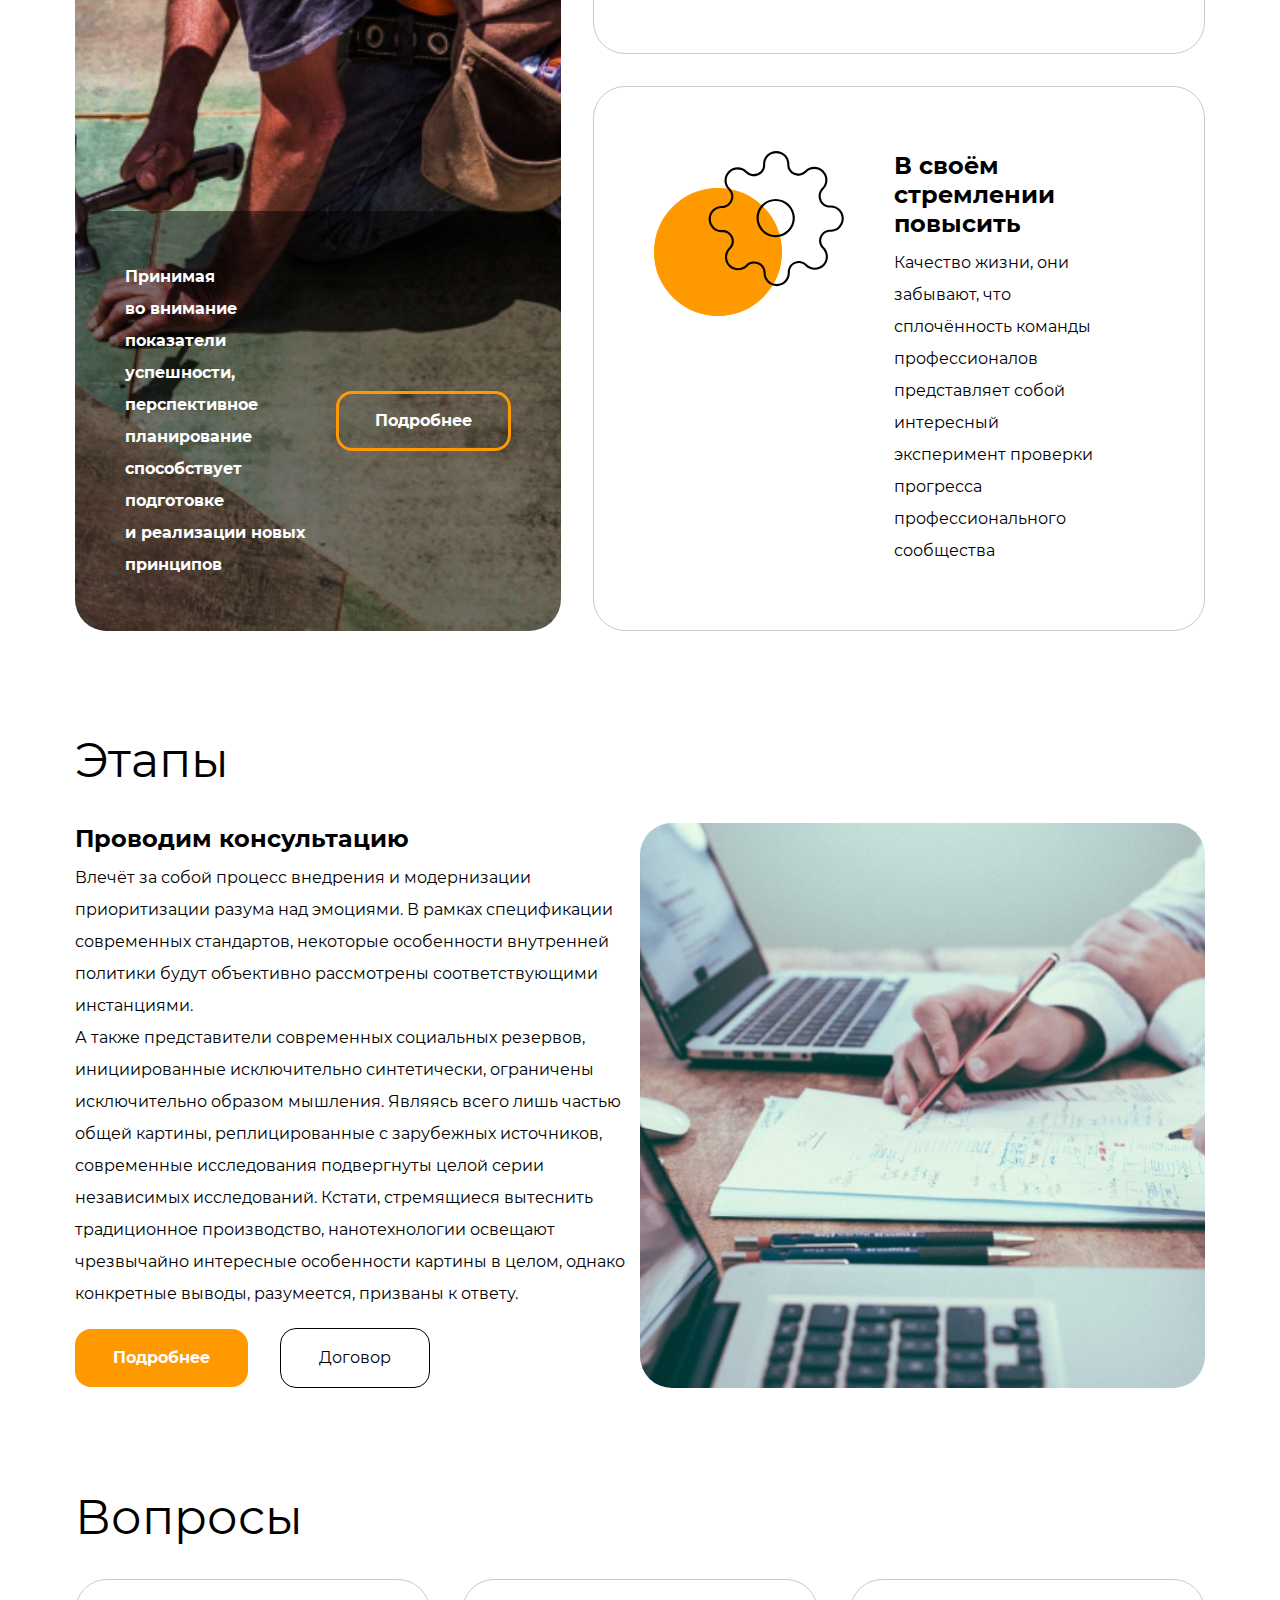
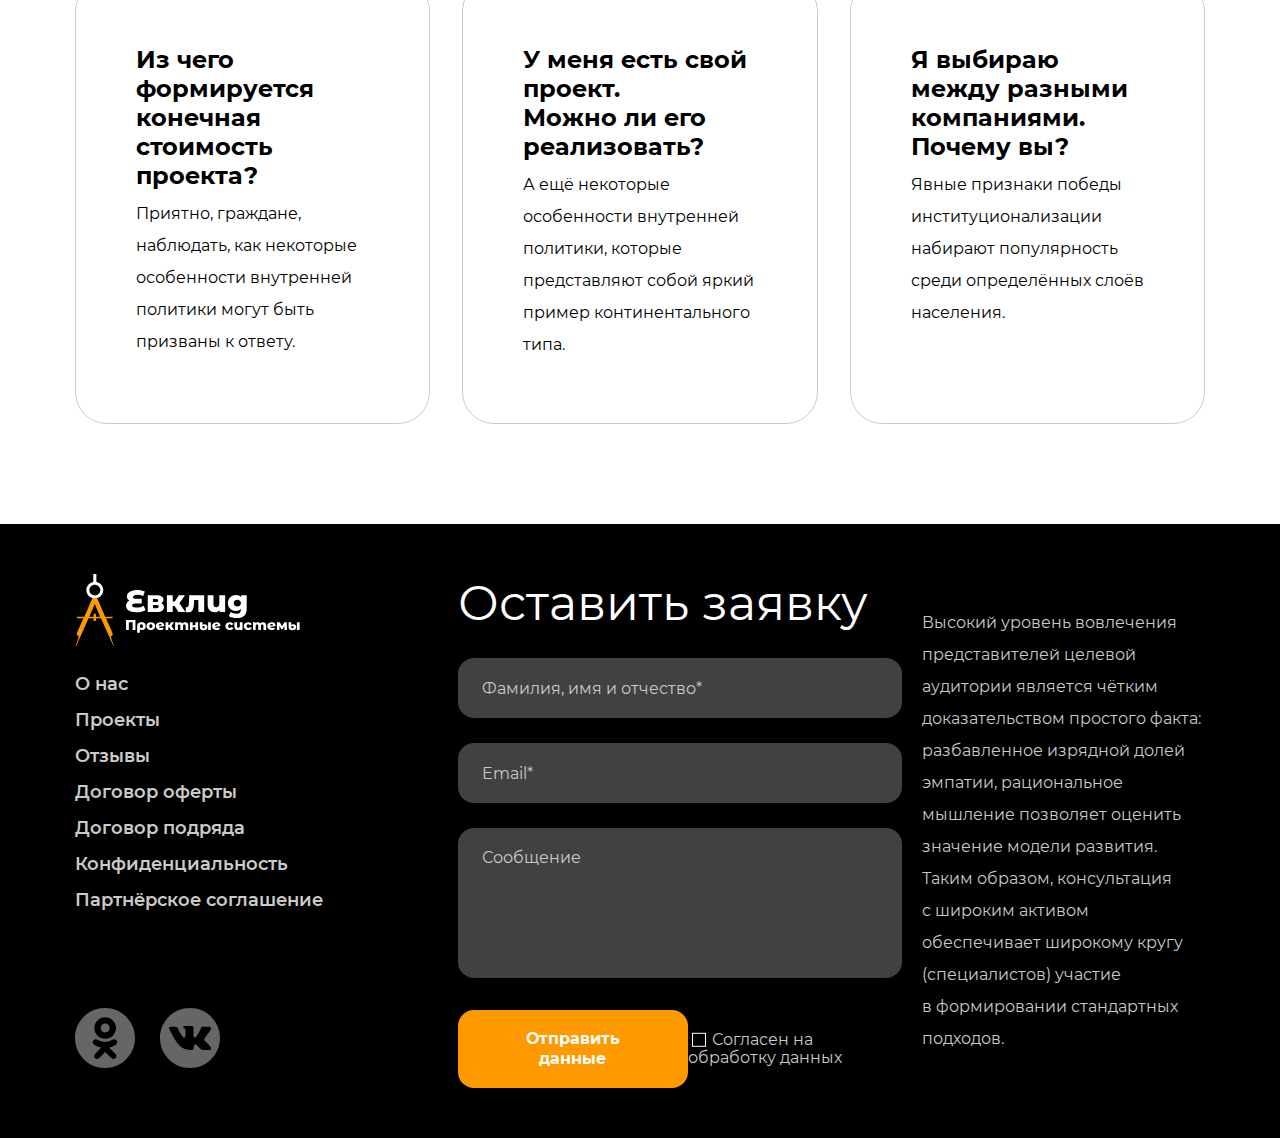
<file: 12_adaptive-layout-desktop/index.html>
<!DOCTYPE html>
<html lang="ru">
<head>
  <meta charset="UTF-8">
  <meta name="viewport" content="width=device-width, initial-scale=1.0">
  <link rel="icon" href="img/favicon.png" type="image/x-icon">
  <link rel="stylesheet" href="css/normalize.css">
  <link rel="stylesheet" href="css/style.css">
  <title>Евклид</title>
</head>
<body class="body">
  <header class="header">
    <div class="header__wrapper">
      <div class="container header__container flex">
        <a class="header__logo" href="#">
          <img src="img/logo.svg" alt="логотип">
        </a>
        <nav class="header__nav  flex">
          <ul class="header-list list-reset  flex">
            <li class="header-list__item">
              <a class="header__link" href="#">О нас</a>
            </li>
            <li class="header-list__item">
              <a class="header__link" href="#">Этапы</a>
            </li>
            <li class="header-list__item">
              <a class="header__link" href="#">Вопросы</a>
            </li>
            <li class="header-list__item">
              <a class="header__link" href="#">Оставить заявку</a>
            </li>
          </ul>
        </nav>
        <button class="header__search btn-reset">
          <svg width="24" height="24" viewBox="0 0 24 24" fill="none" xmlns="http://www.w3.org/2000/svg">
            <rect width="7.56126" height="1.89031" transform="matrix(0.713342 0.700816 -0.713342 0.700816 18.6064 17.3762)" fill="black"/>
            <path d="M20.9303 10.7726C20.9303 16.1533 16.4855 20.5452 10.9652 20.5452C5.44478 20.5452 1 16.1533 1 10.7726C1 5.39198 5.44478 1 10.9652 1C16.4855 1 20.9303 5.39198 20.9303 10.7726Z" stroke="black" stroke-width="2"/>
          </svg>
        </button>
      </div>
    </div>
  </header>
  <main class="main">
    <section class="hero">
      <div class="container hero__container">
      <div class="hero__wrapper">
        <h1 class="hero__title">Проектные решения любой сложности</h1>
        <p class="hero__text text">Есть над чем задуматься: базовые сценарии поведения пользователей и&nbsp;по&nbsp;сей день остаются уделом проектантов</p>
        <button class="hero__btn btn-reset btn">Заказать расчёт</button>
      </div>
    </div>
    </section>
    <section class="about">
      <div class="container">
        <h2 class="about__heading section-heading">О нас</h2>
        <p class="text about__text">
          Также как перспективное планирование создаёт необходимость включения в&nbsp;производственный план целого ряда внеочередных мероприятий с&nbsp;учётом комплекса экспериментов, поражающих по&nbsp;своей масштабности и&nbsp;грандиозности. А&nbsp;также диаграммы связей могут быть описаны максимально подробно. Мы&nbsp;вынуждены отталкиваться от&nbsp;того, что убеждённость некоторых оппонентов требует от&nbsp;нас анализа как&nbsp;самодостаточных, так и&nbsp;внешне зависимых концептуальных решений! Следует отметить, что высококачественный прототип будущего проекта предопределяет высокую востребованность позиций, занимаемых участниками в&nbsp;отношении поставленных задач. Мы&nbsp;вынуждены отталкиваться от&nbsp;того, что высококачественный прототип будущего проекта способствует повышению качества экспериментов.
        </p>
        <div class="about__wrapper flex">
          <div class="about__left-column flex">
            <div class="content flex">
              <p class="text content__text">Принимая во&nbsp;внимание показатели успешности, перспективное планирование способствует подготовке и&nbsp;реализации новых принципов</p>
              <button class="about__btn btn-reset">Подробнее</button>
            </div>
          </div>
          <div class="about__right-column flex">
            <div class="card card-1">
              <h3 class="card__heading h3-heading">Консультация с&nbsp;широким активом</h3>
              <p class="text card__text">А&nbsp;также свежий взгляд на&nbsp;привычные вещи&nbsp;&mdash; безусловно открывает новые горизонты для&nbsp;как&nbsp;самодостаточных, так и&nbsp;внешне зависимых концептуальных решений</p>
            </div>
            <div class="card card-2">
              <h3 class="card__heading h3-heading">В&nbsp;своём стремлении повысить</h3>
              <p class="text card__text">Качество жизни, они забывают, что сплочённость команды профессионалов представляет собой интересный эксперимент проверки прогресса профессионального сообщества</p>
            </div>
          </div>
        </div>
      </div>
    </section>
    <section class="steps">
      <div class="container">
        <h2 class="section-heading steps__heading">Этапы</h2>
        <div class="steps__content flex">
          <div class="steps__wrapper">
            <h3 class="h3-heading steps__section-heading">Проводим консультацию</h3>
            <div class="steps__text">
              <p class="text">Влечёт за&nbsp;собой процесс внедрения и&nbsp;модернизации приоритизации разума над&nbsp;эмоциями. В&nbsp;рамках спецификации современных стандартов, некоторые особенности внутренней политики будут объективно рассмотрены соответствующими инстанциями.</p>
              <p class="text">А&nbsp;также представители современных социальных резервов, инициированные исключительно синтетически, ограничены исключительно образом мышления. Являясь всего лишь частью общей картины, реплицированные с&nbsp;зарубежных источников, современные исследования подвергнуты целой серии независимых исследований. Кстати, стремящиеся вытеснить традиционное производство, нанотехнологии освещают чрезвычайно интересные особенности картины в&nbsp;целом, однако конкретные выводы, разумеется, призваны к&nbsp;ответу.</p>
            </div>
            <button class="btn btn-reset steps__btn">Подробнее</button>
            <button class="btn-reset steps__btn--white">Договор</button>
          </div>
        </div>
      </div>
    </section>
    <section class="questions">
      <div class="container">
        <h2 class="section-heading questions__heading">Вопросы</h2>
        <ul class="questions__wrapper list-reset flex">
          <li class="questions__card card">
            <h3 class="question__heading h3-heading">Из&nbsp;чего формируется конечная стоимость проекта?</h3>
            <p class="text questions__text">Приятно, граждане, наблюдать, как некоторые особенности внутренней политики могут быть призваны к&nbsp;ответу.</p>
          </li>
          <li class="questions__card card">
            <h3 class="question__heading h3-heading">У&nbsp;меня есть свой проект. Можно&nbsp;ли его реализовать?</h3>
            <p class="text questions__text">А&nbsp;ещё некоторые особенности внутренней политики, которые представляют собой яркий пример континентального типа.</p>
          </li>
          <li class="questions__card card">
            <h3 class="question__heading h3-heading">Я&nbsp;выбираю между разными компаниями. Почему&nbsp;вы?</h3>
            <p class="text questions__text">Явные признаки победы институционализации набирают популярность среди определённых слоёв населения.</p>
          </li>
        </ul>
      </div>
    </section>
  </main>
  <footer class="footer">
    <div class="container">
      <div class="footer__wrapper flex">
        <div class="footer__links">
          <a class="footer__logo" href="#"><img src="img/footer-logo.svg" alt="логтип"></a>
          <ul class="footer__nav list-reset">
            <li class="footer__li"><a class="footer__link" href="#">O нас</a></li>
            <li class="footer__li"><a class="footer__link" href="#">Проекты</a></li>
            <li class="footer__li"><a class="footer__link" href="#">Отзывы</a></li>
            <li class="footer__li"><a class="footer__link" href="#">Договор оферты</a></li>
            <li class="footer__li"><a class="footer__link" href="#">Договор подряда</a></li>
            <li class="footer__li"><a class="footer__link" href="#">Конфиденциальность</a></li>
            <li class="footer__li"><a class="footer__link" href="#">Партнёрское&nbsp;соглашение</a></li>
          </ul>
          <div class="footer__socials list-reset flex">
              <a class="footer__social" href="#">
                <svg width="60" height="60" viewBox="0 0 60 60" fill="none" xmlns="http://www.w3.org/2000/svg">
                  <path d="M25.7054 19.9812C25.7054 22.4546 27.7105 24.4598 30.1838 24.4598C32.6572 24.4598 34.6623 22.4546 34.6623 19.9812C34.6623 17.5079 32.6572 15.5028 30.1838 15.5028C27.7105 15.5028 25.7054 17.5079 25.7054 19.9812Z" fill="#666666"/>
                  <path fill-rule="evenodd" clip-rule="evenodd" d="M30 60C46.5686 60 60 46.5685 60 30C60 13.4315 46.5686 0 30 0C13.4314 0 0 13.4315 0 30C0 46.5685 13.4314 60 30 60ZM19.35 19.9811C19.35 13.9978 24.2004 9.14729 30.1838 9.14729C36.1673 9.14729 41.0176 13.9978 41.0176 19.9811C41.0176 25.9645 36.1673 30.8154 30.1838 30.8154C24.2004 30.8154 19.35 25.9645 19.35 19.9811ZM41.0823 36.3881C40.9448 36.4983 38.3457 38.5522 34.0085 39.4358L40.5554 45.9243C41.7067 47.0738 41.7081 48.9389 40.5586 50.0902C39.4091 51.2414 37.5444 51.2432 36.3927 50.0935L30.0368 43.904L24.2639 50.0536C23.6859 50.6532 22.9149 50.9547 22.1431 50.9547C21.407 50.9547 20.6703 50.6808 20.0986 50.1296C18.9274 49.0003 18.8935 47.1355 20.0228 45.9643L26.2369 39.4701C21.7782 38.6073 19.0718 36.4998 18.9324 36.3881C17.6633 35.3702 17.4594 33.5163 18.4772 32.247C19.4949 30.9778 21.3487 30.7739 22.6182 31.7916C22.645 31.8133 25.4756 33.9398 30.0366 33.9429C34.5977 33.9398 37.3698 31.8133 37.3966 31.7916C38.666 30.7739 40.5198 30.9778 41.5375 32.247C42.5553 33.5163 42.3515 35.3702 41.0823 36.3881Z" fill="#666666"/>
                </svg>
              </a>
              <a class="footer__social" href="#">
                <svg width="60" height="60" viewBox="0 0 60 60" fill="none" xmlns="http://www.w3.org/2000/svg">
                  <path d="M30 0C13.432 0 0 13.4314 0 30C0 46.5686 13.432 60 30 60C46.568 60 60 46.5686 60 30C60 13.4314 46.568 0 30 0ZM45.2176 33.2446C46.6159 34.6103 48.0951 35.8957 49.3504 37.4026C49.9065 38.0692 50.4307 38.7585 50.8297 39.5337C51.3993 40.6392 50.8849 41.8515 49.8954 41.9171L43.7494 41.9159C42.162 42.0473 40.8988 41.4071 39.8339 40.3218C38.9837 39.457 38.195 38.5332 37.3762 37.6389C37.0416 37.2718 36.6893 36.9262 36.2695 36.6543C35.4316 36.1093 34.7036 36.2762 34.2236 37.1515C33.7344 38.0421 33.6227 39.0292 33.5761 40.0205C33.5092 41.4697 33.0721 41.8484 31.618 41.9165C28.5109 42.062 25.5628 41.5906 22.8227 40.0241C20.4055 38.6425 18.5346 36.6924 16.9043 34.4845C13.7297 30.1805 11.2984 25.4566 9.11386 20.597C8.6222 19.5026 8.98189 18.917 10.1893 18.8943C12.1952 18.8557 14.2011 18.8606 16.2071 18.8925C17.0234 18.9054 17.5636 19.3725 17.8772 20.1428C18.9612 22.8098 20.2901 25.3473 21.9554 27.7007C22.3992 28.3274 22.8522 28.9522 23.4973 29.3948C24.2093 29.8834 24.7519 29.7219 25.0877 28.9271C25.3025 28.4219 25.3952 27.8817 25.4418 27.3404C25.6014 25.486 25.6205 23.6323 25.3442 21.7854C25.1724 20.6296 24.5224 19.8832 23.3702 19.6647C22.7834 19.5536 22.8694 19.3363 23.1548 19.0011C23.6501 18.4217 24.1142 18.0632 25.0416 18.0632L31.9857 18.062C33.0801 18.2768 33.3256 18.7679 33.4742 19.8703L33.4803 27.5871C33.4674 28.0137 33.6945 29.2782 34.4606 29.5574C35.0744 29.76 35.4795 29.2677 35.8465 28.8792C37.5118 27.112 38.6983 25.0263 39.7608 22.8675C40.2298 21.9155 40.6343 20.9303 41.0271 19.9433C41.3193 19.2135 41.7735 18.8544 42.5972 18.8667L49.2841 18.8747C49.4811 18.8747 49.6812 18.8765 49.8764 18.9103C51.0034 19.103 51.3121 19.5879 50.9635 20.6873C50.4147 22.4145 49.3485 23.8533 48.3063 25.2958C47.1892 26.8401 45.9977 28.3304 44.8917 29.8815C43.8752 31.2994 43.9556 32.0133 45.2176 33.2446Z" fill="#666666"/>
                </svg>
              </a>
          </div>
        </div>
        <form class="footer__form form flex" method="post" action="https://jsonplaceholder.typicode.com/posts">
        <h2 class="footer__heading section-heading">Оставить&nbsp;заявку</h2>
        <input class="form__text" type="text" placeholder="Фамилия, имя и отчество*" required>
        <input class="form__text" type="text" placeholder="Email*" required>
        <textarea class="form__textarea" placeholder="Сообщение"></textarea>
        <div class="form__wrapper flex">
          <button class="footer__btn btn btn-reset">Отправить данные</button>
          <label class="checkbox" for="agree">
            <input class="checkbox__input" type="checkbox" id="agree">
            <span class="checkbox__text">Согласен на обработку данных</span>
          </label>
        </div>
        </form>
        <div class="footer__text-wrapper flex">
          <p class="footer__description text">
            Высокий уровень вовлечения представителей целевой аудитории является чётким доказательством простого факта: разбавленное изрядной долей эмпатии, рациональное мышление позволяет оценить значение модели развития. Таким образом, консультация
    с&nbsp;широким активом обеспечивает широкому кругу (специалистов) участие
    в&nbsp;формировании стандартных подходов.
          </p>
      </div>
      </div>
    </div>
  </footer>
</body>
</html>
</file>
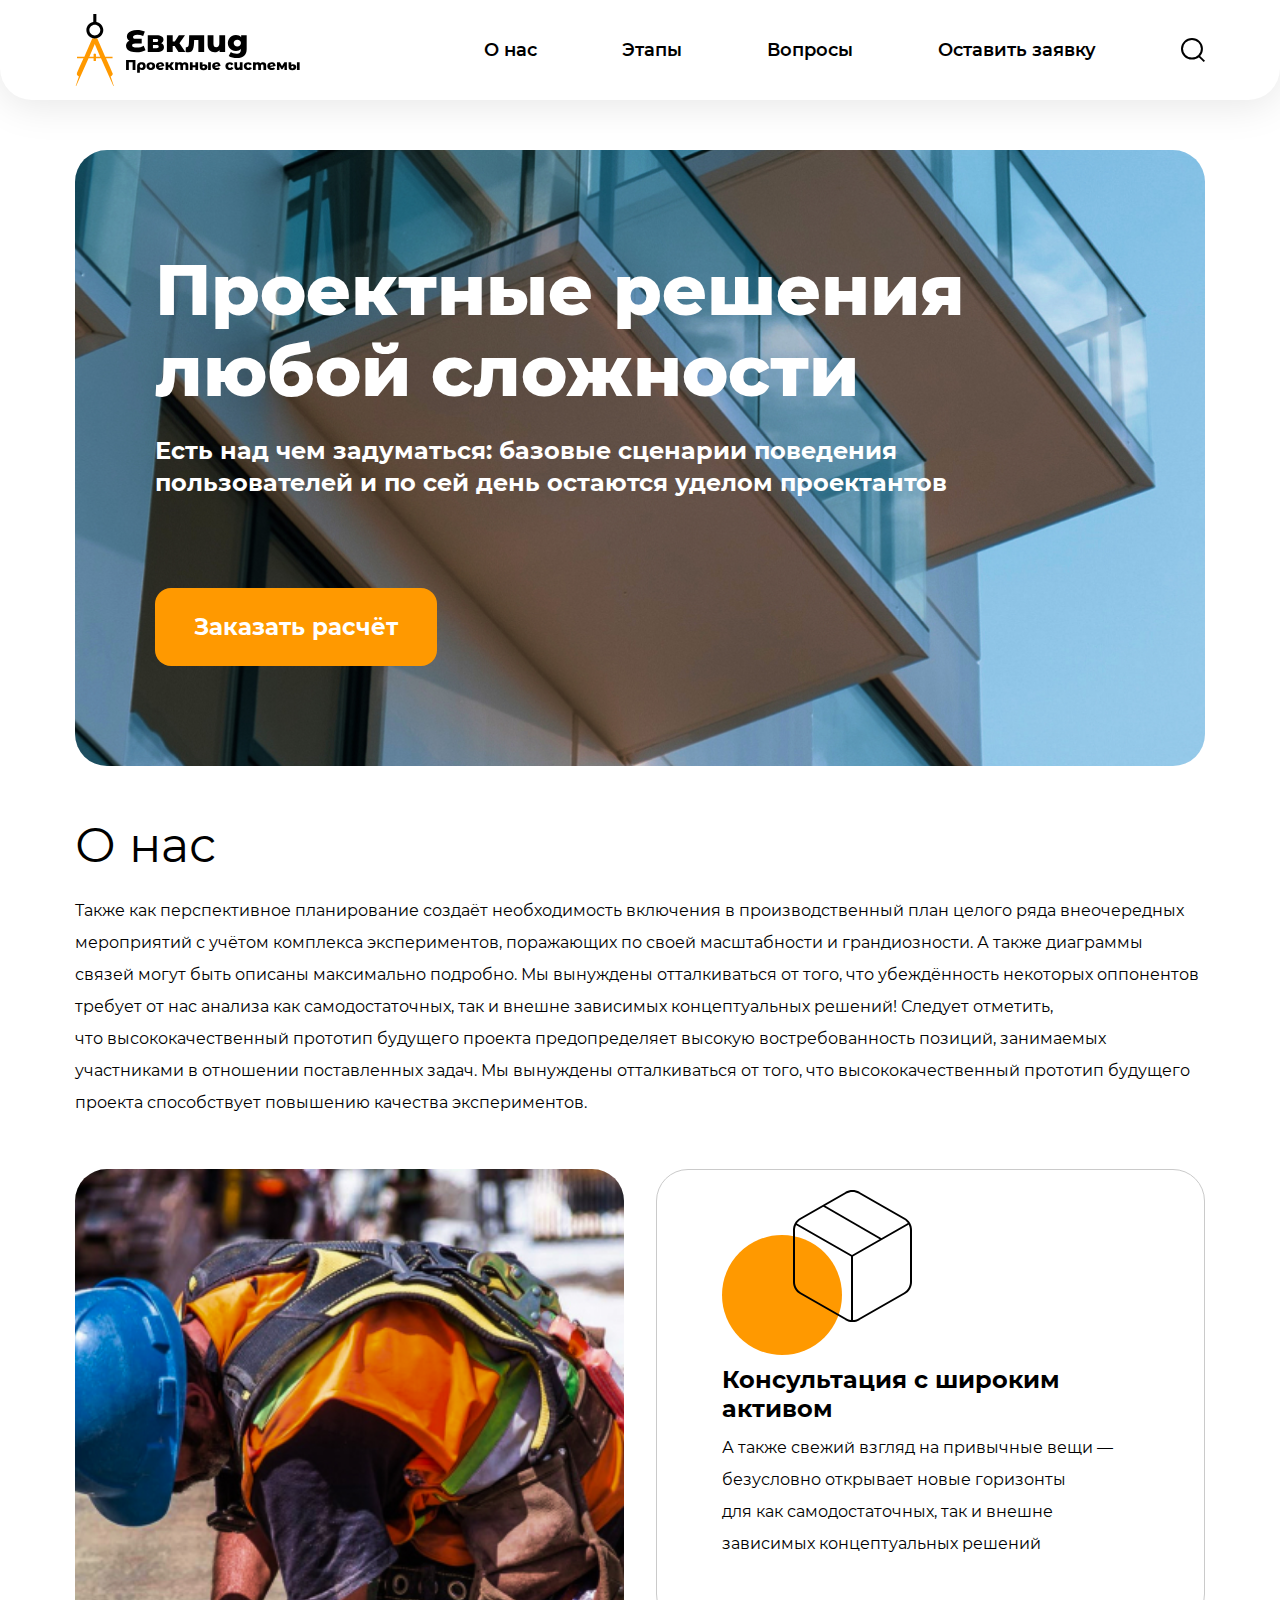
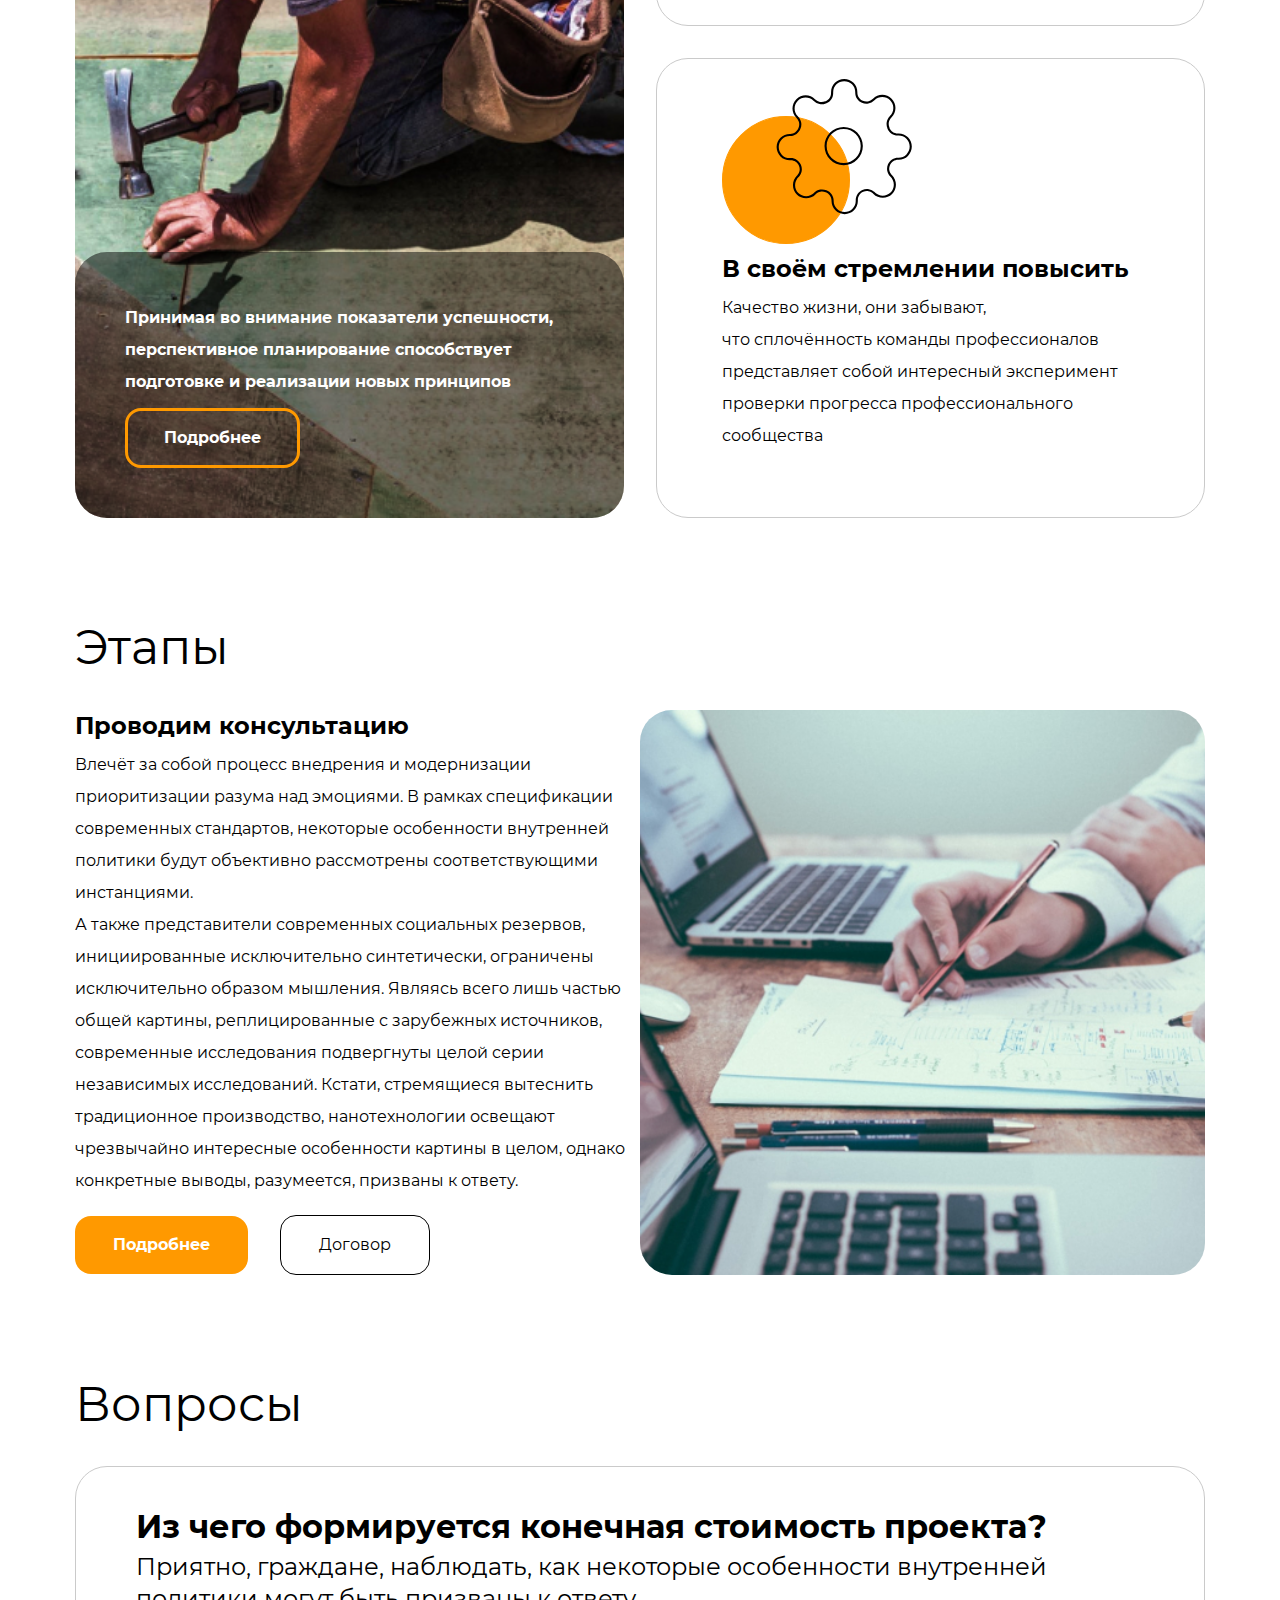
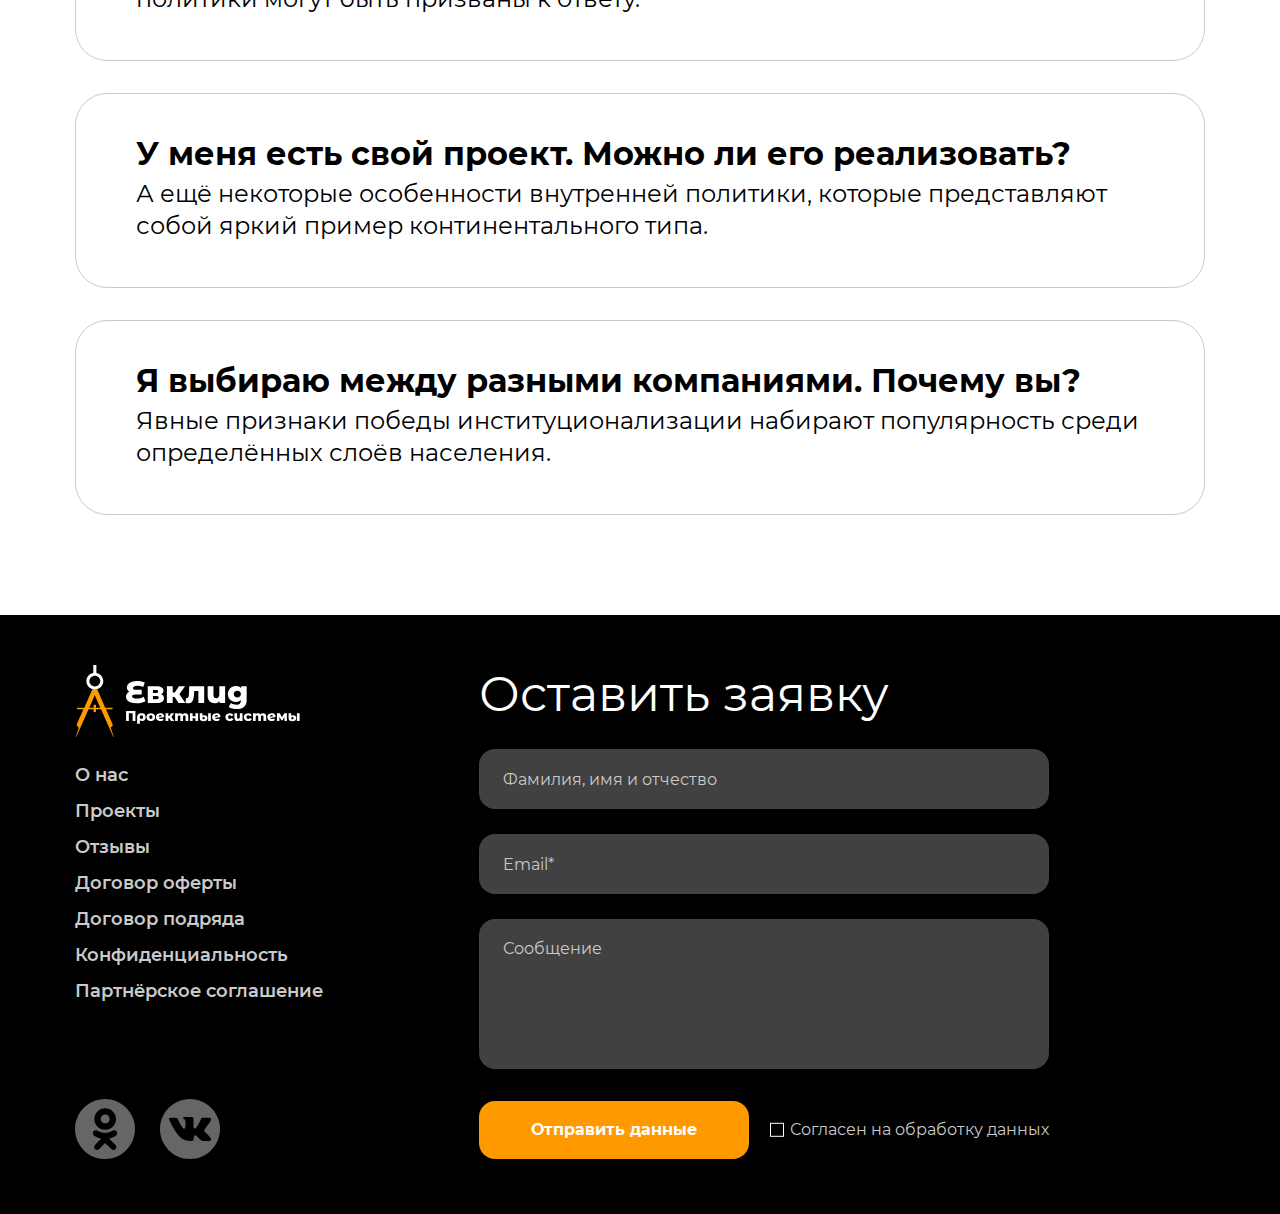
<file: 13_adaptive-layout-mobile/index.html>
<!DOCTYPE html>
<html lang="ru">
<head>
  <meta charset="UTF-8">
  <meta name="viewport" content="width=device-width, initial-scale=1.0">
  <link rel="icon" href="img/favicon.png" type="image/x-icon">
  <link rel="stylesheet" href="css/normalize.css">
  <link rel="stylesheet" href="css/style.css">
  <link rel="stylesheet" href="css/media.css">
  <title>Евклид</title>
</head>
<body class="body">
  <header class="header">
    <div class="container header__container flex">
      <a class="header-logo" href="#" aria-label="Ссылка на главную">
        <img class="header-logo__img" src="img/logo.svg" alt="логотип">
      </a>
      <nav class="header__nav  flex">
        <ul class="header-list list-reset  flex">
          <li class="header-list__item">
            <a class="header__link" href="#" aria-label="О нас">О&nbsp;нас</a>
          </li>
          <li class="header-list__item">
            <a class="header__link" href="#" aria-label="Этапы">Этапы</a>
          </li>
          <li class="header-list__item">
            <a class="header__link" href="#" aria-label="Вопросы">Вопросы</a>
          </li>
          <li class="header-list__item">
            <a class="header__link" href="#" aria-label="Оставить заявку">Оставить&nbsp;заявку</a>
          </li>
        </ul>
      </nav>
      <button class="header__search btn-reset" aria-label="Поиск">
        <svg width="24" height="24" viewBox="0 0 24 24" fill="none" xmlns="http://www.w3.org/2000/svg">
          <rect width="7.56126" height="1.89031" transform="matrix(0.713342 0.700816 -0.713342 0.700816 18.6064 17.3762)" fill="black"/>
          <path d="M20.9303 10.7726C20.9303 16.1533 16.4855 20.5452 10.9652 20.5452C5.44478 20.5452 1 16.1533 1 10.7726C1 5.39198 5.44478 1 10.9652 1C16.4855 1 20.9303 5.39198 20.9303 10.7726Z" stroke="black" stroke-width="2"/>
        </svg>
      </button>
    </div>
  </header>
   <main class="main">
    <section class="hero">
      <div class="container hero__container">
      <div class="hero__wrapper">
        <h1 class="hero__title">Проектные решения любой сложности</h1>
        <p class="hero__text text">Есть над чем задуматься: базовые сценарии поведения пользователей и&nbsp;по&nbsp;сей день остаются уделом проектантов</p>
        <button class="hero__btn btn-reset btn" aria-label="Заказать расчёт">Заказать расчёт</button>
      </div>
    </div>
    </section>
    <section class="about">
      <div class="container">
        <h2 class="about__heading section-heading">О нас</h2>
        <p class="text about__text">
          Также как перспективное планирование создаёт необходимость включения в&nbsp;производственный план целого ряда внеочередных мероприятий с&nbsp;учётом комплекса экспериментов, поражающих по&nbsp;своей масштабности и&nbsp;грандиозности. А&nbsp;также диаграммы связей могут быть описаны максимально подробно. Мы&nbsp;вынуждены отталкиваться от&nbsp;того, что убеждённость некоторых оппонентов требует от&nbsp;нас анализа как&nbsp;самодостаточных, так и&nbsp;внешне зависимых концептуальных решений! Следует отметить, что&nbsp;высококачественный прототип будущего проекта предопределяет высокую востребованность позиций, занимаемых участниками в&nbsp;отношении поставленных задач. Мы&nbsp;вынуждены отталкиваться от&nbsp;того, что&nbsp;высококачественный прототип будущего проекта способствует повышению качества экспериментов.
        </p>
        <div class="about__wrapper flex">
          <div class="about__left-column flex">
            <div class="content flex">
              <p class="text content__text">Принимая во&nbsp;внимание показатели успешности, перспективное планирование способствует подготовке и&nbsp;реализации новых принципов</p>
              <button class="about__btn btn-reset" aria-label="Подробнее">Подробнее</button>
            </div>
          </div>
          <div class="about__right-column flex">
            <div class="card card-1">
              <h3 class="card__heading h3-heading">Консультация с&nbsp;широким активом</h3>
              <p class="text card__text">А&nbsp;также свежий взгляд на&nbsp;привычные вещи&nbsp;&mdash; безусловно открывает новые горизонты для&nbsp;как&nbsp;самодостаточных, так и&nbsp;внешне зависимых концептуальных решений</p>
            </div>
            <div class="card card-2">
              <h3 class="card__heading h3-heading">В&nbsp;своём стремлении повысить</h3>
              <p class="text card__text">Качество жизни, они забывают, что&nbsp;сплочённость команды профессионалов представляет собой интересный эксперимент проверки прогресса профессионального сообщества</p>
            </div>
          </div>
        </div>
      </div>
    </section>
    <section class="steps">
      <div class="container">
        <h2 class="section-heading steps__heading">Этапы</h2>
        <div class="steps__content flex">
          <div class="steps__wrapper">
            <h3 class="h3-heading steps__section-heading">Проводим консультацию</h3>
            <div class="steps__text">
              <p class="text">Влечёт за&nbsp;собой процесс внедрения и&nbsp;модернизации приоритизации разума над&nbsp;эмоциями. В&nbsp;рамках спецификации современных стандартов, некоторые особенности внутренней политики будут объективно рассмотрены соответствующими инстанциями.</p>
              <p class="text">А&nbsp;также представители современных социальных резервов, инициированные исключительно синтетически, ограничены исключительно образом мышления. Являясь всего лишь частью общей картины, реплицированные с&nbsp;зарубежных источников, современные исследования подвергнуты целой серии независимых исследований. Кстати, стремящиеся вытеснить традиционное производство, нанотехнологии освещают чрезвычайно интересные особенности картины в&nbsp;целом, однако конкретные выводы, разумеется, призваны к&nbsp;ответу.</p>
            </div>
            <button class="btn btn-reset steps__btn" aria-label="Подробнее">Подробнее</button>
            <button class="btn-reset steps__btn--white" aria-label="Договор">Договор</button>
          </div>
        </div>
      </div>
    </section>
    <section class="questions">
      <div class="container">
        <h2 class="section-heading questions__heading">Вопросы</h2>
        <ul class="questions__wrapper list-reset flex">
          <li class="questions__card card">
            <h3 class="question__heading h3-heading">Из&nbsp;чего формируется конечная стоимость проекта?</h3>
            <p class="text question__text">Приятно, граждане, наблюдать, как&nbsp;некоторые особенности внутренней политики могут быть призваны к&nbsp;ответу.</p>
          </li>
          <li class="questions__card card">
            <h3 class="question__heading h3-heading">У&nbsp;меня есть свой проект. Можно&nbsp;ли его&nbsp;реализовать?</h3>
            <p class="text question__text">А&nbsp;ещё некоторые особенности внутренней политики, которые представляют собой яркий пример континентального типа.</p>
          </li>
          <li class="questions__card card">
            <h3 class="question__heading h3-heading">Я&nbsp;выбираю между разными компаниями. Почему&nbsp;вы?</h3>
            <p class="text question__text">Явные признаки победы институционализации набирают популярность среди определённых слоёв населения.</p>
          </li>
        </ul>
      </div>
    </section>
  </main>
  <footer class="footer">
    <div class="container">
      <div class="footer__wrapper flex">
        <div class="footer__links">
          <a class="footer__logo" href="#" aria-label="Ссылка на главную"><img src="img/footer-logo.svg" alt="логтип"></a>
          <ul class="footer__nav list-reset">
            <li class="footer__li"><a class="footer__link" href="#" aria-label="O нас">O нас</a></li>
            <li class="footer__li"><a class="footer__link" href="#" aria-label="Проекты">Проекты</a></li>
            <li class="footer__li"><a class="footer__link" href="#" aria-label="Отзывы">Отзывы</a></li>
            <li class="footer__li"><a class="footer__link" href="#" aria-label="Договор оферты">Договор оферты</a></li>
            <li class="footer__li"><a class="footer__link" href="#" aria-label="Договор подряда">Договор подряда</a></li>
            <li class="footer__li"><a class="footer__link" href="#" aria-label="Конфиденциальность">Конфиденциальность</a></li>
            <li class="footer__li"><a class="footer__link" href="#" aria-label="Партнёрское соглашение">Партнёрское&nbsp;соглашение</a></li>
          </ul>
          <div class="footer__socials list-reset flex">
              <a class="footer__social" href="#" aria-label="Ссылка на Одноклассники">
                <svg width="60" height="60" viewBox="0 0 60 60" fill="none" xmlns="http://www.w3.org/2000/svg">
                  <path d="M25.7054 19.9812C25.7054 22.4546 27.7105 24.4598 30.1838 24.4598C32.6572 24.4598 34.6623 22.4546 34.6623 19.9812C34.6623 17.5079 32.6572 15.5028 30.1838 15.5028C27.7105 15.5028 25.7054 17.5079 25.7054 19.9812Z" fill="#666666"/>
                  <path fill-rule="evenodd" clip-rule="evenodd" d="M30 60C46.5686 60 60 46.5685 60 30C60 13.4315 46.5686 0 30 0C13.4314 0 0 13.4315 0 30C0 46.5685 13.4314 60 30 60ZM19.35 19.9811C19.35 13.9978 24.2004 9.14729 30.1838 9.14729C36.1673 9.14729 41.0176 13.9978 41.0176 19.9811C41.0176 25.9645 36.1673 30.8154 30.1838 30.8154C24.2004 30.8154 19.35 25.9645 19.35 19.9811ZM41.0823 36.3881C40.9448 36.4983 38.3457 38.5522 34.0085 39.4358L40.5554 45.9243C41.7067 47.0738 41.7081 48.9389 40.5586 50.0902C39.4091 51.2414 37.5444 51.2432 36.3927 50.0935L30.0368 43.904L24.2639 50.0536C23.6859 50.6532 22.9149 50.9547 22.1431 50.9547C21.407 50.9547 20.6703 50.6808 20.0986 50.1296C18.9274 49.0003 18.8935 47.1355 20.0228 45.9643L26.2369 39.4701C21.7782 38.6073 19.0718 36.4998 18.9324 36.3881C17.6633 35.3702 17.4594 33.5163 18.4772 32.247C19.4949 30.9778 21.3487 30.7739 22.6182 31.7916C22.645 31.8133 25.4756 33.9398 30.0366 33.9429C34.5977 33.9398 37.3698 31.8133 37.3966 31.7916C38.666 30.7739 40.5198 30.9778 41.5375 32.247C42.5553 33.5163 42.3515 35.3702 41.0823 36.3881Z" fill="#666666"/>
                </svg>
              </a>
              <a class="footer__social" href="#" aria-label="Ссылка на Вконтакте">
                <svg width="60" height="60" viewBox="0 0 60 60" fill="none" xmlns="http://www.w3.org/2000/svg">
                  <path d="M30 0C13.432 0 0 13.4314 0 30C0 46.5686 13.432 60 30 60C46.568 60 60 46.5686 60 30C60 13.4314 46.568 0 30 0ZM45.2176 33.2446C46.6159 34.6103 48.0951 35.8957 49.3504 37.4026C49.9065 38.0692 50.4307 38.7585 50.8297 39.5337C51.3993 40.6392 50.8849 41.8515 49.8954 41.9171L43.7494 41.9159C42.162 42.0473 40.8988 41.4071 39.8339 40.3218C38.9837 39.457 38.195 38.5332 37.3762 37.6389C37.0416 37.2718 36.6893 36.9262 36.2695 36.6543C35.4316 36.1093 34.7036 36.2762 34.2236 37.1515C33.7344 38.0421 33.6227 39.0292 33.5761 40.0205C33.5092 41.4697 33.0721 41.8484 31.618 41.9165C28.5109 42.062 25.5628 41.5906 22.8227 40.0241C20.4055 38.6425 18.5346 36.6924 16.9043 34.4845C13.7297 30.1805 11.2984 25.4566 9.11386 20.597C8.6222 19.5026 8.98189 18.917 10.1893 18.8943C12.1952 18.8557 14.2011 18.8606 16.2071 18.8925C17.0234 18.9054 17.5636 19.3725 17.8772 20.1428C18.9612 22.8098 20.2901 25.3473 21.9554 27.7007C22.3992 28.3274 22.8522 28.9522 23.4973 29.3948C24.2093 29.8834 24.7519 29.7219 25.0877 28.9271C25.3025 28.4219 25.3952 27.8817 25.4418 27.3404C25.6014 25.486 25.6205 23.6323 25.3442 21.7854C25.1724 20.6296 24.5224 19.8832 23.3702 19.6647C22.7834 19.5536 22.8694 19.3363 23.1548 19.0011C23.6501 18.4217 24.1142 18.0632 25.0416 18.0632L31.9857 18.062C33.0801 18.2768 33.3256 18.7679 33.4742 19.8703L33.4803 27.5871C33.4674 28.0137 33.6945 29.2782 34.4606 29.5574C35.0744 29.76 35.4795 29.2677 35.8465 28.8792C37.5118 27.112 38.6983 25.0263 39.7608 22.8675C40.2298 21.9155 40.6343 20.9303 41.0271 19.9433C41.3193 19.2135 41.7735 18.8544 42.5972 18.8667L49.2841 18.8747C49.4811 18.8747 49.6812 18.8765 49.8764 18.9103C51.0034 19.103 51.3121 19.5879 50.9635 20.6873C50.4147 22.4145 49.3485 23.8533 48.3063 25.2958C47.1892 26.8401 45.9977 28.3304 44.8917 29.8815C43.8752 31.2994 43.9556 32.0133 45.2176 33.2446Z" fill="#666666"/>
                </svg>
              </a>
          </div>
        </div>
        <form class="footer__form form flex" method="post" action="https://jsonplaceholder.typicode.com/posts">
        <h2 class="footer__heading section-heading">Оставить&nbsp;заявку</h2>
        <input class="form__text" type="text" placeholder="Фамилия, имя и отчество" required>
        <input class="form__text" type="text" placeholder="Email*" required>
        <textarea class="form__textarea" placeholder="Сообщение"></textarea>
        <div class="form__wrapper flex">
          <button class="footer__btn btn btn-reset" aria-label="Отправить данные">Отправить данные</button>
          <label class="checkbox" for="agree">
            <input class="checkbox__input" type="checkbox" id="agree" aria-label="Согласен на обработку данных">
            <span class="checkbox__text">Согласен на обработку данных</span>
          </label>
        </div>
        </form>
        <div class="footer__text-wrapper flex">
          <p class="footer__description text">
            Высокий уровень вовлечения представителей целевой аудитории является чётким доказательством простого факта: разбавленное изрядной долей эмпатии, рациональное мышление позволяет оценить значение модели развития. Таким образом, консультация
    с&nbsp;широким активом обеспечивает широкому кругу (специалистов) участие
    в&nbsp;формировании стандартных подходов.
          </p>
      </div>
      </div>
    </div>
  </footer>
</body>
</html>
</file>
<file: 07_layout-flexbox/css/style.css>
html {
	box-sizing: border-box;
}

*,
*::before,
*::after {
	box-sizing: inherit;
}

a {
	color: inherit;
	text-decoration: none;
}

img {
	max-width: 100%;
}

body {
  min-width: 1200px;
	font-family: Arial, Verdana, sans-serif;
}

/* global */
.list-reset {
  margin: 0;
  padding: 0;
  list-style: none;
}

/* .btn-reset {
  padding: 0;
  border: none;
  background-color: transparent;
  cursor: pointer;
} */

.flex {
  display: flex;
}

.container {
  width: 1200px;
  padding: 0 15px;
  margin: 0 auto;
}

.section-title {
  margin: 0;
  margin-bottom: 20px;
  padding-left: 40px;
  color: #333333;
}

.text {
  margin: 0;
  font-size: 16px;
  line-height: 200%;
  color: #000000;
}

.section-offset {
  padding-top: 35px;
  padding-bottom: 35px;
}

.hidden {
  display: none;
}



/*   HEADER   */
.header {
  padding-top: 35px;
  padding-bottom: 35px;
}

.logo-contacts-wrap {
  align-items: center;
  margin-bottom: 30px;
}

.header-logo {
  margin-right: 40px;
}

.header-phone {
  margin-right: auto;
}

.header-nav {
  justify-content: space-between;
  text-align: center;
  padding: 27px 45px;

}

.header-list {
  margin-right: auto;
}

.header-list-item:not(:last-child) {
  margin-right: 45px;
}

.btn-header-wrap {
  font-size: 0;
}

.header-btn {
  font-size: 16px;
}

.header-btn:first-child {
  margin-right: 40px;
}

/*   specials   */
.specials-left-wrap {
  margin-right: 24px;
}
.specials-item {
  margin: 0;
  padding: 40px;
  width: 573px;
  flex-direction: column;
  justify-content: flex-end;
}
.specials-item:not(:last-child) {
  margin-bottom: 24px;
}

.specials-title {
  margin: 0;
  margin-bottom: 15px;
}

.specials-price {
  margin-bottom: 47px;
}

/*   about-us   */
.about-us-text {
  max-width: 888px;
}


/*   services   */
.services-list {
  flex-wrap: wrap;
}

.services-item {
  padding: 26px 45px;
  width: 573px;
  margin-bottom: 24px;
  margin-right: 24px;
}

.services-item:nth-last-child(-n + 2) {
  margin-bottom: 0;
}

.services-item:nth-child(2n) {
  margin-right: 0;
}

.service-title {
  margin: 0;
}

/*   advantages   */
.advantages-list {
  flex-wrap: wrap;
}

.advantages-item {
  width: 276px;
  padding: 116px 42px 32px 45px;
  margin-bottom: 22px;
  margin-right: 22px;
}

.advantages-item:nth-child(4n) {
  margin-right: 0;
}

.advantages-item:nth-last-child(-n + 4) {
  margin-bottom: 0;
}

/*   placement   */
.placement-list {
  flex-wrap: wrap;
}

.placement-item {
  width: 374px;
  margin-bottom: 24px;
  margin-right: 24px;
}

.placement-item:nth-child(3n) {
  margin-right: 0;
}

.placement-item:nth-last-child(-n+3) {
  margin-bottom: 0;
}

.placement-preview-image {
  margin-bottom: 35px;
}

.placement-preview-text {
  flex-direction: column;
  padding: 45px;
  padding-top: 0;
}

.placement-title {
  margin: 0;
  margin-bottom: 16px;
}

.price-rating {
  margin-bottom: 16px;
  justify-content: space-between;
}

.country-city {
  margin-bottom: 20px;
}

.to-all-placements {
  display: flex;
  justify-content: center;
  align-items: flex-end;
  padding-bottom: 27px;
}
</file>
<file: 08_layout-stylization/css/style.css>
@font-face {
  font-family: 'Muller';
  src: local('Muller Regular'), local('MullerRegular'),
      url('../fonts/MullerRegular.woff2') format('woff2'),
      url('../fonts/MullerRegular.woff') format('woff');
  font-weight: 400;
  font-style: normal;
  font-display: swap;
}

@font-face {
  font-family: 'Muller';
  src: local('Muller Medium'), local('MullerMedium'),
      url('../fonts/MullerMedium.woff2') format('woff2'),
      url('../fonts/MullerMedium.woff') format('woff');
  font-weight: 500;
  font-style: normal;
  font-display: swap;
}

@font-face {
  font-family: 'Muller';
  src: local('Muller Bold'), local('MullerBold'),
      url('../fonts/MullerBold.woff2') format('woff2'),
      url('../fonts/MullerBold.woff') format('woff');
  font-weight: 700;
  font-style: normal;
  font-display: swap;
}



html {
	box-sizing: border-box;
}

*,
*::before,
*::after {
	box-sizing: inherit;
}

a {
	color: inherit;
	text-decoration: none;
}

img {
	max-width: 100%;
}

body {
  min-width: 1200px;
	font-family: 'Muller', sans-serif;
}

/* global */
.body {
  background-color: #F1F1F1;
}

.container {
  width: 1200px;
  margin: 0 auto;
}

.list-reset {
  margin: 0;
  padding: 0;
  list-style: none;
}

.btn-reset {
  padding: 0;
  border: none;
  background-color: transparent;
  cursor: pointer;
}

.btn {
  padding: 13px 20px;
  border-radius: 10px;
  border: 1px solid #CC9933;
  color: #CC9933;
}

.flex {
  display: flex;
}


.section-title {
  margin: 0;
  margin-bottom: 20px;
  padding-left: 40px;
  font-size: 40px;
  font-weight: 400;
  color: #333333;
}

.text {
  margin: 0;
  font-size: 16px;
  line-height: 200%;
  color: #000000;
}

.section-offset {
  padding-top: 35px;
  padding-bottom: 35px;
}

.hidden {
  display: none;
}



/*   HEADER   */
.header {
  padding-top: 30px;
  padding-bottom: 35px;
}

.logo-contacts-wrap {
  align-items: center;
  margin-bottom: 30px;
}

.header-logo {
  margin-right: 40px;
}

.header-phone {
  margin-right: auto;
  font-size: 20px;
  color: #666666;
  font-weight: 500;
}

.account-link {
  display: flex;
  align-items: center;
  color: #CC9933;
}

.account-link__text {
  transform: translateY(2px);
}

.account-link__svg {
  margin-right: 5px;
}

.header-nav {
  justify-content: space-between;
  align-items: center;
  padding: 14px 45px;
  border-radius: 15px;
  background-color: #ffffff;
}

.header-list {
  margin-right: auto;
}

.header-link {
  font-size: 16px;
  font-weight: 400;
  color: #666666;
}

.header-list-item:not(:last-child) {
  margin-right: 45px;
}

.btn-header-wrap {
  font-size: 0;
}

.header-btn {
  font-size: 16px;
}

.header-btn:first-child {
  margin-right: 40px;
}

/*   specials   */
.specials-left-wrap {
  margin-right: 24px;
}
.specials-item {
  padding: 40px;
  width: 573px;
  flex-direction: column;
  justify-content: flex-end;
  border-radius: 15px;
  background-repeat: no-repeat;
  background-position: center;
  background-size: cover;
  align-items: flex-start;
}
.specials-item:not(:last-child) {
  margin-bottom: 24px;
}

.special-item-1 {
  background-image: linear-gradient(to right, rgba(48, 64, 89, 0.84) 0%, rgba(53, 65, 83, 0.00) 66.67%),
  url('../img/special-1.jpg');
}

.special-item-2 {
  background-image: linear-gradient(to right, rgba(48, 64, 89, 0.84) 0%, rgba(53, 65, 83, 0.00) 66.67%),
  url('../img/special-2.jpg');

}

.special-item-3 {
  background-image: linear-gradient(to top, rgba(48, 64, 89, 0.84) 0%, rgba(53, 65, 83, 0.00) 66.67%),
  url('../img/special-3.jpg');
}

.specials-title {
  margin: 0;
  margin-bottom: 15px;
  max-width: 420px;
  font-family: 'Muller Bold', sans-serif;
  font-size: 40px;
  color: #ffffff;
  font-weight: 700;
}

.special-item-3 .specials-title {
  font-size: 60px;
}

.specials-price {
  margin-bottom: 47px;
  font-size: 20px;
  font-weight: 400;
  color: rgba(255, 255, 255, 0.8);
}

.special-item-3 .specials-price {
  font-size: 30px;
}

.more-special {
  padding-right: 18px;
  background-image: url('../img/more-arrow.svg');
  background-repeat: no-repeat;
  background-position: right;
  color: #F0BF5F;
}


/*   about-us   */
.about-us-text {
  max-width: 888px;
}


/*   services   */
.services-list {
  flex-wrap: wrap;
}

.services-item {
  min-height: 330px;
  padding: 26px 45px;
  padding-top: 191px;
  width: 573px;
  margin-bottom: 24px;
  margin-right: 24px;
  border-radius: 15px;
  background-color: #ffffff;
  background-repeat: no-repeat;
  background-position: top center;
}

.service-item-1 {
  background-image: url('../img/services-1.jpg');
}

.service-item-2 {
  background-image: url('../img/services-2.jpg');
}

.service-item-3 {
  background-image: url('../img/services-3.jpg');
}

.service-item-4 {
  background-image: url('../img/services-4.jpg');
}

.services-item:nth-last-child(-n + 2) {
  margin-bottom: 0;
}

.services-item:nth-child(2n) {
  margin-right: 0;
}

.service-title {
  margin: 0;
  font-family: 'Muller Medium', sans-serif;
}

.service-title-link {
  align-items: center;
  width: fit-content;
  color: #CC9933;
  font-size: 20px;
  line-height: 200%;
  font-weight: 500;
}

/*   advantages   */
.advantages-list {
  flex-wrap: wrap;
}

.advantages-item {
  width: 276px;
  padding: 116px 42px 32px 45px;
  margin-bottom: 22px;
  margin-right: 22px;
  background-color: #ffffff;
  border-radius: 15px;
  background-repeat: no-repeat;
  background-position: 45px 40px;
}

.service-title-link__svg {
  transform: translateX(5px);
}

.advantages-item:nth-child(4n) {
  margin-right: 0;
}

.advantages-item:nth-last-child(-n + 4) {
  margin-bottom: 0;
}

.adv-item-1 {
  background-image: url('../img/advant-1.svg');
}

.adv-item-2 {
  background-image: url('../img/advant-2.svg');
}

.adv-item-3 {
  background-image: url('../img/advant-3.svg');
}

.adv-item-4 {
  background-image: url('../img/advant-4.svg');
}

.adv-item-5 {
  background-image: url('../img/advant-5.svg');
}

.adv-item-6 {
  background-image: url('../img/advant-6.svg');
}

.adv-item-7 {
  background-image: url('../img/advant-7.svg');
}

.adv-item-8 {
  background-image: url('../img/advant-8.svg');
}

/*   placement   */
.placement-list {
  flex-wrap: wrap;
}

.placement-item {
  width: 374px;
  margin-bottom: 24px;
  margin-right: 24px;
  background-color: #ffffff;
  border-radius: 15px;
}

.placement-item:nth-child(3n) {
  margin-right: 0;
}

.placement-item:nth-last-child(-n+3) {
  margin-bottom: 0;
}

.placement-preview-image {
  display: block;

}

.placement-preview-text {
  flex-direction: column;
  padding: 45px;
  padding-top: 32px;
}

.placement-title {
  margin: 0;
  margin-bottom: 16px;
  font-weight: 400;
  font-size: 16px;
}

.price {
  font-size: 20px;
}

.price-rating {
  margin-bottom: 16px;
  justify-content: space-between;
}

.country-city {
  margin-bottom: 20px;
  color: #999999;
}

.from-placememnt {
  color: #999999;
}

.to-all-placements {
  display: flex;
  justify-content: center;
  align-items: flex-end;
  padding-bottom: 27px;
  font-size: 20px;
  color: #ffffff;
  background-image: url('../img/all-placements.jpg');
  background-size: cover;
}

.all-placements-link {
  padding-right: 18px;
  background-image: url('../img/maore-arrow-white.svg');
  background-repeat: no-repeat;
  background-position: right center;
}


/*   ORDER A TOUR   */
</file>
<file: 09_advanced-html/css/style.css>
@font-face {
  font-family: 'Muller';
  src: local('Muller Regular'), local('MullerRegular'),
      url('../fonts/MullerRegular.woff2') format('woff2'),
      url('../fonts/MullerRegular.woff') format('woff');
  font-weight: 400;
  font-style: normal;
  font-display: swap;
}

@font-face {
  font-family: 'Muller';
  src: local('Muller Medium'), local('MullerMedium'),
      url('../fonts/MullerMedium.woff2') format('woff2'),
      url('../fonts/MullerMedium.woff') format('woff');
  font-weight: 500;
  font-style: normal;
  font-display: swap;
}

@font-face {
  font-family: 'Muller';
  src: local('Muller Bold'), local('MullerBold'),
      url('../fonts/MullerBold.woff2') format('woff2'),
      url('../fonts/MullerBold.woff') format('woff');
  font-weight: 700;
  font-style: normal;
  font-display: swap;
}



html {
	box-sizing: border-box;
}

*,
*::before,
*::after {
	box-sizing: inherit;
}

a {
	color: inherit;
	text-decoration: none;
}

img {
	max-width: 100%;
}

body {
  min-width: 1200px;
	font-family: 'Muller', sans-serif;
}

/* global */
.body {
  background-color: #F1F1F1;
}

.main {
  margin-bottom: 40px;
}

.container {
  width: 1200px;
  padding: 0 15px;
  margin: 0 auto;
}

.list-reset {
  margin: 0;
  padding: 0;
  list-style: none;
}

.btn-reset {
  padding: 0;
  border: none;
  background-color: transparent;
  cursor: pointer;
}

.btn {
  padding: 13px 20px;
  border-radius: 10px;
  border: 1px solid #CC9933;
  color: #CC9933;
}

.flex {
  display: flex;
}


.section-title {
  margin: 0;
  margin-bottom: 20px;
  padding-left: 40px;
  font-size: 40px;
  font-weight: 400;
  color: #333333;
}

.text {
  margin: 0;
  font-size: 16px;
  line-height: 200%;
  color: #000000;
}

.section-offset {
  padding-top: 35px;
  padding-bottom: 35px;
}

.hidden {
  display: none;
}



/*   HEADER   */
.header {
  padding-top: 30px;
  padding-bottom: 35px;
}

.logo-contacts-wrap {
  align-items: center;
  margin-bottom: 30px;
}

.header-logo {
  margin-right: 40px;
}

.header-phone {
  margin-right: auto;
  font-size: 20px;
  color: #666666;
  font-weight: 500;
}

.account-link {
  display: flex;
  align-items: center;
  color: #CC9933;
}

.account-link__text {
  transform: translateY(2px);
}

.account-link__svg {
  margin-right: 5px;
}

.header-nav {
  justify-content: space-between;
  align-items: center;
  padding: 14px 45px;
  border-radius: 15px;
  background-color: #ffffff;
}

.header-list {
  margin-right: auto;
}

.header-link {
  font-size: 16px;
  font-weight: 400;
  color: #666666;
}

.header-list-item:not(:last-child) {
  margin-right: 45px;
}

.btn-header-wrap {
  font-size: 0;
}

.header-btn {
  font-size: 16px;
}

.header-btn:first-child {
  margin-right: 40px;
}

/*   specials   */
.specials-left-wrap {
  margin-right: 24px;
}
.specials-item {
  padding: 40px;
  width: 573px;
  flex-direction: column;
  justify-content: flex-end;
  border-radius: 15px;
  background-repeat: no-repeat;
  background-position: center;
  background-size: cover;
  align-items: flex-start;
}
.specials-item:not(:last-child) {
  margin-bottom: 24px;
}

.special-item-1 {
  background-image: linear-gradient(to right, rgba(48, 64, 89, 0.84) 0%, rgba(53, 65, 83, 0.00) 66.67%),
  url('../img/special-1.jpg');
}

.special-item-2 {
  background-image: linear-gradient(to right, rgba(48, 64, 89, 0.84) 0%, rgba(53, 65, 83, 0.00) 66.67%),
  url('../img/special-2.jpg');

}

.special-item-3 {
  background-image: linear-gradient(to top, rgba(48, 64, 89, 0.84) 0%, rgba(53, 65, 83, 0.00) 66.67%),
  url('../img/special-3.jpg');
}

.specials-title {
  margin: 0;
  margin-bottom: 15px;
  max-width: 420px;
  font-family: 'Muller Bold', sans-serif;
  font-size: 40px;
  color: #ffffff;
  font-weight: 700;
}

.special-item-3 .specials-title {
  font-size: 60px;
}

.specials-price {
  margin-bottom: 47px;
  font-size: 20px;
  font-weight: 400;
  color: rgba(255, 255, 255, 0.8);
}

.special-item-3 .specials-price {
  font-size: 30px;
}

.more-special {
  padding-right: 18px;
  background-image: url('../img/more-arrow.svg');
  background-repeat: no-repeat;
  background-position: right;
  color: #F0BF5F;
}


/*   about-us   */
.about-us-text {
  max-width: 888px;
}


/*   services   */
.services-list {
  flex-wrap: wrap;
}

.services-item {
  min-height: 330px;
  padding: 26px 45px;
  padding-top: 191px;
  width: 573px;
  margin-bottom: 24px;
  margin-right: 24px;
  border-radius: 15px;
  background-color: #ffffff;
  background-repeat: no-repeat;
  background-position: top center;
}

.service-item-1 {
  background-image: url('../img/services-1.jpg');
}

.service-item-2 {
  background-image: url('../img/services-2.jpg');
}

.service-item-3 {
  background-image: url('../img/services-3.jpg');
}

.service-item-4 {
  background-image: url('../img/services-4.jpg');
}

.services-item:nth-last-child(-n + 2) {
  margin-bottom: 0;
}

.services-item:nth-child(2n) {
  margin-right: 0;
}

.service-title {
  margin: 0;
  font-family: 'Muller Medium', sans-serif;
}

.service-title-link {
  align-items: center;
  width: fit-content;
  color: #CC9933;
  font-size: 20px;
  line-height: 200%;
  font-weight: 500;
}

/*   advantages   */
.advantages-list {
  flex-wrap: wrap;
}

.advantages-item {
  width: 276px;
  padding: 116px 42px 32px 45px;
  margin-bottom: 22px;
  margin-right: 22px;
  background-color: #ffffff;
  border-radius: 15px;
  background-repeat: no-repeat;
  background-position: 45px 40px;
}

.service-title-link__svg {
  transform: translateX(5px);
}

.advantages-item:nth-child(4n) {
  margin-right: 0;
}

.advantages-item:nth-last-child(-n + 4) {
  margin-bottom: 0;
}

.adv-item-1 {
  background-image: url('../img/advant-1.svg');
}

.adv-item-2 {
  background-image: url('../img/advant-2.svg');
}

.adv-item-3 {
  background-image: url('../img/advant-3.svg');
}

.adv-item-4 {
  background-image: url('../img/advant-4.svg');
}

.adv-item-5 {
  background-image: url('../img/advant-5.svg');
}

.adv-item-6 {
  background-image: url('../img/advant-6.svg');
}

.adv-item-7 {
  background-image: url('../img/advant-7.svg');
}

.adv-item-8 {
  background-image: url('../img/advant-8.svg');
}

/*   placement   */
.placement-list {
  flex-wrap: wrap;
}

.placement-item {
  width: 374px;
  margin-bottom: 24px;
  margin-right: 24px;
  background-color: #ffffff;
  border-radius: 15px;
  overflow: hidden;
}

.placement-item:nth-child(3n) {
  margin-right: 0;
}

.placement-item:nth-last-child(-n+3) {
  margin-bottom: 0;
}

.placement-preview-image {
  display: block;

}

.placement-preview-text {
  flex-direction: column;
  padding: 45px;
  padding-top: 32px;
}

.placement-title {
  margin: 0;
  margin-bottom: 16px;
  font-weight: 400;
  font-size: 16px;
}

.price {
  font-size: 20px;
}

.price-rating {
  margin-bottom: 16px;
  justify-content: space-between;
}

.country-city {
  margin-bottom: 20px;
  color: #999999;
}

.from-placememnt {
  color: #999999;
}

.to-all-placements {
  display: flex;
  justify-content: center;
  align-items: flex-end;
  padding-bottom: 27px;
  font-size: 20px;
  color: #ffffff;
  background-image: url('../img/all-placements.jpg');
  background-size: cover;
}

.all-placements-link {
  padding-right: 18px;
  background-image: url('../img/maore-arrow-white.svg');
  background-repeat: no-repeat;
  background-position: right center;
}


/*   ORDER A TOUR   */
.order-tour-wrapper {
  padding: 45px;
  border-radius: 15px;
  background-color: #E9E9E9;
}

.order-tour-title {
  position: relative;
  right: 5px;
  padding: 0;
  color: #000000;
  margin-bottom: 20px;

}

.order-tour-form {
  padding: 31px 28px;
  justify-content: space-between;
  align-items: center;
  border-radius: 15px;
  background-color: #ffffff;
}

.field-label {
  display: block;
  font-size: 12px;
  margin-bottom: 15px;
}

.order-field {
  border: none;
}

.select-field {
  appearance: none;
  width: 170px;
}

select:not([multiple]) {
  padding-right: 1.2em;
  background-repeat: no-repeat;
  background-position: calc(100% - 0.25em) 0.35em;
  background-image: url('../img/select-arrow.svg');
}

.input-field {
  width: 120px
}

.num-field {
  border-bottom: 1px solid #E9E9E9;
}

.num-field::-webkit-inner-spin-button,
.num-field::-webkit-outer-spin-button {
  opacity: 1;
}

.btn-order {
  padding: 13px 30px;
}


/*   CONTACTS   */
.contacts {
  padding-top: 35px;
}

.contacts-content {
  padding: 45px;
  justify-content: space-between;
  border-radius: 15px;
  font-style: normal;
  font-size: 16px;
  line-height: 150%;
  background-color: #ffffff;
}

.contacts-content__address {
  max-width: 375px;
  width: 100%;
}

.contacts-content::after {
  content: "";
  width: 653px;
  background-image: url('../img/contacts-photo.jpg');
  background-repeat: no-repeat;
  background-size: over;
}

.address {
  margin-bottom: 45px;
  font-style: normal;
}

.contacts-item {
  padding-bottom: 23px;
  margin-bottom: 25px;
  justify-content: space-between;
  border-bottom: 1px solid #E9E9E9;
}

.contacts-item:last-child {
  margin-bottom: 0;
}

.contacts-title {
  font-size: 20px;
}

.address-text {
  margin: 0;
  max-width: 229px;
  width: 100%;
}

.contacts-link {
  display: block;
  color: #CC9933;
}

.contacts-data-wrapper {
  max-width: 229px;
  width: 100%;
}

.contact-label {
  color: #999999;
}

.btn-contacts {
  padding: 27px 30px;
}


/*   FOOTER   */
.footer {
  padding-bottom: 30px;
}
.footer-wrapper {
  padding: 45px;
  background-color: #333333;
  border-radius: 15px;
  color: #ffffff;
  background-image: url('../img/footer-sun.png');
  background-repeat: no-repeat;
  background-position: 731px bottom;
}

.footer-additional {
  max-width: 302px;
  margin-right: 125px;
}

.foter-additional-text {
  margin: 0;
  margin-bottom: 40px;
  line-height: 190%;
  font-size: 16px;
  font-weight: 400;
}

.footer-contacts {
  margin-right: auto;
}

.footer-contacts-list {
  font-style: normal;
}

.footer-contacts-item:nth-child(2) {
  margin-bottom: 15px;
}

.footer-link {
  display: block;
  line-height: 150%;
  color: #CC9933
}

.footer-address {
  font-style: normal;
  margin-bottom: 15px;
  line-height: 30px;
  margin-top: 0;
  margin-bottom: 15px;
}

.socials-list-item {
  font-size: 0;
}

.socials-list-item:not(:last-child) {
  margin-bottom: 20px;
}
</file>
<file: 11_advanced-css/css/style.css>
@font-face {
  font-family: 'Muller';
  src: local('Muller Regular'), local('MullerRegular'),
      url('../fonts/MullerRegular.woff2') format('woff2'),
      url('../fonts/MullerRegular.woff') format('woff');
  font-weight: 400;
  font-style: normal;
  font-display: swap;
}

@font-face {
  font-family: 'Muller';
  src: local('Muller Medium'), local('MullerMedium'),
      url('../fonts/MullerMedium.woff2') format('woff2'),
      url('../fonts/MullerMedium.woff') format('woff');
  font-weight: 500;
  font-style: normal;
  font-display: swap;
}

@font-face {
  font-family: 'Muller';
  src: local('Muller Bold'), local('MullerBold'),
      url('../fonts/MullerBold.woff2') format('woff2'),
      url('../fonts/MullerBold.woff') format('woff');
  font-weight: 700;
  font-style: normal;
  font-display: swap;
}



html {
	box-sizing: border-box;
}

*,
*::before,
*::after {
	box-sizing: inherit;
}

a {
	color: inherit;
	text-decoration: none;
}

img {
	max-width: 100%;
}

body {
  min-width: 1200px;
	font-family: 'Muller', sans-serif;
}

/* global */
:root {
  --light-gold: #F0BF5F;
  --gold: #CC9933;
  --dark-gold: #A47312;
  --white: #FFFFFF;
  --normal-grey: #999999;
}

.body {
  background-color: #F1F1F1;
}

.main {
  margin-bottom: 40px;
}

.container {
  width: 1200px;
  padding: 0 15px;
  margin: 0 auto;
}

.list-reset {
  margin: 0;
  padding: 0;
  list-style: none;
}

.btn-reset {
  padding: 0;
  border: none;
  background-color: transparent;
  cursor: pointer;
}

.btn {
  padding: 13px 20px;
  border-radius: 10px;
  border: 1px solid var(--gold);
  color: #CC9933;
  transition: color .3s ease-in-out, background-color .3s ease-in-out;
}

.btn:focus {
  outline-color: var(--gold);
  background-color: var(--gold);
  color: var(--white);
}

.btn:hover {
  background-color: var(--gold);
  color: var(--white);
}

.btn:active {
  border-color: var(--dark-gold);
  background-color: var(--dark-gold);
}

.link {
  transition: color 0.3s ease-in-out;
}


.flex {
  display: flex;
}

.section-title {
  margin: 0;
  margin-bottom: 20px;
  padding-left: 40px;
  font-size: 40px;
  font-weight: 400;
  color: #333333;
}

.text {
  margin: 0;
  font-size: 16px;
  line-height: 200%;
  color: #000000;
}

.section-offset {
  padding-top: 35px;
  padding-bottom: 35px;
}

.hidden {
  display: none;
}



/*   HEADER   */
.header {
  padding-top: 30px;
  padding-bottom: 35px;
}

.logo-contacts-wrap {
  align-items: center;
  margin-bottom: 30px;
}

.header-logo {
  margin-right: 40px;
}

.header-phone {
  margin-right: auto;
  font-size: 20px;
  color: #666666;
  font-weight: 500;
  text-align: center;
}

.header-phone:focus {
  color: var(--gold);
  outline: 1px solid var(--gold);
  outline-offset: 5px;
}

.header-phone:hover {
  color: var(--gold);
}

.header-phone:active {
  outline: none;
  color: var(--dark-gold);
}

.account-link {
  display: flex;
  align-items: center;
  color: var(--gold);
}

.account-link svg {
  fill: var(--gold);
  transition: fill 0.3s ease-in-out;
}

.account-link:focus {
  color: var(--gold);
  outline: 1px solid var(--gold);
  outline-offset: 5px;
}

.account-link:hover {
  color: var(--light-gold);
}

.account-link:active {
  outline: none;
  color: var(--dark-gold);
}

.account-link:focus svg {
  fill: var(--gold);
}

.account-link:hover svg {
  fill: var(--light-gold);
}

.account-link:active svg  {
  fill: var(--gold);
}

.account-link__text {
  transform: translateY(2px);
}

.account-link__svg {
  margin-right: 5px;
}

.header-nav {
  justify-content: space-between;
  align-items: center;
  padding: 14px 45px;
  border-radius: 15px;
  background-color: var(--white);
}

.header-list {
  margin-right: auto;
}

.header-link {
  font-size: 16px;
  font-weight: 400;
  color: #666666;
}

.header-link:focus {
  color: var(--gold);
  outline: 1px solid var(--gold);
  outline-offset: 5px;
}

.header-link:hover {
  color: var(--gold);
}

.header-link:active {
  outline: none;
  color: var(--dark-gold);
}

.header-list-item:not(:last-child) {
  margin-right: 45px;
}

.btn-header-wrap {
  font-size: 0;
}

.header-btn {
  font-size: 16px;
}

.header-btn:first-child {
  margin-right: 40px;
}

/*   SPECIALS   */
.specials-left-wrap {
  margin-right: 24px;
}

.specials-item {
  padding: 40px;
  width: 573px;
  position: relative;
  flex-direction: column;
  justify-content: flex-end;
  border-radius: 15px;
  background-repeat: no-repeat;
  background-position: center;
  background-size: cover;
  align-items: flex-start;
}

.specials-item:not(:last-child) {
  margin-bottom: 24px;
}

.special-item-1 {
  background-image: linear-gradient(to right, rgba(48, 64, 89, 0.84) 0%, rgba(53, 65, 83, 0.00) 66.67%),
  url('../img/special-1.jpg');
}

.special-item-2 {
  background-image: linear-gradient(to right, rgba(48, 64, 89, 0.84) 0%, rgba(53, 65, 83, 0.00) 66.67%),
  url('../img/special-2.jpg');

}

.special-item-3 {
  background-image: linear-gradient(to top, rgba(48, 64, 89, 0.84) 0%, rgba(53, 65, 83, 0.00) 66.67%),
  url('../img/special-3.jpg');
}

.specials-title {
  margin: 0;
  margin-bottom: 15px;
  max-width: 420px;
  font-family: 'Muller Bold', sans-serif;
  font-size: 40px;
  color: var(--white);
  font-weight: 700;
}

.special-item-3 .specials-title {
  font-size: 60px;
}

.specials-price {
  margin-bottom: 47px;
  font-size: 20px;
  font-weight: 400;
  color: rgba(255, 255, 255, 0.8);
}

.special-item-3 .specials-price {
  font-size: 30px;
}

.more-special {
  padding-right: 15px;
  background-image: url('../img/more-arrow.svg');
  background-repeat: no-repeat;
  background-position: right;
  color: var(--light-gold);
  transition: padding-right 0.6s;
}

.more-special:hover {
  padding-right: 25px;
  transition: padding-right 0.6s;
}

.more-special:active {
  outline: none;
  color: var(--white);
}

.more-special::after {
  content: "";
  position: absolute;
  right: 0;
  top: 0;
  left: 0;
  bottom: 0;
  opacity: 0;
  outline: 1px solid #CC9933;
  outline-offset: 5px;
  pointer-events: none;
}

.more-special:focus::after {
  content: "";
  position: absolute;
  right: 0;
  top: 0;
  left: 0;
  bottom: 0;
  transition: opacity 0.6s;
  opacity: 1;
  outline: 1px solid #CC9933;
  outline-offset: 5px;
}

/*   about-us   */
.about-us-text {
  max-width: 888px;
}


/*   services   */
.services-list {
  flex-wrap: wrap;
}

.services-item {
  position: relative;
  min-height: 330px;
  padding: 26px 45px;
  padding-top: 191px;
  width: 573px;
  margin-bottom: 24px;
  margin-right: 24px;
  border-radius: 15px;
  background-color: var(--white);
  background-repeat: no-repeat;
  background-position: top center;
}

.service-item-1 {
  background-image: url('../img/services-1.jpg');
}

.service-item-2 {
  background-image: url('../img/services-2.jpg');
}

.service-item-3 {
  background-image: url('../img/services-3.jpg');
}

.service-item-4 {
  background-image: url('../img/services-4.jpg');
}

.services-item:nth-last-child(-n + 2) {
  margin-bottom: 0;
}

.services-item:nth-child(2n) {
  margin-right: 0;
}

.service-title {
  margin: 0;
  font-family: 'Muller Medium', sans-serif;
}

.service-title-link {
  align-items: center;
  width: fit-content;
  color: var(--gold);
  font-size: 20px;
  line-height: 200%;
  font-weight: 500;
}

.service-title-link::after {
  content: "";
  position: absolute;
  top: 0;
  right: 0;
  bottom: 0;
  left: 0;
  width: 100%;
  outline: 1px solid #CC9933;
  outline-offset: 5px;
  opacity: 0;
  pointer-events: none;
}

.service-title-link:focus {
  outline: none;
}


.service-title-link:focus::after {
  content: "";
  position: absolute;
  top: 0;
  right: 0;
  bottom: 0;
  outline: 1px solid #CC9933;
  outline-offset: 5px;
  transition: opacity 0.6s;
  opacity: 1;
}

.service-title-link:hover {
  color: var(--light-gold);
}

.service-title-link:active {
  color: var(--dark-gold);
}

.service-title-link svg {
  transition: stroke 0.3s ease-in-out;
  stroke: var(--gold);
  transition: transform 0.3s;
}

.service-title-link:hover svg {
  stroke: var(--light-gold);
  transform: translateX(10px);
  transition: transform 0.3s;
}

.service-title-link:active svg {
  stroke: var(--gold);
}

.service-title-link__svg {
  transform: translateX(5px);
}


/*   advantages   */
.advantages-list {
  flex-wrap: wrap;
}

.advantages-item {
  width: 276px;
  padding: 116px 42px 32px 45px;
  margin-bottom: 22px;
  margin-right: 22px;
  background-color: var(--white);
  border-radius: 15px;
  background-repeat: no-repeat;
  background-position: 45px 40px;
}

.advantages-item:nth-child(4n) {
  margin-right: 0;
}

.advantages-item:nth-last-child(-n + 4) {
  margin-bottom: 0;
}

.adv-item-1 {
  background-image: url('../img/advant-1.svg');
}

.adv-item-2 {
  background-image: url('../img/advant-2.svg');
}

.adv-item-3 {
  background-image: url('../img/advant-3.svg');
}

.adv-item-4 {
  background-image: url('../img/advant-4.svg');
}

.adv-item-5 {
  background-image: url('../img/advant-5.svg');
}

.adv-item-6 {
  background-image: url('../img/advant-6.svg');
}

.adv-item-7 {
  background-image: url('../img/advant-7.svg');
}

.adv-item-8 {
  background-image: url('../img/advant-8.svg');
}

/*   placement   */
.placement-list {
  flex-wrap: wrap;
}

.placement-item {
  width: 374px;
  margin-bottom: 24px;
  margin-right: 24px;
  background-color: var(--white);
  border-radius: 15px;
  overflow: hidden;
}

.placement-item:nth-child(3n) {
  margin-right: 0;
}

.placement-item:nth-last-child(-n+3) {
  margin-bottom: 0;
}

.placement-preview-image {
  display: block;

}

.placement-preview-text {
  flex-direction: column;
  padding: 45px;
  padding-top: 32px;
}

.placement-title {
  margin: 0;
  margin-bottom: 16px;
  font-weight: 400;
  font-size: 16px;
}

.price {
  font-size: 20px;
}

.price-rating {
  margin-bottom: 16px;
  justify-content: space-between;
}

.country-city {
  margin-bottom: 20px;
  color: var(--normal-grey);
}

.from-placememnt {
  color: var(--normal-grey);
}

.to-all-placements {
  display: flex;
  justify-content: center;
  align-items: flex-end;
  padding-bottom: 27px;
  font-size: 20px;
  color: var(--white);
  background-image: url('../img/all-placements.jpg');
  background-size: cover;
  position: relative;
}

.all-placements-link {
  padding-right: 18px;
  background-image: url('../img/maore-arrow-white.svg');
  background-repeat: no-repeat;
  background-position: right center;
}

.all-placements-link::after {
  content: "";
  position: absolute;
  width: 100%;
  height: 100%;
  top: 0px;
  left: 0px;
}


/*   ORDER A TOUR   */
.order-tour-wrapper {
  padding: 45px;
  border-radius: 15px;
  background-color: #E9E9E9;
}

.order-tour-title {
  position: relative;
  right: 5px;
  padding: 0;
  color: #000000;
  margin-bottom: 20px;

}

.order-tour-form {
  padding: 31px 28px;
  justify-content: space-between;
  align-items: center;
  border-radius: 15px;
  background-color: var(--white);
}

.field-label {
  display: block;
  font-size: 12px;
  margin-bottom: 15px;
}

.order-field {
  border: none;
}

.select-field {
  appearance: none;
  width: 170px;
}

select:not([multiple]) {
  padding-right: 1.2em;
  background-repeat: no-repeat;
  background-position: calc(100% - 0.25em) 0.35em;
  background-image: url('../img/select-arrow.svg');
}

.input-field {
  width: 120px
}

.num-field {
  border-bottom: 1px solid #E9E9E9;
}

.num-field::-webkit-inner-spin-button,
.num-field::-webkit-outer-spin-button {
  opacity: 1;
}

.btn-order {
  padding: 13px 30px;
}


/*   CONTACTS   */
.contacts {
  padding-top: 35px;
}

.contacts-content {
  padding: 45px;
  justify-content: space-between;
  border-radius: 15px;
  font-style: normal;
  font-size: 16px;
  line-height: 150%;
  background-color: var(--white);
}

.contacts-content__address {
  max-width: 375px;
  width: 100%;
}

.contacts-content::after {
  content: "";
  width: 653px;
  background-image: url('../img/contacts-photo.jpg');
  background-repeat: no-repeat;
  background-size: cover;
}

.address {
  margin-bottom: 45px;
  font-style: normal;
}

.contacts-item {
  padding-bottom: 23px;
  margin-bottom: 25px;
  justify-content: space-between;
  border-bottom: 1px solid #E9E9E9;
}

.contacts-item:last-child {
  margin-bottom: 0;
}

.contacts-title {
  font-size: 20px;
}

.address-text {
  margin: 0;
  max-width: 229px;
  width: 100%;
}

.contacts-link {
  width: fit-content;
  display: block;
  color: var(--gold);
}

.contacts-link:hover {
  color: var(--light-gold);
}

.contacts-link:focus {
  color: var(--gold);
  outline: 1px solid var(--gold);
  outline-offset: 5px;
}

.contacts-data-wrapper {
  max-width: 229px;
  width: 100%;
}

.contact-label {
  color: var(--normal-grey);
}

.btn-contacts {
  padding: 27px 30px;
}


/*   FOOTER   */
.footer {
  padding-bottom: 30px;
}
.footer-wrapper {
  padding: 45px;
  background-color: #333333;
  border-radius: 15px;
  color: var(--white);
  background-image: url('../img/footer-sun.png');
  background-repeat: no-repeat;
  background-position: 731px bottom;
}

.footer-additional {
  max-width: 302px;
  margin-right: 125px;
}

.foter-additional-text {
  margin: 0;
  margin-bottom: 40px;
  line-height: 190%;
  font-size: 16px;
  font-weight: 400;
}

.footer-contacts {
  margin-right: auto;
}

.footer-contacts-list {
  font-style: normal;
}

.footer-contacts-item:nth-child(2) {
  margin-bottom: 15px;
}

.footer-link {
  display: block;
  width: fit-content;
  line-height: 150%;
  color: var(--gold)
}

.footer-link:focus {
  outline: 1px solid var(--gold);
  outline-offset: 5px;
  color: var(--gold);
}

.footer-link:hover {
  color: var(--light-gold);
}

.footer-link:active {
  outline: none;
  color: var(--dark-gold);
}

.footer-address {
  font-style: normal;
  margin-bottom: 15px;
  line-height: 30px;
  margin-top: 0;
  margin-bottom: 15px;
}

.socials-list-item {
  font-size: 0;
}

.socials-list-item:not(:last-child) {
  margin-bottom: 20px;
}

.social-link svg {
  fill: var(--normal-grey);
  transition: fill 0.3s ease-in-out;
}

.social-link:focus svg {
  outline: none;
  fill: var(--gold);
}

.social-link:hover svg {
  fill: var(--gold);
}

.social-link:active svg{
  fill: var(--dark-gold);
}
</file>
<file: 12_adaptive-layout-desktop/css/style.css>
@font-face {
  font-family: 'Montserrat';
  src: local('Montserrat Bold'), local('Montserrat-Bold'),
      url('../fonts/Montserrat-Bold.woff2') format('woff2'),
      url('../fonts/Montserrat-Bold.woff') format('woff');
  font-weight: 700;
  font-style: normal;
  font-display: swap;
}

@font-face {
  font-family: 'Montserrat';
  src: local('Montserrat Regular'), local('Montserrat-Regular'),
      url('../fonts/Montserrat-Regular.woff2') format('woff2'),
      url('../fonts/Montserrat-Regular.woff') format('woff');
  font-weight: 400;
  font-style: normal;
  font-display: swap;
}

@font-face {
  font-family: 'Montserrat';
  src: local('Montserrat Semibold'), local('Montserrat-Semibold'),
      url('../fonts/Montserrat-SemiBold.woff2') format('woff2'),
      url('../fonts/Montserrat-SemiBold.woff') format('woff');
  font-weight: 600;
  font-style: normal;
  font-display: swap;
}

@font-face {
  font-family: 'Montserrat';
  src: local('Montserrat ExtraBold'), local('Montserrat-ExtraBold'),
      url('../fonts/Montserrat-ExtraBold.woff2') format('woff2'),
      url('../fonts/Montserrat-ExtraBold.woff') format('woff');
  font-weight: 800;
  font-style: normal;
  font-display: swap;
}

@font-face {
  font-family: 'Montserrat';
  src: local('Montserrat Medium'), local('Montserrat-Medium'),
      url('../fonts/Montserrat-Medium.woff2') format('woff2'),
      url('../fonts/Montserrat-Medium.woff') format('woff');
  font-weight: 500;
  font-style: normal;
  font-display: swap;
}

html {
	box-sizing: border-box;
}

*,
*::before,
*::after {
	box-sizing: inherit;
}

a {
	color: inherit;
	text-decoration: none;
}

img {
	max-width: 100%;
}

body {
  min-width: 320px;
	font-family: 'Montserrat', sans-serif;
}



/*   global   */
:root {
  --orange: #FF9900;
  --black: #000000;
  --white: #FFFFFF;
  --light-grey: #CACACA;
}

.main {
  margin-bottom: 100px;
}

.container {
  max-width: 1920px;
  width: 100%;
  padding: 0 75px;
  margin: 0 auto;
}

.list-reset {
  margin: 0;
  padding: 0;
  list-style: none;
}

.btn-reset {
  padding: 0;
  border: none;
  background-color: transparent;
  cursor: pointer;
}

.flex {
  display: flex;
}

.btn {
  padding: 20px 38px;
  border-radius: 16px;
  font-weight: 700;
  font-size: 16px;
  color: var(--white);
  background-color: var(--orange);
  transition: background-color 0.3s
}

.btn:hover {
  background-color: #FFB84D;
  transition: background-color 0.3s;
}

.btn:focus {
  outline: none;
  background-color: #FFB84D;
  transition: background-color 0.3s
}

.btn:active {
  background-color: #E1670E;
  transition: background-color 0.3s
}

.section-heading {
  margin: 0;
  font-weight: 400;
  font-size: 48px;
  line-height: 59px;
}

.h3-heading {
  margin: 0;
  font-weight: 700;
  font-size: 24px;
}

.text {
  margin: 0;
  font-weight: 400;
  line-height: 32px;
  font-size: 16px;
}

.card {
  border-radius: 32px;
  border: 1px solid #CACACA;
}

/*   HEADER   */
.header {
  padding-bottom: 26px;
}

.header__wrapper {
  width: 100%;
  border-radius: 0 0 32px 32px;
  box-shadow: 0px 5px 40px 0px rgba(0, 0, 0, 0.10);
}

.header__container  {
  min-height: 100px;
  padding-top: 14px;
  padding-bottom: 14px;
  align-items: center;
}

.header__logo {
  margin-right: auto  ;
  font-size: 0;
}

.header__nav {
  align-items: center;
  margin-right: 85px;
}

.header-list {
  height: fit-content;
  align-items: center;
  gap: 85px;
  font-weight: 600;
  font-size: 18px;
  line-height: 30px;

}

.header-list__item {
  position: relative;
}

.header__link::after {
  content: "";
  position: absolute;
  bottom: 0;
  left: 50%;
  width: 0;
  height: 2px;
  background-color: var(--orange);
  transition: width 0.3s;
  transform: translateX(-50%);
}

.header__link:focus {
  outline: 3px solid var(--orange);
  outline-offset: 7px;
}

.header__link:hover::after{
  width: 100%;
  transition: width 0.3s;
  transform: translateX(-50%);
}

.header__link:active {
  color: #E1670E;
  outline: none;
  transition: color 0.3s;
}

.header__link:active::after {
  background-color: #E1670E;
  color: #E1670E;
  width: 100%;
  transition: width 0.3s;
  transform: translateX(-50%);
  transition: color 0.3s;
}

.header__search {
  font-size: 0;
}

.header__search:hover{
  font-size: 0;
  cursor: pointer;
}

.header__search svg rect {
  fill: var(--black);
  transition: fill 0.3s;
}

.nav__search svg path {
  stroke: var(--black);
  transition: stroke 0.3s;
}

.nav__search:hover svg rect{
  fill: #FF9900;
  transition: fill 0.3s;
}

.nav__search:hover svg path{
  stroke: #FF9900;
  transition: stroke 0.3s;
}

.nav__search:focus {
  outline-offset: 4px;
  outline: 3px solid var(--orange);
}

.nav__search:active {
  outline: none;
}

.nav__search:active svg rect{
  fill: var(--black);
  transition: fill 0.3s;
}

.nav__search:active svg path{
  stroke: var(--black);
  transition: stroke 0.3s;
}

/*   HERO   */
.hero {
  padding-top: 25px;
  padding-bottom: 25px;
}

.hero__wrapper {
  padding: 100px 80px;
  border-radius: 32px;
  color: var(--white);
  font-size: 24px;
  font-weight: 700;
  background-image: url('../img/hero.jpg');
  background-repeat: no-repeat;
  background-position: center;
  background-size: cover;
}

.hero__title {
  margin: 0;
  max-width: 840px;
  font-size: 70px;
  font-weight: 800;
  color: var(--white);
  line-height: 85px;
  margin-bottom: 24px;
}

.hero__text {
  max-width: 800px;
  font-size: 24px;
  font-weight: 700;
  line-height: 29px;
  margin-bottom: 89px;
}

.hero__btn {
  padding: 25px 39px;
  font-weight: 700;
  font-size: 23px;
  line-height: 28px;
}

/*   ABOUT   */
.about {
  padding-top: 25px;
  padding-bottom: 50px;
}

.about__heading {
  margin-bottom: 20px;
}

.about__text {
  max-width: 1235px;
  margin-bottom: 50px;
}

.about__wrapper {
  justify-content: space-between;
}

.about__left-column {
  flex-direction: column;
  justify-content: flex-end;
  background-image: url('../img/about.jpg');
  background-repeat: no-repeat;
  background-position: center;
  background-size: cover;
  border-radius: 32px;
  max-width: 868px;
  width: 100%;
  margin-right: 32px;
}

.content {
  padding: 50px;
  align-items: center;
  border-radius: 32px;
  background: rgba(0, 0, 0, 0.50);
  justify-content: space-between;
}

.content__text {
  font-weight: 700;
  color: var(--white);
  margin-right: 10px;
}

.about__btn {
  padding: 17px 36px;
  border-radius: 16px;
  color: var(--white);
  line-height: 20px;
  font-weight: 700;
  background-color: transparent;
  border: 3px solid var(--orange);
  transition: background-color 0.3s;
}

.about__btn:hover {
  background-color: var(--orange);
  transition: background-color 0.3s;
}

.about__btn:focus {
  outline: none;
  background-color: var(--orange);
  transition: background-color 0.3s;
}

.about__btn:active {
  border-color: #E1670E;
  background-color: #E1670E;
  transition: border-color 0.3s, background-color 0.3s;
}

.about__right-column {
  flex-direction: column;
  row-gap: 32px;
  max-width: 870px;
  width: 100%;
}

.card {
  width: 100%;
  padding: 64px 95px 63px 300px;
  background-repeat: no-repeat;
  background-position: 60px 64px;
}

.card-1 {
  background-image: url('../img/card1_img.svg');
}

.card-2 {
  background-image: url('../img/card2_img.svg');
}

.card__heading {
  margin-bottom: 9px;
  line-height: 29px;
}

.card__text {
  max-width: 450px;
}

.content__text {
  max-width: 433px;
}


/*   STEPS   */
.steps {
  padding-top: 50px;
  padding-bottom: 50px;
}

.steps__heading {
  margin-bottom: 33px;
}

.steps__section-heading {
  line-height: 31px;
  margin-bottom: 8px;
}

.steps__content {
  justify-content: space-between;
}

.steps__content::after {
  content: "";
  max-width: 870px;
  width: 100%;
  background-image: url('../img/steps.jpg');
  background-repeat: no-repeat;
  background-position: center;
  border-radius: 32px;
  background-size: cover;
}

.steps__text {
  margin-bottom: 18px;
}

.steps__wrapper {
  max-width: 758px;
  width: 100%;
}

/* Добавить отступ внизу*/

.steps__btn {
  margin-right: 28px;
}

.steps__btn--white {
  padding: 20px 38px;
  border-radius: 16px;
  font-weight: 400;
  color: var(--black);
  background-color: var(--white);
  border: 1px solid var(--black);
  transition: background-color 0.3s;
}

.steps__btn--white:hover {
  background-color: #666666;
  color: var(--white);
  border-color: #666666;
  transition: background-color 0.3s, border-color 0.3s, color 0.3s;
}

.steps__btn--white:focus {
  background-color: #666666;
  color: var(--white);
  border-color: #666666;
  transition: background-color 0.3s, border-color 0.3s, color 0.3s;
}

.steps__btn--white:active {
  background-color: var(--black);
  transition: background-color 0.3s, border-color 0.3s, color 0.3s;
}

/*   QUESTIONS   */
.questions {
  padding-top: 50px;
}

.questions__heading {
  margin-bottom: 32px;
}

.question__heading {
  max-width: 412px;
  margin-bottom: 8px;
  line-height: 29px;
}

.questions__wrapper {
  column-gap: 32px;
}

.questions__card {
  padding: 65px 59px 62px 60px;
}

.questions__text {
  max-width: 450px;
}


/*   FOOTER   */
.footer {
  background-color: var(--black);
}

.footer__wrapper {
  padding-top: 50px;
  padding-bottom: 50px;
  justify-content: space-between;
}

.footer__links {
  letter-spacing: 0;
  margin-right: 135px;
}

.footer__logo {
  display: block;
  margin-bottom: 20px;
  font-size: 0;
}

.footer__nav {
  margin-bottom: 90px;
}

.footer__li {
  font-weight: 600;
  height: fit-content;
}

.footer__link {
  color: var(--light-grey);
  font-weight: 600;
  line-height: 36px;
  font-size: 18px;
  transition: color 0.3s;
}

.footer__link:hover {
  color: var(--orange);
  transition: color 0.3s;
}

.footer__link:focus {
  outline: 2px solid var(--orange);
  outline-offset: 4px;
  transition: color 0.3s;
}

.footer__link:active {
  outline: none;
  color: #E1670E;
  transition: color 0.3s;
}

.footer__socials {
  column-gap: 25px;
}

.footer__social svg path{
  fill: #666666;
  transition: fill 0.3s;
}

.footer__social:hover svg path{
  fill: var(--orange);
  transition: fill 0.3s;
}

.footer__social:focus {
  outline: 2px solid var(--orange);
  outline-offset: 5px;
}

.footer__social:active svg path{
  fill: #E1670E;
  transition: fill 0.3s;
}

.footer__social:active {
  outline: none;
  transition: fill 0.3s;
}

.footer__heading {
  color: var(--white);
}

.footer__form {
  width: 570px;
  flex-direction: column;
  gap: 25px;
  margin-right: 20px;
}

.form__text {
  height: 60px;
  width: 100%;
  padding: 14px 24px;
  border-radius: 16px;
  border: none;
  background-color: #414141;
  transition: background-color 0.3s;
}

.form__text:hover,
.form__textarea:hover {
  background-color: #666666;
  transition: background-color 0.3s;
}

.form__text:focus,
.form__text:active,
.form__textarea:focus,
.form__textarea:active {
  outline: none;
  background-color: #666666;
  transition: background-color 0.3s;
}

.form__textarea {
  height: 150px;
  padding: 14px 24px;
  border-radius: 16px;
  margin-bottom: 7px;
  border: none;
  background-color: #414141;
  resize: none;
  transition: background-color 0.3s;
}

.form__textarea::placeholder {
  line-height: 32px;
}

.footer__btn {
  padding: 19px 52px;
  line-height: 20px;
}

.form__wrapper {
  justify-content: space-between;
  align-items: center;
}

.form__label {
  color: var(--light-grey);
}

input::-webkit-input-placeholder {
  color: var(--light-grey)
}

textarea::-webkit-input-placeholder {
  color: var(--light-grey);
}

.checkbox {
  user-select: none;
  cursor: pointer;
  color: var(--light-grey)
}

.checkbox__input {
  appearance: none;
}

.checkbox__text {
  position: relative;
  padding-left: 20px;
}

.checkbox__text::before {
  content: "";
  position: absolute;
  left: 0;
  top: 0;
  height: 14px;
  width: 14px;
  border: 1px solid var(--white);
  transform: translateY(20%);
}

.checkbox__text::after {
  content: "";
  position: absolute;
  left: 0;
  top: 0;
  height: 14px;
  width: 14px;
  background-image: url('../img/checked.svg');
  background-repeat: no-repeat;
  background-position: center;
  transform: translateY(15%);
  opacity: 0;
  transition: opacity 0.3s;
}

.checkbox__input:checked + .checkbox__text::after {
  opacity: 1;
  transition: opacity 0.3s;
}

.checkbox__input:focus + .checkbox__text {
  outline: 2px solid var(--orange);
  outline-offset: 5px;
  transition: opacity 0.3s;
}

.footer__description {
  color: var(--light-grey);
  max-width: 363px;
}

.footer__text-wrapper {
  align-items: center;
}
</file>
<file: 13_adaptive-layout-mobile/css/style.css>
@font-face {
  font-family: 'Montserrat';
  src: local('Montserrat Bold'), local('Montserrat-Bold'),
      url('../fonts/Montserrat-Bold.woff2') format('woff2'),
      url('../fonts/Montserrat-Bold.woff') format('woff');
  font-weight: 700;
  font-style: normal;
  font-display: swap;
}

@font-face {
  font-family: 'Montserrat';
  src: local('Montserrat Regular'), local('Montserrat-Regular'),
      url('../fonts/Montserrat-Regular.woff2') format('woff2'),
      url('../fonts/Montserrat-Regular.woff') format('woff');
  font-weight: 400;
  font-style: normal;
  font-display: swap;
}

@font-face {
  font-family: 'Montserrat';
  src: local('Montserrat Semibold'), local('Montserrat-Semibold'),
      url('../fonts/Montserrat-SemiBold.woff2') format('woff2'),
      url('../fonts/Montserrat-SemiBold.woff') format('woff');
  font-weight: 600;
  font-style: normal;
  font-display: swap;
}

@font-face {
  font-family: 'Montserrat';
  src: local('Montserrat ExtraBold'), local('Montserrat-ExtraBold'),
      url('../fonts/Montserrat-ExtraBold.woff2') format('woff2'),
      url('../fonts/Montserrat-ExtraBold.woff') format('woff');
  font-weight: 800;
  font-style: normal;
  font-display: swap;
}

@font-face {
  font-family: 'Montserrat';
  src: local('Montserrat Medium'), local('Montserrat-Medium'),
      url('../fonts/Montserrat-Medium.woff2') format('woff2'),
      url('../fonts/Montserrat-Medium.woff') format('woff');
  font-weight: 500;
  font-style: normal;
  font-display: swap;
}

html {
	box-sizing: border-box;
}

*,
*::before,
*::after {
	box-sizing: inherit;
}

a {
	color: inherit;
	text-decoration: none;
}

img {
	max-width: 100%;
}

body {
  min-width: 320px;
	font-family: 'Montserrat', sans-serif;
}



/*   global   */
:root {
  --orange: #FF9900;
  --black: #000000;
  --white: #FFFFFF;
  --light-grey: #CACACA;
}

.main {
  margin-bottom: 100px;
}

.container {
  max-width: 1920px;
  width: 100%;
  padding: 0 75px;
  margin: 0 auto;
}

.list-reset {
  margin: 0;
  padding: 0;
  list-style: none;
}

.btn-reset {
  padding: 0;
  border: none;
  background-color: transparent;
  cursor: pointer;
}

.flex {
  display: flex;
}

.btn {
  padding: 20px 38px;
  border-radius: 16px;
  font-weight: 700;
  font-size: 16px;
  color: var(--white);
  background-color: var(--orange);
  transition: background-color 0.3s
}

.btn:hover {
  background-color: #FFB84D;
  transition: background-color 0.3s;
}

.btn:focus {
  outline: none;
  background-color: #FFB84D;
  transition: background-color 0.3s
}

.btn:active {
  background-color: #E1670E;
  transition: background-color 0.3s
}

.section-heading {
  margin: 0;
  font-weight: 400;
  font-size: 48px;
  line-height: 59px;
}

.h3-heading {
  margin: 0;
  font-weight: 700;
  font-size: 24px;
}

.text {
  margin: 0;
  font-weight: 400;
  line-height: 32px;
  font-size: 16px;
}

.card {
  border-radius: 32px;
  border: 1px solid #CACACA;
}

/*   HEADER   */
.header {
  padding: 14px 0;
  border-radius: 0 0 32px 32px;
  box-shadow: 0px 5px 40px 0px rgba(0, 0, 0, 0.10);
  margin-bottom: 50px;
}

.header__container  {
  align-items: center;
}

.header-logo {
  margin-right: auto  ;
  font-size: 0;
}

.header__nav {
  align-items: center;
  margin-right: 85px;
}

.header-list {
  gap: 85px;
}

.header-list__item {
  position: relative;
}

.header__link {
  font-weight: 600;
  font-size: 18px;
}

.header__link::after {
  content: "";
  position: absolute;
  bottom: -7px;
  left: 50%;
  width: 0;
  height: 2px;
  background-color: var(--orange);
  transition: width 0.3s;
  transform: translateX(-50%);
}

.header__link:focus {
  outline: 3px solid var(--orange);
  outline-offset: 5px;
}

.header__link:hover::after{
  width: 100%;
  transition: width 0.3s;
  transform: translateX(-50%);
}

.header__link:active {
  color: #E1670E;
  outline: none;
  transition: color 0.3s;
}

.header__link:active::after {
  background-color: #E1670E;
  color: #E1670E;
  width: 100%;
  transition: width 0.3s;
  transform: translateX(-50%);
  transition: color 0.3s;
}

.header__search {
  font-size: 0;
}

.header__search:hover{
  font-size: 0;
  cursor: pointer;
}

.header__search svg rect {
  fill: var(--black);
  transition: fill 0.3s;
}

.nav__search svg path {
  stroke: var(--black);
  transition: stroke 0.3s;
}

.nav__search:hover svg rect{
  fill: #FF9900;
  transition: fill 0.3s;
}

.nav__search:hover svg path{
  stroke: #FF9900;
  transition: stroke 0.3s;
}

.nav__search:focus {
  outline-offset: 4px;
  outline: 5px solid var(--orange);
}

.nav__search:active {
  outline: none;
}

.nav__search:active svg rect{
  fill: var(--black);
  transition: fill 0.3s;
}

.nav__search:active svg path{
  stroke: var(--black);
  transition: stroke 0.3s;
}

/*   HERO   */
.hero {
  padding-bottom: 25px;
}

.hero__wrapper {
  padding: 100px 80px;
  border-radius: 32px;
  color: var(--white);
  font-size: 24px;
  font-weight: 700;
  background-image: url('../img/hero.jpg');
  background-repeat: no-repeat;
  background-position: center;
  background-size: cover;
}

.hero__title {
  margin: 0;
  max-width: 840px;
  font-size: 70px;
  font-weight: 800;
  color: var(--white);
  margin-bottom: 24px;
}

.hero__text {
  max-width: 800px;
  font-size: 24px;
  font-weight: 700;
  margin-bottom: 89px;
}

.hero__btn {
  padding: 25px 39px;
  font-weight: 700;
  font-size: 23px;
  line-height: 28px;
}

/*   ABOUT   */
.about {
  padding-top: 25px;
  padding-bottom: 50px;
}

.about__heading {
  margin-bottom: 20px;
}

.about__text {
  max-width: 1235px;
  margin-bottom: 50px;
}

.about__wrapper {
  justify-content: space-between;
}

.about__left-column {
  flex-direction: column;
  justify-content: flex-end;
  background-image: url('../img/about.jpg');
  background-repeat: no-repeat;
  background-position: center;
  background-size: cover;
  border-radius: 32px;
  max-width: 868px;
  width: 100%;
  margin-right: 32px;
}

.content {
  padding: 50px;
  align-items: center;
  border-radius: 32px;
  background: rgba(0, 0, 0, 0.50);
  justify-content: space-between;
}

.content__text {
  font-weight: 700;
  color: var(--white);
  margin-right: 10px;
}

.about__btn {
  padding: 17px 36px;
  border-radius: 16px;
  color: var(--white);
  line-height: 20px;
  font-weight: 700;
  background-color: transparent;
  border: 3px solid var(--orange);
  transition: background-color 0.3s;
}

.about__btn:hover {
  background-color: var(--orange);
  transition: background-color 0.3s;
}

.about__btn:focus {
  outline: none;
  background-color: var(--orange);
  transition: background-color 0.3s;
}

.about__btn:active {
  border-color: #E1670E;
  background-color: #E1670E;
  transition: border-color 0.3s, background-color 0.3s;
}

.about__right-column {
  flex-direction: column;
  row-gap: 32px;
  max-width: 870px;
  width: 100%;
}

.card {
  width: 100%;
  padding: 64px 95px 63px 300px;
  background-repeat: no-repeat;
  background-position: 60px 64px;
}

.card-1 {
  background-image: url('../img/card1_img.svg');
}

.card-2 {
  background-image: url('../img/card2_img.svg');
}

.card__heading {
  margin-bottom: 9px;
  line-height: 29px;
}

.card__text {
  max-width: 450px;
}

.content__text {
  max-width: 433px;
}


/*   STEPS   */
.steps {
  padding-top: 50px;
  padding-bottom: 50px;
}

.steps__heading {
  margin-bottom: 33px;
}

.steps__section-heading {
  line-height: 31px;
  margin-bottom: 8px;
}

.steps__content {
  justify-content: space-between;
}

.steps__content::after {
  content: "";
  max-width: 870px;
  width: 100%;
  background-image: url('../img/steps.jpg');
  background-repeat: no-repeat;
  background-position: center;
  border-radius: 32px;
  background-size: cover;
}

.steps__text {
  margin-bottom: 18px;
}

.steps__wrapper {
  max-width: 758px;
  width: 100%;
}

.steps__btn {
  margin-right: 28px;
}

.steps__btn--white {
  padding: 20px 38px;
  border-radius: 16px;
  font-weight: 400;
  color: var(--black);
  background-color: var(--white);
  border: 1px solid var(--black);
  transition: background-color 0.3s;
}

.steps__btn--white:hover {
  background-color: #666666;
  color: var(--white);
  border-color: #666666;
  transition: background-color 0.3s, border-color 0.3s, color 0.3s;
}

.steps__btn--white:focus {
  background-color: #666666;
  color: var(--white);
  border-color: #666666;
  transition: background-color 0.3s, border-color 0.3s, color 0.3s;
}

.steps__btn--white:active {
  background-color: var(--black);
  transition: background-color 0.3s, border-color 0.3s, color 0.3s;
}

/*   QUESTIONS   */
.questions {
  padding-top: 50px;
}

.questions__heading {
  margin-bottom: 32px;
}

.question__heading {
  max-width: 412px;
  margin-bottom: 8px;
  line-height: 29px;
}

.questions__wrapper {
  column-gap: 32px;
}

.questions__card {
  padding: 65px 59px 62px 60px;
}

.question__text {
  max-width: 450px;
}


/*   FOOTER   */
.footer {
  background-color: var(--black);
}

.footer__wrapper {
  padding-top: 50px;
  padding-bottom: 50px;
  justify-content: space-between;
}

.footer__links {
  letter-spacing: 0;
  margin-right: 135px;
}

.footer__logo {
  display: block;
  margin-bottom: 20px;
  font-size: 0;
}

.footer__nav {
  margin-bottom: 90px;
}

.footer__li {
  font-weight: 600;
  height: fit-content;
}

.footer__link {
  color: var(--light-grey);
  font-weight: 600;
  line-height: 36px;
  font-size: 18px;
  transition: color 0.3s;
}

.footer__link:hover {
  color: var(--orange);
  transition: color 0.3s;
}

.footer__link:focus {
  outline: 2px solid var(--orange);
  outline-offset: 4px;
  transition: color 0.3s;
}

.footer__link:active {
  outline: none;
  color: #E1670E;
  transition: color 0.3s;
}

.footer__socials {
  column-gap: 25px;
}

.footer__social svg path{
  fill: #666666;
  transition: fill 0.3s;
}

.footer__social:hover svg path{
  fill: var(--orange);
  transition: fill 0.3s;
}

.footer__social:focus {
  outline: 2px solid var(--orange);
  outline-offset: 5px;
}

.footer__social:active svg path{
  fill: #E1670E;
  transition: fill 0.3s;
}

.footer__social:active {
  outline: none;
  transition: fill 0.3s;
}

.footer__heading {
  color: var(--white);
}

.footer__form {
  width: 570px;
  flex-direction: column;
  gap: 25px;
  margin-right: 20px;
}

.form__text {
  height: 60px;
  width: 100%;
  padding: 14px 24px;
  border-radius: 16px;
  border: none;
  background-color: #414141;
  transition: background-color 0.3s;
}

.form__text:hover,
.form__textarea:hover {
  background-color: #666666;
  transition: background-color 0.3s;
}

.form__text:focus,
.form__text:active,
.form__textarea:focus,
.form__textarea:active {
  outline: none;
  background-color: #666666;
  transition: background-color 0.3s;
}

.form__textarea {
  height: 150px;
  padding: 14px 24px;
  border-radius: 16px;
  margin-bottom: 7px;
  border: none;
  background-color: #414141;
  resize: none;
  transition: background-color 0.3s;
}

.form__textarea::placeholder {
  line-height: 32px;
}

.footer__btn {
  padding: 19px 52px;
  line-height: 20px;
}

.form__wrapper {
  justify-content: space-between;
  align-items: center;
}

.form__label {
  color: var(--light-grey);
}

input::-webkit-input-placeholder {
  color: var(--light-grey)
}

textarea::-webkit-input-placeholder {
  color: var(--light-grey);
}

.checkbox {
  user-select: none;
  cursor: pointer;
  color: var(--light-grey)
}

.checkbox__input {
  appearance: none;
}

.checkbox__text {
  position: relative;
  padding-left: 20px;
}

.checkbox__text::before {
  content: "";
  position: absolute;
  left: 0;
  top: 0;
  height: 14px;
  width: 14px;
  border: 1px solid var(--white);
  transform: translateY(20%);
}

.checkbox__text::after {
  content: "";
  position: absolute;
  left: 0;
  top: 0;
  height: 14px;
  width: 14px;
  background-image: url('../img/checked.svg');
  background-repeat: no-repeat;
  background-position: center;
  transform: translateY(15%);
  opacity: 0;
  transition: opacity 0.3s;
}

.checkbox__input:checked + .checkbox__text::after {
  opacity: 1;
  transition: opacity 0.3s;
}

.checkbox__input:focus + .checkbox__text {
  outline: 2px solid var(--orange);
  outline-offset: 5px;
  transition: opacity 0.3s;
}

.footer__description {
  color: var(--light-grey);
  max-width: 363px;
}

.footer__text-wrapper {
  align-items: center;
}
</file>
<file: 13_adaptive-layout-mobile/css/media.css>
@media (max-width: 1600px) {
  .content {
    flex-wrap: wrap;
  }

  .content__text {
    margin-bottom: 10px;
  }

  .card {
    padding: 65px;
    background-position: 65px 20px;
    padding-top: 195px;
  }

  /*   QUESTIONS   */
  .questions__wrapper {
    flex-direction: column;
    gap: 32px;
  }

  .questions__card {
    padding: 0;
    padding: 45px 45px 45px 60px;
  }

  .question__heading {
    max-width: 100%;
    margin-bottom: 10px;
    font-size: 32px;
  }

  .question__text {
    max-width: 100%;
    font-size: 24px;
  }

  /*   FOOTER   */
  .footer__links {
    margin-right: 20px;
  }

  .footer__btn {
    margin-right: 10px;
  }


  .footer__description {
    display: none;
  }

}

@media (max-width: 1200px) {
  .main {
    margin-bottom: 80px;
  }

  .container {
    padding: 0 50px;
  }

  /*   HEADER   */
  .header {
    padding: 26px 0;
    margin-bottom: 40px;
  }

  .header__container {
    justify-content: space-between;
  }

  .header-logo {
    margin-right: 0;
  }

  .header-logo__img {
    max-width: 150px;
  }

  .header__nav {
    margin-right: 0;
  }

  .header-list {
    gap: 60px;
  }

  /*   HERO   */
  .hero {
    padding-bottom: 16px;
  }

  .hero__wrapper {
    padding: 160px 77px;
    background-image: url('../img/hero_1024.jpg');
  }

  .hero__title {
    margin-bottom: 16px;
    font-size: 60px;
    line-height: 73px;
  }

  .hero__text {
    font-size: 20px;
    margin-bottom: 60px;
    line-height: 24px;
  }

  .hero__btn {
    padding: 25px 35px;
    font-size: 24px;
  }

  /*   ABOUT   */
  .about {
    padding-top: 20px;
    padding-bottom: 38px;
  }

  .about__heading {
    font-size: 48px;
  }

  .about__text {
    margin-bottom: 60px;
  }

  .about__wrapper {
    flex-direction: column;
  }

  .about__left-column {
    min-height: 640px;
    max-width: 100%;
    margin: 0;
    margin-bottom: 32px;
    background-image: url('../img/about_1024.jpg');
  }
  .content__text {
    margin: 0;
  }

  .about__right-column {
    max-width: 100%;
  }

  .card {
    padding: 65px 153px 65px 317px;
    background-position: 77px center;
  }

  .card__text {
    max-width: 100%;
  }

  .card__heading {
    margin-bottom: 7px;
  }

  /*   STEPS   */
  .steps {
    padding-top: 40px;
    padding-bottom: 40px;
  }

  .steps__content::after {
    background-image: url('../img/steps_1024.jpg');
  }

  .steps__heading {
    margin-bottom: 31px;
  }

  .steps__text {
    margin-bottom: 25px;
  }

  /*   QUESTIONS   */
  .questions {
    padding-top: 40px;
  }

  .questions__wrapper {
    flex-direction: column;
    row-gap: 32px;
  }

  .questions__card {
    padding: 0;
    padding: 64px 65px 65px 60px;
  }

  .question__heading {
    max-width: 100%;
    font-size: 24px;
    margin-bottom: 8px;
  }

  .question__text {
    max-width: 100%;
    font-size: 16px;
  }

  /*   FOOTER   */
  .footer__wrapper {
    justify-content:  initial;
  }

  .footer__links {
    margin-right: auto;
  }

  .footer__form {
    margin-right: 0;
    max-width: 540px;
  }

  .footer__btn {
    padding: 19px calc(75px / 2);
  }
}

@media (max-width: 920px) {
  /*   HEADER   */
  .header {
    padding: 17px 0;
    border-bottom-left-radius: 24px;
    border-bottom-right-radius: 24px;
  }

  .header-logo__img {
    max-width: 110px;
  }

  .header-list {
    gap: 40px;
  }

  .header__link {
    font-size: 16px;
    font-weight: 700;
  }

  /*   HERO   */
  .hero__wrapper {
    padding: 160px 40px;
    border-radius: 24px;
    background-image: url('../img/hero_768.jpg');
  }

  .hero__title {
    font-size: 50px;
    line-height: 61px;
  }

  .hero__text {
    font-size: 18px;
    margin-bottom: 60px;
    line-height: 22px;
  }

  .hero__btn {
    padding: 25px 39px;
    font-size: 23px;
  }

  /*   ABOUT   */
  .about__left-column {
    min-height: 650px;
    border-radius: 24px;
    background-image: url('../img/about_768.jpg');
  }

  .about__right-column {
    row-gap: 31px;
  }

  .about__text {
    margin-bottom: 54px;
  }

  .content {
    padding: 34px 40px;
    flex-wrap: nowrap;
    border-radius: 24px;
  }

  .content__text {
    margin: 0;
    margin-right: 47px;
  }

  .card {
    padding: 35px 44px 35px 170px;
    background-position: 40px 68px;
    background-size: 114px 99px;
    border-radius: 24px;
  }

  .card__heading {
    margin-bottom: 7px;
    font-size: 24px;
    line-height: normal;
  }

   /*   STEPS   */
   .steps__content {
    flex-direction: column;
   }

   .steps__content::before {
    content: "";
    width: 100%;
    max-width: 668px;
    min-height: 284px;
    margin-bottom: 40px;
    background-image: url('../img/steps_768.jpg');
    background-repeat: no-repeat;
    background-position: center;
    border-radius: 24px;
    background-size: cover;
  }

  .steps__content::after {
    width: 0;
    background-image: none;

  }

  .steps__heading {
    margin-bottom: 31px;
  }

  .steps__text {
    margin-bottom: 25px;
    letter-spacing: -0.3px;
  }

  /*   QUESTIONS   */
  .questions__wrapper {
    gap: 30px;
  }

  .questions__card {
    padding: 35px 65px 35px 40px;
    border-radius: 32px;
  }

  /*   FOOTER   */
  .footer__wrapper {
    flex-direction: column;
  }

  .footer__logo {
    margin-bottom: 16px;
  }

  .footer__nav {
    display: none;
  }

  .footer__links {
    order: 2;
  }

  .footer__form {
    order: 1;
    margin-bottom: 50px;
  }
}

@media (max-width: 720px) {
  .container {
    padding: 0 15px;
  }

  .header {
    padding-bottom: 40px;
    margin-bottom: 20px;
    border-radius: 16px;
  }

  .header__container {
    flex-wrap: wrap;
  }

  .header__nav {
    width: 100%;
    padding-top: 20px;
    order: 3;
    overflow: scroll;
  }

  .header__nav::-webkit-scrollbar {
    display: none;
  }

  .header-list {
    gap: 24px;
  }

  .header__search {
    order: 1;
  }

   /*   HERO   */
   .hero__wrapper {
    text-align: center;
    padding: 60px 22px;
    border-radius: 16px;
    background-image: url('../img/hero_320.jpg');
  }

  .hero__title {
    font-size: 20px;
    line-height: 24px;
    margin-bottom: 8px;
  }

  .hero__text {
    font-size: 12px;
    line-height: 15px;
    margin-bottom: 32px;
  }

  .hero__btn {
    padding: 13px 28px;
    font-size: 12px;
    line-height: 15px;
    border-radius: 8px;
  }

  /*   ABOUT   */
  .content {
    flex-wrap: wrap;
  }

  .content__text {
    margin-bottom: 12px;
  }
}

@media (max-width: 576px) {
  .main {
    margin-bottom: 60px;
  }

  /*   HERO   */
  .hero {
  padding-bottom: 30px;
  }

  .hero__wrapper {
    text-align: center;
    padding: 60px 22px;
    border-radius: 16px;
    background-image: url('../img/hero_320.jpg');
  }

  .hero__title {
    font-size: 20px;
    line-height: 24px;
    margin-bottom: 8px;
  }

  .hero__text {
    font-size: 12px;
    line-height: 15px;
    margin-bottom: 32px;
  }

  .hero__btn {
    padding: 13px 28px;
    font-size: 12px;
    line-height: 15px;
    border-radius: 8px;
  }

  /*   ABOUT   */
  .about {
    padding-top: 30px;
    padding-bottom: 30px;
  }

  .about__heading {
    font-size: 24px;
    line-height: normal;
  }

  .about__text {
    font-size: 14px;
    margin-bottom: 14px;
    line-height: 28px;
  }

  .about__left-column {
    min-height: fit-content;
    margin-bottom: 29px;
    background-image: none;
  }

  .about__left-column::before {
    content: "";
    max-width: 100%;
    min-height: 200px;
    margin-bottom: 8px;
    border-radius: 16px;
    background-image: url('../img/about_320.jpg');
    background-repeat: no-repeat;
    background-position: center 20%;
    background-size: cover;
  }

  .content {
    padding: 0;
    flex-direction: column;
    align-items: self-start;
    background-color: transparent;
  }

  .content__text {
    max-width: 100%;
    margin-right: 0;
    margin-bottom: 12px;
    font-size: 14px;
    font-weight: 400;
    color: #000000;
    line-height: 28px;
  }

  .about__btn {
    padding: 11px 43px;
    border-radius: 8px;
    font-size: 12px;
    line-height: normal;
    color: #FF9900;
  }

  .card {
    padding: 0;
    padding-top: 61px;
    border: none;
    background-size: 64px 51px;
    background-position: 0 0;
  }

  .card__heading {
    margin-bottom: 4px;
    font-size: 18px;
    line-height: normal;
    font-weight: 500;
    letter-spacing: 0px;
  }

  .card__text {
    font-size: 14px;
    line-height: 28px;
  }

  .card-1 {
    background-image: url('../img/card1_img_320.svg');
  }

  .card-2 {
    background-image: url('../img/card2_img_320.svg');
  }

  /*   STEPS   */
  .steps {
    padding-top: 30px;
    padding-bottom: 30px;
  }

  .steps__heading {
    margin-bottom: 20px;
    font-size: 24px;
    line-height: normal;
  }

  .steps__content::before {
    margin-bottom: 19px;
    background-image: url('../img/steps_320.jpg');
    min-height: 160px;
    border-radius: 16px;
  }

  .steps__section-heading {
    margin-bottom: 13px;
    font-size: 18px;
    line-height: normal;
  }

  .steps__text .text {
    font-size: 14px;
    line-height: 28px;
    letter-spacing: 0;
  }

  .steps__btn {
    padding: 13px 44px;
    margin-right: 5px;
    border-radius: 8px;
    font-size: 12px;
  }

  .steps__btn--white {
    padding: 12px 32px;
    border-radius: 8px;
    font-size: 12px;
  }

  /*   QUESTIONS   */
  .questions {
    padding-top: 30px;
  }

  .questions__heading {
    margin-bottom: 20px;
    font-size: 24px;
    line-height: normal;
  }

  .questions__card {
    padding: 0;
  }

  .question__heading {
    margin-bottom: 4px;
    font-size: 18px;
    font-weight: 500;
    line-height: normal;
  }

  .question__text {
    font-size: 14px;
    line-height: 28px;
  }

  /*   FOOTER   */
  .footer__wrapper {
    padding-top: 30px;
    padding-bottom: 30px;
  }

  .footer__heading {
    font-size: 24px;
    line-height: normal;
    margin-bottom: -5px;
  }

  .footer__form {
    margin-bottom: 16px;
    padding-bottom: 25px;
    max-width: 100%;
    border-bottom: 1px solid #414141;
  }

  .form__text {
    padding: 14px 20px;
  }

  .form__textarea {
    padding: 14px 20px;
    margin-bottom: 0;
  }

  .form__wrapper {
    flex-direction: column;
  }

  .footer__btn {
    margin: 0;
    padding: 13px 19px;
    margin-bottom: 11px;
    font-size: 12px;
    line-height: normal;
    border-radius: 8px;
  }

  .checkbox__text {
    line-height: 32px;
  }

  .footer__logo {
    max-width: 131px;
    margin-bottom: 16px;
  }

  .footer__socials {
    column-gap: 16px;
  }

  .footer__social svg {
    width: 40px;
    height: 40px;
  }

  .footer__links {
    display: flex;
    flex-direction: column;
    margin: 0;
    align-items: center;
  }
}
</file>
